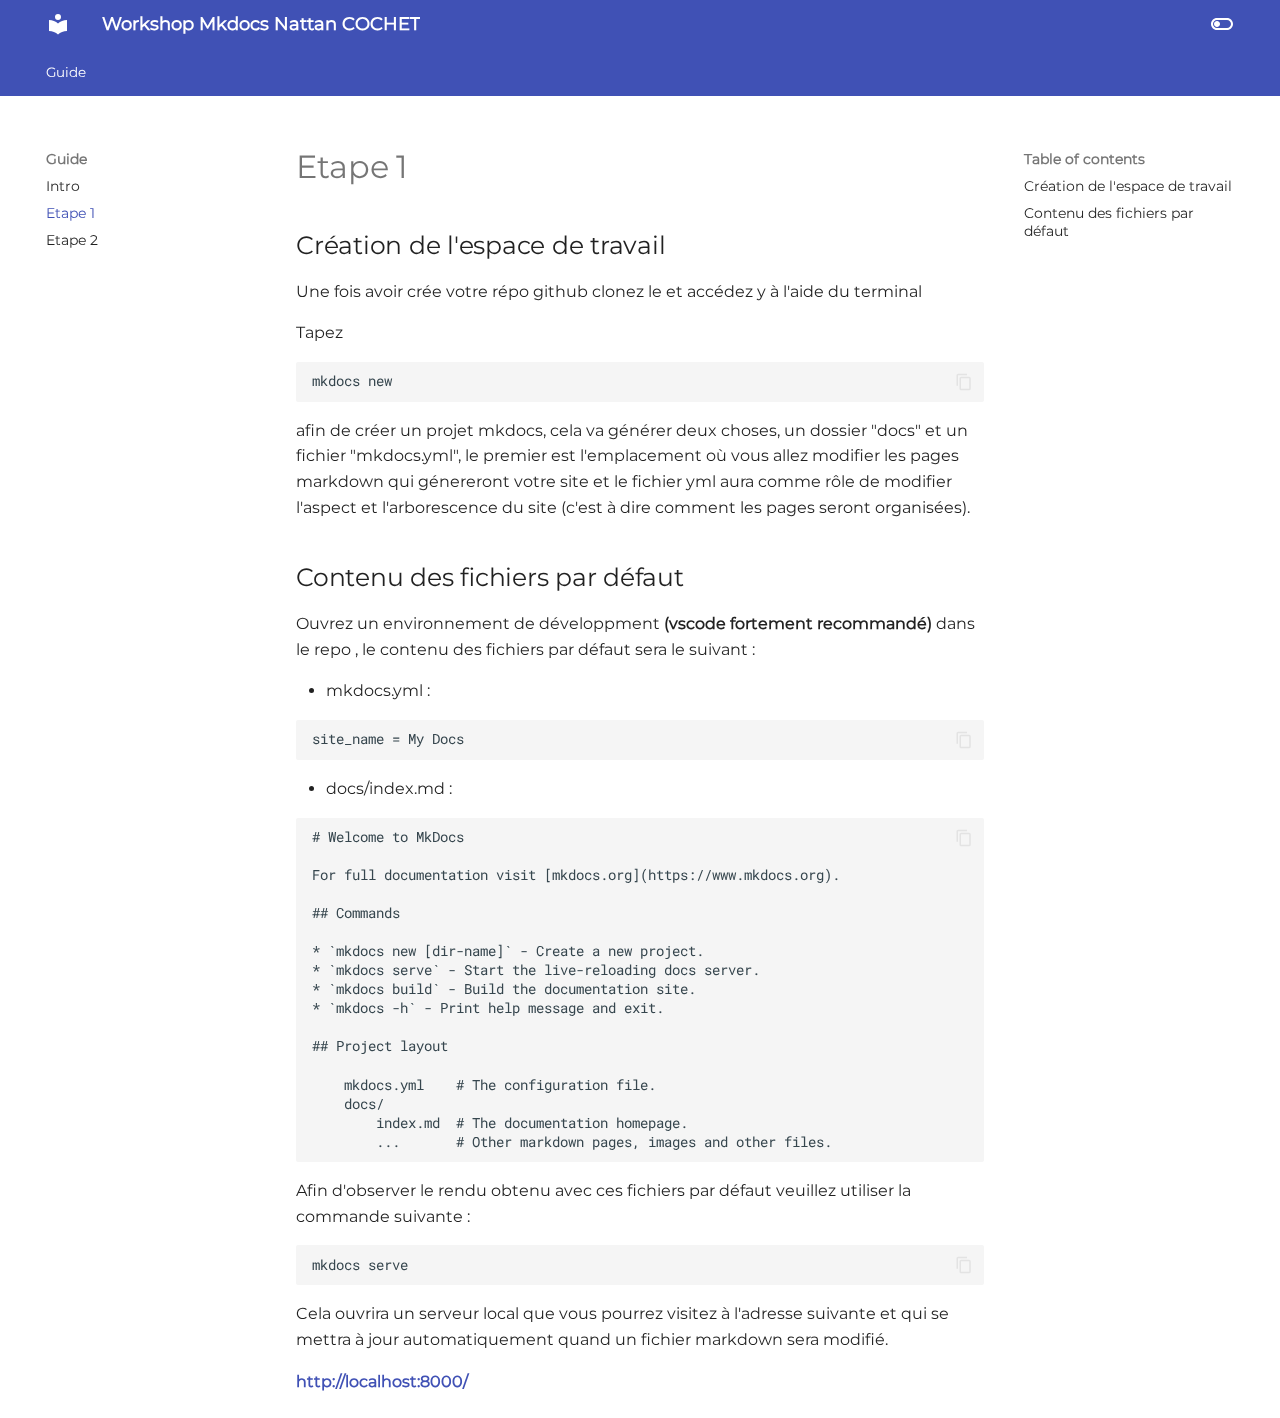
<file: etape1/index.html>
<!doctype html>
<html lang="en" class="no-js">
  <head>
    
      <meta charset="utf-8">
      <meta name="viewport" content="width=device-width,initial-scale=1">
      
      
      
      
        <link rel="prev" href="../intro/">
      
      
        <link rel="next" href="../etape2/">
      
      
      <link rel="icon" href="../assets/images/favicon.png">
      <meta name="generator" content="mkdocs-1.5.3, mkdocs-material-9.5.5">
    
    
      
        <title>Etape 1 - Workshop Mkdocs Nattan COCHET</title>
      
    
    
      <link rel="stylesheet" href="../assets/stylesheets/main.50c56a3b.min.css">
      
        
        <link rel="stylesheet" href="../assets/stylesheets/palette.06af60db.min.css">
      
      


    
    
      
    
    
      
        
        
        <link rel="preconnect" href="https://fonts.gstatic.com" crossorigin>
        <link rel="stylesheet" href="https://fonts.googleapis.com/css?family=Roboto:300,300i,400,400i,700,700i%7CRoboto+Mono:400,400i,700,700i&display=fallback">
        <style>:root{--md-text-font:"Roboto";--md-code-font:"Roboto Mono"}</style>
      
    
    
      <link rel="stylesheet" href="../stylesheet/style.css">
    
    <script>__md_scope=new URL("..",location),__md_hash=e=>[...e].reduce((e,_)=>(e<<5)-e+_.charCodeAt(0),0),__md_get=(e,_=localStorage,t=__md_scope)=>JSON.parse(_.getItem(t.pathname+"."+e)),__md_set=(e,_,t=localStorage,a=__md_scope)=>{try{t.setItem(a.pathname+"."+e,JSON.stringify(_))}catch(e){}}</script>
    
      

    
    
      
        <meta  property="og:type"  content="website" >
      
        <meta  property="og:title"  content="Etape 1 - Workshop Mkdocs Nattan COCHET" >
      
        <meta  property="og:description"  content="None" >
      
        <meta  property="og:image"  content="./assets/images/social/etape1.png" >
      
        <meta  property="og:image:type"  content="image/png" >
      
        <meta  property="og:image:width"  content="1200" >
      
        <meta  property="og:image:height"  content="630" >
      
        <meta  property="og:url"  content="None" >
      
        <meta  name="twitter:card"  content="summary_large_image" >
      
        <meta  name="twitter:title"  content="Etape 1 - Workshop Mkdocs Nattan COCHET" >
      
        <meta  name="twitter:description"  content="None" >
      
        <meta  name="twitter:image"  content="./assets/images/social/etape1.png" >
      
    
    
  </head>
  
  
    
    
      
    
    
    
    
    <body dir="ltr" data-md-color-scheme="default" data-md-color-primary="indigo" data-md-color-accent="red">
  
    
    <input class="md-toggle" data-md-toggle="drawer" type="checkbox" id="__drawer" autocomplete="off">
    <input class="md-toggle" data-md-toggle="search" type="checkbox" id="__search" autocomplete="off">
    <label class="md-overlay" for="__drawer"></label>
    <div data-md-component="skip">
      
        
        <a href="#etape-1" class="md-skip">
          Skip to content
        </a>
      
    </div>
    <div data-md-component="announce">
      
    </div>
    
    
      

<header class="md-header" data-md-component="header">
  <nav class="md-header__inner md-grid" aria-label="Header">
    <a href=".." title="Workshop Mkdocs Nattan COCHET" class="md-header__button md-logo" aria-label="Workshop Mkdocs Nattan COCHET" data-md-component="logo">
      
  
  <svg xmlns="http://www.w3.org/2000/svg" viewBox="0 0 24 24"><path d="M12 8a3 3 0 0 0 3-3 3 3 0 0 0-3-3 3 3 0 0 0-3 3 3 3 0 0 0 3 3m0 3.54C9.64 9.35 6.5 8 3 8v11c3.5 0 6.64 1.35 9 3.54 2.36-2.19 5.5-3.54 9-3.54V8c-3.5 0-6.64 1.35-9 3.54Z"/></svg>

    </a>
    <label class="md-header__button md-icon" for="__drawer">
      
      <svg xmlns="http://www.w3.org/2000/svg" viewBox="0 0 24 24"><path d="M3 6h18v2H3V6m0 5h18v2H3v-2m0 5h18v2H3v-2Z"/></svg>
    </label>
    <div class="md-header__title" data-md-component="header-title">
      <div class="md-header__ellipsis">
        <div class="md-header__topic">
          <span class="md-ellipsis">
            Workshop Mkdocs Nattan COCHET
          </span>
        </div>
        <div class="md-header__topic" data-md-component="header-topic">
          <span class="md-ellipsis">
            
              Etape 1
            
          </span>
        </div>
      </div>
    </div>
    
      
        <form class="md-header__option" data-md-component="palette">
  
    
    
    
    <input class="md-option" data-md-color-media="" data-md-color-scheme="default" data-md-color-primary="indigo" data-md-color-accent="red"  aria-label="Switch to dark mode"  type="radio" name="__palette" id="__palette_0">
    
      <label class="md-header__button md-icon" title="Switch to dark mode" for="__palette_1" hidden>
        <svg xmlns="http://www.w3.org/2000/svg" viewBox="0 0 24 24"><path d="M17 6H7c-3.31 0-6 2.69-6 6s2.69 6 6 6h10c3.31 0 6-2.69 6-6s-2.69-6-6-6zm0 10H7c-2.21 0-4-1.79-4-4s1.79-4 4-4h10c2.21 0 4 1.79 4 4s-1.79 4-4 4zM7 9c-1.66 0-3 1.34-3 3s1.34 3 3 3 3-1.34 3-3-1.34-3-3-3z"/></svg>
      </label>
    
  
    
    
    
    <input class="md-option" data-md-color-media="" data-md-color-scheme="slate" data-md-color-primary="indigo" data-md-color-accent="blue"  aria-label="Switch to light mode"  type="radio" name="__palette" id="__palette_1">
    
      <label class="md-header__button md-icon" title="Switch to light mode" for="__palette_0" hidden>
        <svg xmlns="http://www.w3.org/2000/svg" viewBox="0 0 24 24"><path d="M17 7H7a5 5 0 0 0-5 5 5 5 0 0 0 5 5h10a5 5 0 0 0 5-5 5 5 0 0 0-5-5m0 8a3 3 0 0 1-3-3 3 3 0 0 1 3-3 3 3 0 0 1 3 3 3 3 0 0 1-3 3Z"/></svg>
      </label>
    
  
</form>
      
    
    
      <script>var media,input,key,value,palette=__md_get("__palette");if(palette&&palette.color){"(prefers-color-scheme)"===palette.color.media&&(media=matchMedia("(prefers-color-scheme: light)"),input=document.querySelector(media.matches?"[data-md-color-media='(prefers-color-scheme: light)']":"[data-md-color-media='(prefers-color-scheme: dark)']"),palette.color.media=input.getAttribute("data-md-color-media"),palette.color.scheme=input.getAttribute("data-md-color-scheme"),palette.color.primary=input.getAttribute("data-md-color-primary"),palette.color.accent=input.getAttribute("data-md-color-accent"));for([key,value]of Object.entries(palette.color))document.body.setAttribute("data-md-color-"+key,value)}</script>
    
    
    
    
  </nav>
  
</header>
    
    <div class="md-container" data-md-component="container">
      
      
        
          
            
<nav class="md-tabs" aria-label="Tabs" data-md-component="tabs">
  <div class="md-grid">
    <ul class="md-tabs__list">
      
        
  
  
    
  
  
    
    
      <li class="md-tabs__item md-tabs__item--active">
        <a href="../intro/" class="md-tabs__link">
          
  
    
  
  Guide

        </a>
      </li>
    
  

      
    </ul>
  </div>
</nav>
          
        
      
      <main class="md-main" data-md-component="main">
        <div class="md-main__inner md-grid">
          
            
              
              <div class="md-sidebar md-sidebar--primary" data-md-component="sidebar" data-md-type="navigation" >
                <div class="md-sidebar__scrollwrap">
                  <div class="md-sidebar__inner">
                    


  


<nav class="md-nav md-nav--primary md-nav--lifted" aria-label="Navigation" data-md-level="0">
  <label class="md-nav__title" for="__drawer">
    <a href=".." title="Workshop Mkdocs Nattan COCHET" class="md-nav__button md-logo" aria-label="Workshop Mkdocs Nattan COCHET" data-md-component="logo">
      
  
  <svg xmlns="http://www.w3.org/2000/svg" viewBox="0 0 24 24"><path d="M12 8a3 3 0 0 0 3-3 3 3 0 0 0-3-3 3 3 0 0 0-3 3 3 3 0 0 0 3 3m0 3.54C9.64 9.35 6.5 8 3 8v11c3.5 0 6.64 1.35 9 3.54 2.36-2.19 5.5-3.54 9-3.54V8c-3.5 0-6.64 1.35-9 3.54Z"/></svg>

    </a>
    Workshop Mkdocs Nattan COCHET
  </label>
  
  <ul class="md-nav__list" data-md-scrollfix>
    
      
      
  
  
    
  
  
  
    
    
      
        
      
        
      
        
      
    
    
    
    
      
      
    
    <li class="md-nav__item md-nav__item--active md-nav__item--section md-nav__item--nested">
      
        
        
        
        <input class="md-nav__toggle md-toggle " type="checkbox" id="__nav_1" checked>
        
          
          <label class="md-nav__link" for="__nav_1" id="__nav_1_label" tabindex="">
            
  
  <span class="md-ellipsis">
    Guide
  </span>
  

            <span class="md-nav__icon md-icon"></span>
          </label>
        
        <nav class="md-nav" data-md-level="1" aria-labelledby="__nav_1_label" aria-expanded="true">
          <label class="md-nav__title" for="__nav_1">
            <span class="md-nav__icon md-icon"></span>
            Guide
          </label>
          <ul class="md-nav__list" data-md-scrollfix>
            
              
                
  
  
  
  
    <li class="md-nav__item">
      <a href="../intro/" class="md-nav__link">
        
  
  <span class="md-ellipsis">
    Intro
  </span>
  

      </a>
    </li>
  

              
            
              
                
  
  
    
  
  
  
    <li class="md-nav__item md-nav__item--active">
      
      <input class="md-nav__toggle md-toggle" type="checkbox" id="__toc">
      
      
        
      
      
        <label class="md-nav__link md-nav__link--active" for="__toc">
          
  
  <span class="md-ellipsis">
    Etape 1
  </span>
  

          <span class="md-nav__icon md-icon"></span>
        </label>
      
      <a href="./" class="md-nav__link md-nav__link--active">
        
  
  <span class="md-ellipsis">
    Etape 1
  </span>
  

      </a>
      
        

<nav class="md-nav md-nav--secondary" aria-label="Table of contents">
  
  
  
    
  
  
    <label class="md-nav__title" for="__toc">
      <span class="md-nav__icon md-icon"></span>
      Table of contents
    </label>
    <ul class="md-nav__list" data-md-component="toc" data-md-scrollfix>
      
        <li class="md-nav__item">
  <a href="#creation-de-lespace-de-travail" class="md-nav__link">
    <span class="md-ellipsis">
      Création de l'espace de travail
    </span>
  </a>
  
</li>
      
        <li class="md-nav__item">
  <a href="#contenu-des-fichiers-par-defaut" class="md-nav__link">
    <span class="md-ellipsis">
      Contenu des fichiers par défaut
    </span>
  </a>
  
</li>
      
    </ul>
  
</nav>
      
    </li>
  

              
            
              
                
  
  
  
  
    <li class="md-nav__item">
      <a href="../etape2/" class="md-nav__link">
        
  
  <span class="md-ellipsis">
    Etape 2
  </span>
  

      </a>
    </li>
  

              
            
          </ul>
        </nav>
      
    </li>
  

    
  </ul>
</nav>
                  </div>
                </div>
              </div>
            
            
              
              <div class="md-sidebar md-sidebar--secondary" data-md-component="sidebar" data-md-type="toc" >
                <div class="md-sidebar__scrollwrap">
                  <div class="md-sidebar__inner">
                    

<nav class="md-nav md-nav--secondary" aria-label="Table of contents">
  
  
  
    
  
  
    <label class="md-nav__title" for="__toc">
      <span class="md-nav__icon md-icon"></span>
      Table of contents
    </label>
    <ul class="md-nav__list" data-md-component="toc" data-md-scrollfix>
      
        <li class="md-nav__item">
  <a href="#creation-de-lespace-de-travail" class="md-nav__link">
    <span class="md-ellipsis">
      Création de l'espace de travail
    </span>
  </a>
  
</li>
      
        <li class="md-nav__item">
  <a href="#contenu-des-fichiers-par-defaut" class="md-nav__link">
    <span class="md-ellipsis">
      Contenu des fichiers par défaut
    </span>
  </a>
  
</li>
      
    </ul>
  
</nav>
                  </div>
                </div>
              </div>
            
          
          
            <div class="md-content" data-md-component="content">
              <article class="md-content__inner md-typeset">
                
                  


<h1 id="etape-1">Etape 1</h1>
<h2 id="creation-de-lespace-de-travail">Création de l'espace de travail</h2>
<p>Une fois avoir crée votre répo github clonez le et accédez y à l'aide du terminal</p>
<p>Tapez</p>
<pre><code class="language-sh">mkdocs new
</code></pre>
<p>afin de créer un projet mkdocs, cela va générer deux choses, un dossier "docs" et un fichier "mkdocs.yml", le premier est l'emplacement où vous allez modifier les pages markdown qui génereront votre site et le fichier yml aura comme rôle de modifier l'aspect et l'arborescence du site (c'est à dire comment les pages seront organisées).</p>
<h2 id="contenu-des-fichiers-par-defaut">Contenu des fichiers par défaut</h2>
<p>Ouvrez un environnement de développment <strong>(vscode fortement recommandé)</strong> dans le repo , le contenu des fichiers par défaut sera le suivant :</p>
<ul>
<li>mkdocs.yml :</li>
</ul>
<pre><code class="language-yml">site_name = My Docs
</code></pre>
<ul>
<li>docs/index.md :</li>
</ul>
<pre><code class="language-markdown"># Welcome to MkDocs

For full documentation visit [mkdocs.org](https://www.mkdocs.org).

## Commands

* `mkdocs new [dir-name]` - Create a new project.
* `mkdocs serve` - Start the live-reloading docs server.
* `mkdocs build` - Build the documentation site.
* `mkdocs -h` - Print help message and exit.

## Project layout

    mkdocs.yml    # The configuration file.
    docs/
        index.md  # The documentation homepage.
        ...       # Other markdown pages, images and other files.
</code></pre>
<p>Afin d'observer le rendu obtenu avec ces fichiers par défaut veuillez utiliser la commande suivante :</p>
<pre><code class="language-sh">mkdocs serve
</code></pre>
<p>Cela ouvrira un serveur local que vous pourrez visitez à l'adresse suivante et qui se mettra à jour automatiquement quand un fichier markdown sera modifié.</p>
<p><a href="http://localhost:8000/">http://localhost:8000/</a></p>







  
  






                
              </article>
            </div>
          
          
  <script>var tabs=__md_get("__tabs");if(Array.isArray(tabs))e:for(var set of document.querySelectorAll(".tabbed-set")){var tab,labels=set.querySelector(".tabbed-labels");for(tab of tabs)for(var label of labels.getElementsByTagName("label"))if(label.innerText.trim()===tab){var input=document.getElementById(label.htmlFor);input.checked=!0;continue e}}</script>

<script>var target=document.getElementById(location.hash.slice(1));target&&target.name&&(target.checked=target.name.startsWith("__tabbed_"))</script>
        </div>
        
          <button type="button" class="md-top md-icon" data-md-component="top" hidden>
  
  <svg xmlns="http://www.w3.org/2000/svg" viewBox="0 0 24 24"><path d="M13 20h-2V8l-5.5 5.5-1.42-1.42L12 4.16l7.92 7.92-1.42 1.42L13 8v12Z"/></svg>
  Back to top
</button>
        
      </main>
      
        <footer class="md-footer">
  
  <div class="md-footer-meta md-typeset">
    <div class="md-footer-meta__inner md-grid">
      <div class="md-copyright">
  
  
    Made with
    <a href="https://squidfunk.github.io/mkdocs-material/" target="_blank" rel="noopener">
      Material for MkDocs
    </a>
  
</div>
      
    </div>
  </div>
</footer>
      
    </div>
    <div class="md-dialog" data-md-component="dialog">
      <div class="md-dialog__inner md-typeset"></div>
    </div>
    
    
    <script id="__config" type="application/json">{"base": "..", "features": ["navigation.tabs", "navigation.top", "navigation.indexes", "search.suggest", "search.highlight", "content.tabs.link", "content.code.annotation", "content.code.copy"], "search": "../assets/javascripts/workers/search.b8dbb3d2.min.js", "translations": {"clipboard.copied": "Copied to clipboard", "clipboard.copy": "Copy to clipboard", "search.result.more.one": "1 more on this page", "search.result.more.other": "# more on this page", "search.result.none": "No matching documents", "search.result.one": "1 matching document", "search.result.other": "# matching documents", "search.result.placeholder": "Type to start searching", "search.result.term.missing": "Missing", "select.version": "Select version"}}</script>
    
    
      <script src="../assets/javascripts/bundle.c18c5fb9.min.js"></script>
      
    
  </body>
</html>
</file>
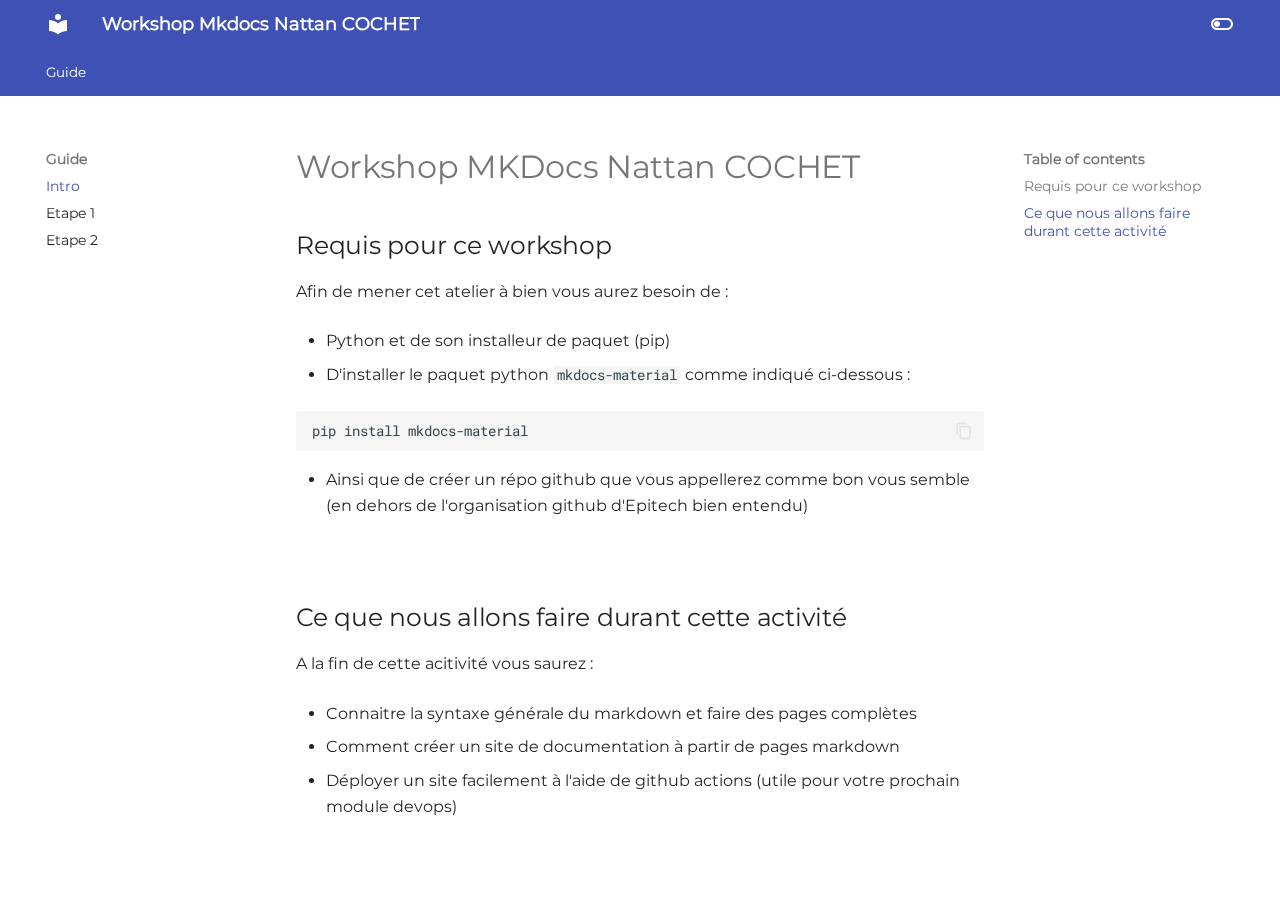
<file: intro/index.html>
<!doctype html>
<html lang="en" class="no-js">
  <head>
    
      <meta charset="utf-8">
      <meta name="viewport" content="width=device-width,initial-scale=1">
      
      
      
      
      
        <link rel="next" href="../etape1/">
      
      
      <link rel="icon" href="../assets/images/favicon.png">
      <meta name="generator" content="mkdocs-1.5.3, mkdocs-material-9.5.5">
    
    
      
        <title>Intro - Workshop Mkdocs Nattan COCHET</title>
      
    
    
      <link rel="stylesheet" href="../assets/stylesheets/main.50c56a3b.min.css">
      
        
        <link rel="stylesheet" href="../assets/stylesheets/palette.06af60db.min.css">
      
      


    
    
      
    
    
      
        
        
        <link rel="preconnect" href="https://fonts.gstatic.com" crossorigin>
        <link rel="stylesheet" href="https://fonts.googleapis.com/css?family=Roboto:300,300i,400,400i,700,700i%7CRoboto+Mono:400,400i,700,700i&display=fallback">
        <style>:root{--md-text-font:"Roboto";--md-code-font:"Roboto Mono"}</style>
      
    
    
      <link rel="stylesheet" href="../stylesheet/style.css">
    
    <script>__md_scope=new URL("..",location),__md_hash=e=>[...e].reduce((e,_)=>(e<<5)-e+_.charCodeAt(0),0),__md_get=(e,_=localStorage,t=__md_scope)=>JSON.parse(_.getItem(t.pathname+"."+e)),__md_set=(e,_,t=localStorage,a=__md_scope)=>{try{t.setItem(a.pathname+"."+e,JSON.stringify(_))}catch(e){}}</script>
    
      

    
    
      
        <meta  property="og:type"  content="website" >
      
        <meta  property="og:title"  content="Intro - Workshop Mkdocs Nattan COCHET" >
      
        <meta  property="og:description"  content="None" >
      
        <meta  property="og:image"  content="./assets/images/social/intro.png" >
      
        <meta  property="og:image:type"  content="image/png" >
      
        <meta  property="og:image:width"  content="1200" >
      
        <meta  property="og:image:height"  content="630" >
      
        <meta  property="og:url"  content="None" >
      
        <meta  name="twitter:card"  content="summary_large_image" >
      
        <meta  name="twitter:title"  content="Intro - Workshop Mkdocs Nattan COCHET" >
      
        <meta  name="twitter:description"  content="None" >
      
        <meta  name="twitter:image"  content="./assets/images/social/intro.png" >
      
    
    
  </head>
  
  
    
    
      
    
    
    
    
    <body dir="ltr" data-md-color-scheme="default" data-md-color-primary="indigo" data-md-color-accent="red">
  
    
    <input class="md-toggle" data-md-toggle="drawer" type="checkbox" id="__drawer" autocomplete="off">
    <input class="md-toggle" data-md-toggle="search" type="checkbox" id="__search" autocomplete="off">
    <label class="md-overlay" for="__drawer"></label>
    <div data-md-component="skip">
      
        
        <a href="#workshop-mkdocs-nattan-cochet" class="md-skip">
          Skip to content
        </a>
      
    </div>
    <div data-md-component="announce">
      
    </div>
    
    
      

<header class="md-header" data-md-component="header">
  <nav class="md-header__inner md-grid" aria-label="Header">
    <a href=".." title="Workshop Mkdocs Nattan COCHET" class="md-header__button md-logo" aria-label="Workshop Mkdocs Nattan COCHET" data-md-component="logo">
      
  
  <svg xmlns="http://www.w3.org/2000/svg" viewBox="0 0 24 24"><path d="M12 8a3 3 0 0 0 3-3 3 3 0 0 0-3-3 3 3 0 0 0-3 3 3 3 0 0 0 3 3m0 3.54C9.64 9.35 6.5 8 3 8v11c3.5 0 6.64 1.35 9 3.54 2.36-2.19 5.5-3.54 9-3.54V8c-3.5 0-6.64 1.35-9 3.54Z"/></svg>

    </a>
    <label class="md-header__button md-icon" for="__drawer">
      
      <svg xmlns="http://www.w3.org/2000/svg" viewBox="0 0 24 24"><path d="M3 6h18v2H3V6m0 5h18v2H3v-2m0 5h18v2H3v-2Z"/></svg>
    </label>
    <div class="md-header__title" data-md-component="header-title">
      <div class="md-header__ellipsis">
        <div class="md-header__topic">
          <span class="md-ellipsis">
            Workshop Mkdocs Nattan COCHET
          </span>
        </div>
        <div class="md-header__topic" data-md-component="header-topic">
          <span class="md-ellipsis">
            
              Intro
            
          </span>
        </div>
      </div>
    </div>
    
      
        <form class="md-header__option" data-md-component="palette">
  
    
    
    
    <input class="md-option" data-md-color-media="" data-md-color-scheme="default" data-md-color-primary="indigo" data-md-color-accent="red"  aria-label="Switch to dark mode"  type="radio" name="__palette" id="__palette_0">
    
      <label class="md-header__button md-icon" title="Switch to dark mode" for="__palette_1" hidden>
        <svg xmlns="http://www.w3.org/2000/svg" viewBox="0 0 24 24"><path d="M17 6H7c-3.31 0-6 2.69-6 6s2.69 6 6 6h10c3.31 0 6-2.69 6-6s-2.69-6-6-6zm0 10H7c-2.21 0-4-1.79-4-4s1.79-4 4-4h10c2.21 0 4 1.79 4 4s-1.79 4-4 4zM7 9c-1.66 0-3 1.34-3 3s1.34 3 3 3 3-1.34 3-3-1.34-3-3-3z"/></svg>
      </label>
    
  
    
    
    
    <input class="md-option" data-md-color-media="" data-md-color-scheme="slate" data-md-color-primary="indigo" data-md-color-accent="blue"  aria-label="Switch to light mode"  type="radio" name="__palette" id="__palette_1">
    
      <label class="md-header__button md-icon" title="Switch to light mode" for="__palette_0" hidden>
        <svg xmlns="http://www.w3.org/2000/svg" viewBox="0 0 24 24"><path d="M17 7H7a5 5 0 0 0-5 5 5 5 0 0 0 5 5h10a5 5 0 0 0 5-5 5 5 0 0 0-5-5m0 8a3 3 0 0 1-3-3 3 3 0 0 1 3-3 3 3 0 0 1 3 3 3 3 0 0 1-3 3Z"/></svg>
      </label>
    
  
</form>
      
    
    
      <script>var media,input,key,value,palette=__md_get("__palette");if(palette&&palette.color){"(prefers-color-scheme)"===palette.color.media&&(media=matchMedia("(prefers-color-scheme: light)"),input=document.querySelector(media.matches?"[data-md-color-media='(prefers-color-scheme: light)']":"[data-md-color-media='(prefers-color-scheme: dark)']"),palette.color.media=input.getAttribute("data-md-color-media"),palette.color.scheme=input.getAttribute("data-md-color-scheme"),palette.color.primary=input.getAttribute("data-md-color-primary"),palette.color.accent=input.getAttribute("data-md-color-accent"));for([key,value]of Object.entries(palette.color))document.body.setAttribute("data-md-color-"+key,value)}</script>
    
    
    
    
  </nav>
  
</header>
    
    <div class="md-container" data-md-component="container">
      
      
        
          
            
<nav class="md-tabs" aria-label="Tabs" data-md-component="tabs">
  <div class="md-grid">
    <ul class="md-tabs__list">
      
        
  
  
    
  
  
    
    
      <li class="md-tabs__item md-tabs__item--active">
        <a href="./" class="md-tabs__link">
          
  
    
  
  Guide

        </a>
      </li>
    
  

      
    </ul>
  </div>
</nav>
          
        
      
      <main class="md-main" data-md-component="main">
        <div class="md-main__inner md-grid">
          
            
              
              <div class="md-sidebar md-sidebar--primary" data-md-component="sidebar" data-md-type="navigation" >
                <div class="md-sidebar__scrollwrap">
                  <div class="md-sidebar__inner">
                    


  


<nav class="md-nav md-nav--primary md-nav--lifted" aria-label="Navigation" data-md-level="0">
  <label class="md-nav__title" for="__drawer">
    <a href=".." title="Workshop Mkdocs Nattan COCHET" class="md-nav__button md-logo" aria-label="Workshop Mkdocs Nattan COCHET" data-md-component="logo">
      
  
  <svg xmlns="http://www.w3.org/2000/svg" viewBox="0 0 24 24"><path d="M12 8a3 3 0 0 0 3-3 3 3 0 0 0-3-3 3 3 0 0 0-3 3 3 3 0 0 0 3 3m0 3.54C9.64 9.35 6.5 8 3 8v11c3.5 0 6.64 1.35 9 3.54 2.36-2.19 5.5-3.54 9-3.54V8c-3.5 0-6.64 1.35-9 3.54Z"/></svg>

    </a>
    Workshop Mkdocs Nattan COCHET
  </label>
  
  <ul class="md-nav__list" data-md-scrollfix>
    
      
      
  
  
    
  
  
  
    
    
      
        
      
        
      
        
      
    
    
    
    
      
      
    
    <li class="md-nav__item md-nav__item--active md-nav__item--section md-nav__item--nested">
      
        
        
        
        <input class="md-nav__toggle md-toggle " type="checkbox" id="__nav_1" checked>
        
          
          <label class="md-nav__link" for="__nav_1" id="__nav_1_label" tabindex="">
            
  
  <span class="md-ellipsis">
    Guide
  </span>
  

            <span class="md-nav__icon md-icon"></span>
          </label>
        
        <nav class="md-nav" data-md-level="1" aria-labelledby="__nav_1_label" aria-expanded="true">
          <label class="md-nav__title" for="__nav_1">
            <span class="md-nav__icon md-icon"></span>
            Guide
          </label>
          <ul class="md-nav__list" data-md-scrollfix>
            
              
                
  
  
    
  
  
  
    <li class="md-nav__item md-nav__item--active">
      
      <input class="md-nav__toggle md-toggle" type="checkbox" id="__toc">
      
      
        
      
      
        <label class="md-nav__link md-nav__link--active" for="__toc">
          
  
  <span class="md-ellipsis">
    Intro
  </span>
  

          <span class="md-nav__icon md-icon"></span>
        </label>
      
      <a href="./" class="md-nav__link md-nav__link--active">
        
  
  <span class="md-ellipsis">
    Intro
  </span>
  

      </a>
      
        

<nav class="md-nav md-nav--secondary" aria-label="Table of contents">
  
  
  
    
  
  
    <label class="md-nav__title" for="__toc">
      <span class="md-nav__icon md-icon"></span>
      Table of contents
    </label>
    <ul class="md-nav__list" data-md-component="toc" data-md-scrollfix>
      
        <li class="md-nav__item">
  <a href="#requis-pour-ce-workshop" class="md-nav__link">
    <span class="md-ellipsis">
      Requis pour ce workshop
    </span>
  </a>
  
</li>
      
        <li class="md-nav__item">
  <a href="#ce-que-nous-allons-faire-durant-cette-activite" class="md-nav__link">
    <span class="md-ellipsis">
      Ce que nous allons faire durant cette activité
    </span>
  </a>
  
</li>
      
    </ul>
  
</nav>
      
    </li>
  

              
            
              
                
  
  
  
  
    <li class="md-nav__item">
      <a href="../etape1/" class="md-nav__link">
        
  
  <span class="md-ellipsis">
    Etape 1
  </span>
  

      </a>
    </li>
  

              
            
              
                
  
  
  
  
    <li class="md-nav__item">
      <a href="../etape2/" class="md-nav__link">
        
  
  <span class="md-ellipsis">
    Etape 2
  </span>
  

      </a>
    </li>
  

              
            
          </ul>
        </nav>
      
    </li>
  

    
  </ul>
</nav>
                  </div>
                </div>
              </div>
            
            
              
              <div class="md-sidebar md-sidebar--secondary" data-md-component="sidebar" data-md-type="toc" >
                <div class="md-sidebar__scrollwrap">
                  <div class="md-sidebar__inner">
                    

<nav class="md-nav md-nav--secondary" aria-label="Table of contents">
  
  
  
    
  
  
    <label class="md-nav__title" for="__toc">
      <span class="md-nav__icon md-icon"></span>
      Table of contents
    </label>
    <ul class="md-nav__list" data-md-component="toc" data-md-scrollfix>
      
        <li class="md-nav__item">
  <a href="#requis-pour-ce-workshop" class="md-nav__link">
    <span class="md-ellipsis">
      Requis pour ce workshop
    </span>
  </a>
  
</li>
      
        <li class="md-nav__item">
  <a href="#ce-que-nous-allons-faire-durant-cette-activite" class="md-nav__link">
    <span class="md-ellipsis">
      Ce que nous allons faire durant cette activité
    </span>
  </a>
  
</li>
      
    </ul>
  
</nav>
                  </div>
                </div>
              </div>
            
          
          
            <div class="md-content" data-md-component="content">
              <article class="md-content__inner md-typeset">
                
                  


<h1 id="workshop-mkdocs-nattan-cochet">Workshop MKDocs Nattan COCHET</h1>
<h2 id="requis-pour-ce-workshop">Requis pour ce workshop</h2>
<p>Afin de mener cet atelier à bien vous aurez besoin de :</p>
<ul>
<li>
<p>Python et de son installeur de paquet (pip)</p>
</li>
<li>
<p>D'installer le paquet python <code>mkdocs-material</code> comme indiqué ci-dessous :</p>
</li>
</ul>
<pre><code class="language-sh">pip install mkdocs-material
</code></pre>
<ul>
<li>Ainsi que de créer un répo github que vous appellerez comme bon vous semble (en dehors de l'organisation github d'Epitech bien entendu)</li>
</ul>
<p><br></p>
<h2 id="ce-que-nous-allons-faire-durant-cette-activite">Ce que nous allons faire durant cette activité</h2>
<p>A la fin de cette acitivité vous saurez :</p>
<ul>
<li>
<p>Connaitre la syntaxe générale du markdown et faire des pages complètes</p>
</li>
<li>
<p>Comment créer un site de documentation à partir de pages markdown</p>
</li>
<li>
<p>Déployer un site facilement à l'aide de github actions (utile pour votre prochain module devops)</p>
</li>
</ul>







  
  






                
              </article>
            </div>
          
          
  <script>var tabs=__md_get("__tabs");if(Array.isArray(tabs))e:for(var set of document.querySelectorAll(".tabbed-set")){var tab,labels=set.querySelector(".tabbed-labels");for(tab of tabs)for(var label of labels.getElementsByTagName("label"))if(label.innerText.trim()===tab){var input=document.getElementById(label.htmlFor);input.checked=!0;continue e}}</script>

<script>var target=document.getElementById(location.hash.slice(1));target&&target.name&&(target.checked=target.name.startsWith("__tabbed_"))</script>
        </div>
        
          <button type="button" class="md-top md-icon" data-md-component="top" hidden>
  
  <svg xmlns="http://www.w3.org/2000/svg" viewBox="0 0 24 24"><path d="M13 20h-2V8l-5.5 5.5-1.42-1.42L12 4.16l7.92 7.92-1.42 1.42L13 8v12Z"/></svg>
  Back to top
</button>
        
      </main>
      
        <footer class="md-footer">
  
  <div class="md-footer-meta md-typeset">
    <div class="md-footer-meta__inner md-grid">
      <div class="md-copyright">
  
  
    Made with
    <a href="https://squidfunk.github.io/mkdocs-material/" target="_blank" rel="noopener">
      Material for MkDocs
    </a>
  
</div>
      
    </div>
  </div>
</footer>
      
    </div>
    <div class="md-dialog" data-md-component="dialog">
      <div class="md-dialog__inner md-typeset"></div>
    </div>
    
    
    <script id="__config" type="application/json">{"base": "..", "features": ["navigation.tabs", "navigation.top", "navigation.indexes", "search.suggest", "search.highlight", "content.tabs.link", "content.code.annotation", "content.code.copy"], "search": "../assets/javascripts/workers/search.b8dbb3d2.min.js", "translations": {"clipboard.copied": "Copied to clipboard", "clipboard.copy": "Copy to clipboard", "search.result.more.one": "1 more on this page", "search.result.more.other": "# more on this page", "search.result.none": "No matching documents", "search.result.one": "1 matching document", "search.result.other": "# matching documents", "search.result.placeholder": "Type to start searching", "search.result.term.missing": "Missing", "select.version": "Select version"}}</script>
    
    
      <script src="../assets/javascripts/bundle.c18c5fb9.min.js"></script>
      
    
  </body>
</html>
</file>
<file: stylesheet/style.css>
@font-face {
    font-family: 'Ubuntu';
    src: url('../font/Montserrat-VariableFont_wght.ttf') format('truetype');
    font-weight: 400;
    font-style: normal;
}

input {
    font-family: 'Ubuntu', sans-serif;
}

body {
    font-family: 'Ubuntu', sans-serif;
}

/* prevents the copyrighted footer to display */
.md-footer-meta {
    display: none;
}

/* Main title displayed at the upper left corner*/
.md-header__topic:first-child {
    color: white
}

/* top bar titles */
.md-tabs__item {
    color: white
}

/* bigger top links */
.md-tabs__link {
    font-size: 135%;
}

/* links with a similar aspect than those of the CHM */
.md-typeset a, .md-typeset a:before {
    transition: color 125ms;
    font-weight: bold;
    /*color: #26ff00;*/
    word-break: break-word;
}

/* better details admonitions */
.md-typeset .admonition>*, .md-typeset details>* {
    box-sizing: unset;
    font-size: 15px;
}

:root [data-md-color-scheme=default] {
	--md-primary-bg-color--light: black; /* search bar prompt color */
}

/* search bar aspect */
@media screen and (min-width: 60em) {
    .md-search__form {
        background-color: white;
        border-radius: .1rem;
        height: 1.8rem;
    }
}

/* prompt text color (didnt work as of 07/11/2023)*/
form[name="search"] {
    color: black;
}

/* prompt text color (didnt work as of 07/11/2023)*/
[data-md-toggle=search]:checked~.md-header .md-search__input+.md-search__icon {
    color: black;
}

/* search fill background */
.md-search__input {
    background: white;
}

/* search results text color */
.md-search-result__meta {
    color: black;
}

/* black lens icon */
[dir=ltr] .md-search__icon[for=__search] {
    color: black;
}

/* better looking notes */
.md-typeset .note>.admonition-title, .md-typeset .note>summary {
    background-color: #1e62d338;
}

.md-typeset .admonition.note, .md-typeset details.note {
    border-color: #0077ff;
    border-width: 0.1rem;
}

/* warning */
.md-typeset .admonition.warning, .md-typeset details.warning {
    border-color: #ff3c00;
    border-width: 0.1rem;
}
.md-typeset .warning >.admonition-title, .md-typeset .warning > summary {
    background-color: #7a113b38;
}

/* better tables */
.md-typeset table {
    border-collapse: collapse;
    width: 100%;
    margin-bottom: 20px;
}

/* better tables*/
th, td {
    padding: 12px 15px;
    border-bottom: 1px solid #000000;
    border-right: 1px solid #000000;
    border-left: 1px solid #000000;
    border-top: 1px solid #000000;
}

/* better column name cell */
th {
    background-color: #f2f2f2;
	font-weight: bold;
}

thead th:empty {
    border: thin solid red !important;
    display: none;
}

/* color when hovering over table cells (not column names) */
tr:hover, td:hover {
    background-color: #f7ebeb;
}

/* fixes an issue where the top border of a table cell would not show as black */
.md-typeset table:not([class]) td {
    border-top: 1px solid #000000;
	padding: .9375em 1.25em;
    vertical-align: top;
}
</file>
<file: assets/stylesheets/main.50c56a3b.min.css>
@charset "UTF-8";html{-webkit-text-size-adjust:none;-moz-text-size-adjust:none;text-size-adjust:none;box-sizing:border-box}*,:after,:before{box-sizing:inherit}@media (prefers-reduced-motion){*,:after,:before{transition:none!important}}body{margin:0}a,button,input,label{-webkit-tap-highlight-color:transparent}a{color:inherit;text-decoration:none}hr{border:0;box-sizing:initial;display:block;height:.05rem;overflow:visible;padding:0}small{font-size:80%}sub,sup{line-height:1em}img{border-style:none}table{border-collapse:initial;border-spacing:0}td,th{font-weight:400;vertical-align:top}button{background:#0000;border:0;font-family:inherit;font-size:inherit;margin:0;padding:0}input{border:0;outline:none}:root{--md-primary-fg-color:#4051b5;--md-primary-fg-color--light:#5d6cc0;--md-primary-fg-color--dark:#303fa1;--md-primary-bg-color:#fff;--md-primary-bg-color--light:#ffffffb3;--md-accent-fg-color:#526cfe;--md-accent-fg-color--transparent:#526cfe1a;--md-accent-bg-color:#fff;--md-accent-bg-color--light:#ffffffb3}[data-md-color-scheme=default]{color-scheme:light}[data-md-color-scheme=default] img[src$="#gh-dark-mode-only"],[data-md-color-scheme=default] img[src$="#only-dark"]{display:none}:root,[data-md-color-scheme=default]{--md-hue:225deg;--md-default-fg-color:#000000de;--md-default-fg-color--light:#0000008a;--md-default-fg-color--lighter:#00000052;--md-default-fg-color--lightest:#00000012;--md-default-bg-color:#fff;--md-default-bg-color--light:#ffffffb3;--md-default-bg-color--lighter:#ffffff4d;--md-default-bg-color--lightest:#ffffff1f;--md-code-fg-color:#36464e;--md-code-bg-color:#f5f5f5;--md-code-hl-color:#4287ff;--md-code-hl-color--light:#4287ff1a;--md-code-hl-number-color:#d52a2a;--md-code-hl-special-color:#db1457;--md-code-hl-function-color:#a846b9;--md-code-hl-constant-color:#6e59d9;--md-code-hl-keyword-color:#3f6ec6;--md-code-hl-string-color:#1c7d4d;--md-code-hl-name-color:var(--md-code-fg-color);--md-code-hl-operator-color:var(--md-default-fg-color--light);--md-code-hl-punctuation-color:var(--md-default-fg-color--light);--md-code-hl-comment-color:var(--md-default-fg-color--light);--md-code-hl-generic-color:var(--md-default-fg-color--light);--md-code-hl-variable-color:var(--md-default-fg-color--light);--md-typeset-color:var(--md-default-fg-color);--md-typeset-a-color:var(--md-primary-fg-color);--md-typeset-del-color:#f5503d26;--md-typeset-ins-color:#0bd57026;--md-typeset-kbd-color:#fafafa;--md-typeset-kbd-accent-color:#fff;--md-typeset-kbd-border-color:#b8b8b8;--md-typeset-mark-color:#ffff0080;--md-typeset-table-color:#0000001f;--md-typeset-table-color--light:rgba(0,0,0,.035);--md-admonition-fg-color:var(--md-default-fg-color);--md-admonition-bg-color:var(--md-default-bg-color);--md-warning-fg-color:#000000de;--md-warning-bg-color:#ff9;--md-footer-fg-color:#fff;--md-footer-fg-color--light:#ffffffb3;--md-footer-fg-color--lighter:#ffffff73;--md-footer-bg-color:#000000de;--md-footer-bg-color--dark:#00000052;--md-shadow-z1:0 0.2rem 0.5rem #0000000d,0 0 0.05rem #0000001a;--md-shadow-z2:0 0.2rem 0.5rem #0000001a,0 0 0.05rem #00000040;--md-shadow-z3:0 0.2rem 0.5rem #0003,0 0 0.05rem #00000059}.md-icon svg{fill:currentcolor;display:block;height:1.2rem;width:1.2rem}body{-webkit-font-smoothing:antialiased;-moz-osx-font-smoothing:grayscale;--md-text-font-family:var(--md-text-font,_),-apple-system,BlinkMacSystemFont,Helvetica,Arial,sans-serif;--md-code-font-family:var(--md-code-font,_),SFMono-Regular,Consolas,Menlo,monospace}aside,body,input{font-feature-settings:"kern","liga";color:var(--md-typeset-color);font-family:var(--md-text-font-family)}code,kbd,pre{font-feature-settings:"kern";font-family:var(--md-code-font-family)}:root{--md-typeset-table-sort-icon:url('data:image/svg+xml;charset=utf-8,<svg xmlns="http://www.w3.org/2000/svg" viewBox="0 0 24 24"><path d="m18 21-4-4h3V7h-3l4-4 4 4h-3v10h3M2 19v-2h10v2M2 13v-2h7v2M2 7V5h4v2H2Z"/></svg>');--md-typeset-table-sort-icon--asc:url('data:image/svg+xml;charset=utf-8,<svg xmlns="http://www.w3.org/2000/svg" viewBox="0 0 24 24"><path d="M19 17h3l-4 4-4-4h3V3h2M2 17h10v2H2M6 5v2H2V5m0 6h7v2H2v-2Z"/></svg>');--md-typeset-table-sort-icon--desc:url('data:image/svg+xml;charset=utf-8,<svg xmlns="http://www.w3.org/2000/svg" viewBox="0 0 24 24"><path d="M19 7h3l-4-4-4 4h3v14h2M2 17h10v2H2M6 5v2H2V5m0 6h7v2H2v-2Z"/></svg>')}.md-typeset{-webkit-print-color-adjust:exact;color-adjust:exact;font-size:.8rem;line-height:1.6}@media print{.md-typeset{font-size:.68rem}}.md-typeset blockquote,.md-typeset dl,.md-typeset figure,.md-typeset ol,.md-typeset pre,.md-typeset ul{margin-bottom:1em;margin-top:1em}.md-typeset h1{color:var(--md-default-fg-color--light);font-size:2em;line-height:1.3;margin:0 0 1.25em}.md-typeset h1,.md-typeset h2{font-weight:300;letter-spacing:-.01em}.md-typeset h2{font-size:1.5625em;line-height:1.4;margin:1.6em 0 .64em}.md-typeset h3{font-size:1.25em;font-weight:400;letter-spacing:-.01em;line-height:1.5;margin:1.6em 0 .8em}.md-typeset h2+h3{margin-top:.8em}.md-typeset h4{font-weight:700;letter-spacing:-.01em;margin:1em 0}.md-typeset h5,.md-typeset h6{color:var(--md-default-fg-color--light);font-size:.8em;font-weight:700;letter-spacing:-.01em;margin:1.25em 0}.md-typeset h5{text-transform:uppercase}.md-typeset hr{border-bottom:.05rem solid var(--md-default-fg-color--lightest);display:flow-root;margin:1.5em 0}.md-typeset a{color:var(--md-typeset-a-color);word-break:break-word}.md-typeset a,.md-typeset a:before{transition:color 125ms}.md-typeset a:focus,.md-typeset a:hover{color:var(--md-accent-fg-color)}.md-typeset a:focus code,.md-typeset a:hover code{background-color:var(--md-accent-fg-color--transparent)}.md-typeset a code{color:currentcolor;transition:background-color 125ms}.md-typeset a.focus-visible{outline-color:var(--md-accent-fg-color);outline-offset:.2rem}.md-typeset code,.md-typeset kbd,.md-typeset pre{color:var(--md-code-fg-color);direction:ltr;font-variant-ligatures:none}@media print{.md-typeset code,.md-typeset kbd,.md-typeset pre{white-space:pre-wrap}}.md-typeset code{background-color:var(--md-code-bg-color);border-radius:.1rem;-webkit-box-decoration-break:clone;box-decoration-break:clone;font-size:.85em;padding:0 .2941176471em;word-break:break-word}.md-typeset code:not(.focus-visible){-webkit-tap-highlight-color:transparent;outline:none}.md-typeset pre{display:flow-root;line-height:1.4;position:relative}.md-typeset pre>code{-webkit-box-decoration-break:slice;box-decoration-break:slice;box-shadow:none;display:block;margin:0;outline-color:var(--md-accent-fg-color);overflow:auto;padding:.7720588235em 1.1764705882em;scrollbar-color:var(--md-default-fg-color--lighter) #0000;scrollbar-width:thin;touch-action:auto;word-break:normal}.md-typeset pre>code:hover{scrollbar-color:var(--md-accent-fg-color) #0000}.md-typeset pre>code::-webkit-scrollbar{height:.2rem;width:.2rem}.md-typeset pre>code::-webkit-scrollbar-thumb{background-color:var(--md-default-fg-color--lighter)}.md-typeset pre>code::-webkit-scrollbar-thumb:hover{background-color:var(--md-accent-fg-color)}.md-typeset kbd{background-color:var(--md-typeset-kbd-color);border-radius:.1rem;box-shadow:0 .1rem 0 .05rem var(--md-typeset-kbd-border-color),0 .1rem 0 var(--md-typeset-kbd-border-color),0 -.1rem .2rem var(--md-typeset-kbd-accent-color) inset;color:var(--md-default-fg-color);display:inline-block;font-size:.75em;padding:0 .6666666667em;vertical-align:text-top;word-break:break-word}.md-typeset mark{background-color:var(--md-typeset-mark-color);-webkit-box-decoration-break:clone;box-decoration-break:clone;color:inherit;word-break:break-word}.md-typeset abbr{border-bottom:.05rem dotted var(--md-default-fg-color--light);cursor:help;text-decoration:none}.md-typeset small{opacity:.75}[dir=ltr] .md-typeset sub,[dir=ltr] .md-typeset sup{margin-left:.078125em}[dir=rtl] .md-typeset sub,[dir=rtl] .md-typeset sup{margin-right:.078125em}[dir=ltr] .md-typeset blockquote{padding-left:.6rem}[dir=rtl] .md-typeset blockquote{padding-right:.6rem}[dir=ltr] .md-typeset blockquote{border-left:.2rem solid var(--md-default-fg-color--lighter)}[dir=rtl] .md-typeset blockquote{border-right:.2rem solid var(--md-default-fg-color--lighter)}.md-typeset blockquote{color:var(--md-default-fg-color--light);margin-left:0;margin-right:0}.md-typeset ul{list-style-type:disc}[dir=ltr] .md-typeset ol,[dir=ltr] .md-typeset ul{margin-left:.625em}[dir=rtl] .md-typeset ol,[dir=rtl] .md-typeset ul{margin-right:.625em}.md-typeset ol,.md-typeset ul{padding:0}.md-typeset ol:not([hidden]),.md-typeset ul:not([hidden]){display:flow-root}.md-typeset ol ol,.md-typeset ul ol{list-style-type:lower-alpha}.md-typeset ol ol ol,.md-typeset ul ol ol{list-style-type:lower-roman}[dir=ltr] .md-typeset ol li,[dir=ltr] .md-typeset ul li{margin-left:1.25em}[dir=rtl] .md-typeset ol li,[dir=rtl] .md-typeset ul li{margin-right:1.25em}.md-typeset ol li,.md-typeset ul li{margin-bottom:.5em}.md-typeset ol li blockquote,.md-typeset ol li p,.md-typeset ul li blockquote,.md-typeset ul li p{margin:.5em 0}.md-typeset ol li:last-child,.md-typeset ul li:last-child{margin-bottom:0}[dir=ltr] .md-typeset ol li ol,[dir=ltr] .md-typeset ol li ul,[dir=ltr] .md-typeset ul li ol,[dir=ltr] .md-typeset ul li ul{margin-left:.625em}[dir=rtl] .md-typeset ol li ol,[dir=rtl] .md-typeset ol li ul,[dir=rtl] .md-typeset ul li ol,[dir=rtl] .md-typeset ul li ul{margin-right:.625em}.md-typeset ol li ol,.md-typeset ol li ul,.md-typeset ul li ol,.md-typeset ul li ul{margin-bottom:.5em;margin-top:.5em}[dir=ltr] .md-typeset dd{margin-left:1.875em}[dir=rtl] .md-typeset dd{margin-right:1.875em}.md-typeset dd{margin-bottom:1.5em;margin-top:1em}.md-typeset img,.md-typeset svg,.md-typeset video{height:auto;max-width:100%}.md-typeset img[align=left]{margin:1em 1em 1em 0}.md-typeset img[align=right]{margin:1em 0 1em 1em}.md-typeset img[align]:only-child{margin-top:0}.md-typeset figure{display:flow-root;margin:1em auto;max-width:100%;text-align:center;width:-webkit-fit-content;width:-moz-fit-content;width:fit-content}.md-typeset figure img{display:block}.md-typeset figcaption{font-style:italic;margin:1em auto;max-width:24rem}.md-typeset iframe{max-width:100%}.md-typeset table:not([class]){background-color:var(--md-default-bg-color);border:.05rem solid var(--md-typeset-table-color);border-radius:.1rem;display:inline-block;font-size:.64rem;max-width:100%;overflow:auto;touch-action:auto}@media print{.md-typeset table:not([class]){display:table}}.md-typeset table:not([class])+*{margin-top:1.5em}.md-typeset table:not([class]) td>:first-child,.md-typeset table:not([class]) th>:first-child{margin-top:0}.md-typeset table:not([class]) td>:last-child,.md-typeset table:not([class]) th>:last-child{margin-bottom:0}.md-typeset table:not([class]) td:not([align]),.md-typeset table:not([class]) th:not([align]){text-align:left}[dir=rtl] .md-typeset table:not([class]) td:not([align]),[dir=rtl] .md-typeset table:not([class]) th:not([align]){text-align:right}.md-typeset table:not([class]) th{font-weight:700;min-width:5rem;padding:.9375em 1.25em;vertical-align:top}.md-typeset table:not([class]) td{border-top:.05rem solid var(--md-typeset-table-color);padding:.9375em 1.25em;vertical-align:top}.md-typeset table:not([class]) tbody tr{transition:background-color 125ms}.md-typeset table:not([class]) tbody tr:hover{background-color:var(--md-typeset-table-color--light);box-shadow:0 .05rem 0 var(--md-default-bg-color) inset}.md-typeset table:not([class]) a{word-break:normal}.md-typeset table th[role=columnheader]{cursor:pointer}[dir=ltr] .md-typeset table th[role=columnheader]:after{margin-left:.5em}[dir=rtl] .md-typeset table th[role=columnheader]:after{margin-right:.5em}.md-typeset table th[role=columnheader]:after{content:"";display:inline-block;height:1.2em;-webkit-mask-image:var(--md-typeset-table-sort-icon);mask-image:var(--md-typeset-table-sort-icon);-webkit-mask-repeat:no-repeat;mask-repeat:no-repeat;-webkit-mask-size:contain;mask-size:contain;transition:background-color 125ms;vertical-align:text-bottom;width:1.2em}.md-typeset table th[role=columnheader]:hover:after{background-color:var(--md-default-fg-color--lighter)}.md-typeset table th[role=columnheader][aria-sort=ascending]:after{background-color:var(--md-default-fg-color--light);-webkit-mask-image:var(--md-typeset-table-sort-icon--asc);mask-image:var(--md-typeset-table-sort-icon--asc)}.md-typeset table th[role=columnheader][aria-sort=descending]:after{background-color:var(--md-default-fg-color--light);-webkit-mask-image:var(--md-typeset-table-sort-icon--desc);mask-image:var(--md-typeset-table-sort-icon--desc)}.md-typeset__scrollwrap{margin:1em -.8rem;overflow-x:auto;touch-action:auto}.md-typeset__table{display:inline-block;margin-bottom:.5em;padding:0 .8rem}@media print{.md-typeset__table{display:block}}html .md-typeset__table table{display:table;margin:0;overflow:hidden;width:100%}@media screen and (max-width:44.984375em){.md-content__inner>pre{margin:1em -.8rem}.md-content__inner>pre code{border-radius:0}}.md-typeset .md-author{border-radius:100%;display:block;flex-shrink:0;height:1.6rem;overflow:hidden;position:relative;transition:color 125ms,transform 125ms;width:1.6rem}.md-typeset .md-author img{display:block}.md-typeset .md-author--more{background:var(--md-default-fg-color--lightest);color:var(--md-default-fg-color--lighter);font-size:.6rem;font-weight:700;line-height:1.6rem;text-align:center}.md-typeset .md-author--long{height:2.4rem;width:2.4rem}.md-typeset a.md-author{transform:scale(1)}.md-typeset a.md-author img{filter:grayscale(100%) opacity(75%);transition:filter 125ms}.md-typeset a.md-author:focus,.md-typeset a.md-author:hover{transform:scale(1.1);z-index:1}.md-typeset a.md-author:focus img,.md-typeset a.md-author:hover img{filter:grayscale(0)}.md-banner{background-color:var(--md-footer-bg-color);color:var(--md-footer-fg-color);overflow:auto}@media print{.md-banner{display:none}}.md-banner--warning{background-color:var(--md-warning-bg-color);color:var(--md-warning-fg-color)}.md-banner__inner{font-size:.7rem;margin:.6rem auto;padding:0 .8rem}[dir=ltr] .md-banner__button{float:right}[dir=rtl] .md-banner__button{float:left}.md-banner__button{color:inherit;cursor:pointer;transition:opacity .25s}.no-js .md-banner__button{display:none}.md-banner__button:hover{opacity:.7}html{font-size:125%;height:100%;overflow-x:hidden}@media screen and (min-width:100em){html{font-size:137.5%}}@media screen and (min-width:125em){html{font-size:150%}}body{background-color:var(--md-default-bg-color);display:flex;flex-direction:column;font-size:.5rem;min-height:100%;position:relative;width:100%}@media print{body{display:block}}@media screen and (max-width:59.984375em){body[data-md-scrolllock]{position:fixed}}.md-grid{margin-left:auto;margin-right:auto;max-width:61rem}.md-container{display:flex;flex-direction:column;flex-grow:1}@media print{.md-container{display:block}}.md-main{flex-grow:1}.md-main__inner{display:flex;height:100%;margin-top:1.5rem}.md-ellipsis{overflow:hidden;text-overflow:ellipsis}.md-toggle{display:none}.md-option{height:0;opacity:0;position:absolute;width:0}.md-option:checked+label:not([hidden]){display:block}.md-option.focus-visible+label{outline-color:var(--md-accent-fg-color);outline-style:auto}.md-skip{background-color:var(--md-default-fg-color);border-radius:.1rem;color:var(--md-default-bg-color);font-size:.64rem;margin:.5rem;opacity:0;outline-color:var(--md-accent-fg-color);padding:.3rem .5rem;position:fixed;transform:translateY(.4rem);z-index:-1}.md-skip:focus{opacity:1;transform:translateY(0);transition:transform .25s cubic-bezier(.4,0,.2,1),opacity 175ms 75ms;z-index:10}@page{margin:25mm}:root{--md-clipboard-icon:url('data:image/svg+xml;charset=utf-8,<svg xmlns="http://www.w3.org/2000/svg" viewBox="0 0 24 24"><path d="M19 21H8V7h11m0-2H8a2 2 0 0 0-2 2v14a2 2 0 0 0 2 2h11a2 2 0 0 0 2-2V7a2 2 0 0 0-2-2m-3-4H4a2 2 0 0 0-2 2v14h2V3h12V1Z"/></svg>')}.md-clipboard{border-radius:.1rem;color:var(--md-default-fg-color--lightest);cursor:pointer;height:1.5em;outline-color:var(--md-accent-fg-color);outline-offset:.1rem;position:absolute;right:.5em;top:.5em;transition:color .25s;width:1.5em;z-index:1}@media print{.md-clipboard{display:none}}.md-clipboard:not(.focus-visible){-webkit-tap-highlight-color:transparent;outline:none}:hover>.md-clipboard{color:var(--md-default-fg-color--light)}.md-clipboard:focus,.md-clipboard:hover{color:var(--md-accent-fg-color)}.md-clipboard:after{background-color:currentcolor;content:"";display:block;height:1.125em;margin:0 auto;-webkit-mask-image:var(--md-clipboard-icon);mask-image:var(--md-clipboard-icon);-webkit-mask-position:center;mask-position:center;-webkit-mask-repeat:no-repeat;mask-repeat:no-repeat;-webkit-mask-size:contain;mask-size:contain;width:1.125em}.md-clipboard--inline{cursor:pointer}.md-clipboard--inline code{transition:color .25s,background-color .25s}.md-clipboard--inline:focus code,.md-clipboard--inline:hover code{background-color:var(--md-accent-fg-color--transparent);color:var(--md-accent-fg-color)}@keyframes consent{0%{opacity:0;transform:translateY(100%)}to{opacity:1;transform:translateY(0)}}@keyframes overlay{0%{opacity:0}to{opacity:1}}.md-consent__overlay{animation:overlay .25s both;-webkit-backdrop-filter:blur(.1rem);backdrop-filter:blur(.1rem);background-color:#0000008a;height:100%;opacity:1;position:fixed;top:0;width:100%;z-index:5}.md-consent__inner{animation:consent .5s cubic-bezier(.1,.7,.1,1) both;background-color:var(--md-default-bg-color);border:0;border-radius:.1rem;bottom:0;box-shadow:0 0 .2rem #0000001a,0 .2rem .4rem #0003;max-height:100%;overflow:auto;padding:0;position:fixed;width:100%;z-index:5}.md-consent__form{padding:.8rem}.md-consent__settings{display:none;margin:1em 0}input:checked+.md-consent__settings{display:block}.md-consent__controls{margin-bottom:.8rem}.md-typeset .md-consent__controls .md-button{display:inline}@media screen and (max-width:44.984375em){.md-typeset .md-consent__controls .md-button{display:block;margin-top:.4rem;text-align:center;width:100%}}.md-consent label{cursor:pointer}.md-content{flex-grow:1;min-width:0}.md-content__inner{margin:0 .8rem 1.2rem;padding-top:.6rem}@media screen and (min-width:76.25em){[dir=ltr] .md-sidebar--primary:not([hidden])~.md-content>.md-content__inner{margin-left:1.2rem}[dir=ltr] .md-sidebar--secondary:not([hidden])~.md-content>.md-content__inner,[dir=rtl] .md-sidebar--primary:not([hidden])~.md-content>.md-content__inner{margin-right:1.2rem}[dir=rtl] .md-sidebar--secondary:not([hidden])~.md-content>.md-content__inner{margin-left:1.2rem}}.md-content__inner:before{content:"";display:block;height:.4rem}.md-content__inner>:last-child{margin-bottom:0}[dir=ltr] .md-content__button{float:right}[dir=rtl] .md-content__button{float:left}[dir=ltr] .md-content__button{margin-left:.4rem}[dir=rtl] .md-content__button{margin-right:.4rem}.md-content__button{margin:.4rem 0;padding:0}@media print{.md-content__button{display:none}}.md-typeset .md-content__button{color:var(--md-default-fg-color--lighter)}.md-content__button svg{display:inline;vertical-align:top}[dir=rtl] .md-content__button svg{transform:scaleX(-1)}[dir=ltr] .md-dialog{right:.8rem}[dir=rtl] .md-dialog{left:.8rem}.md-dialog{background-color:var(--md-default-fg-color);border-radius:.1rem;bottom:.8rem;box-shadow:var(--md-shadow-z3);min-width:11.1rem;opacity:0;padding:.4rem .6rem;pointer-events:none;position:fixed;transform:translateY(100%);transition:transform 0ms .4s,opacity .4s;z-index:4}@media print{.md-dialog{display:none}}.md-dialog--active{opacity:1;pointer-events:auto;transform:translateY(0);transition:transform .4s cubic-bezier(.075,.85,.175,1),opacity .4s}.md-dialog__inner{color:var(--md-default-bg-color);font-size:.7rem}.md-feedback{margin:2em 0 1em;text-align:center}.md-feedback fieldset{border:none;margin:0;padding:0}.md-feedback__title{font-weight:700;margin:1em auto}.md-feedback__inner{position:relative}.md-feedback__list{display:flex;flex-wrap:wrap;place-content:baseline center;position:relative}.md-feedback__list:hover .md-icon:not(:disabled){color:var(--md-default-fg-color--lighter)}:disabled .md-feedback__list{min-height:1.8rem}.md-feedback__icon{color:var(--md-default-fg-color--light);cursor:pointer;flex-shrink:0;margin:0 .1rem;transition:color 125ms}.md-feedback__icon:not(:disabled).md-icon:hover{color:var(--md-accent-fg-color)}.md-feedback__icon:disabled{color:var(--md-default-fg-color--lightest);pointer-events:none}.md-feedback__note{opacity:0;position:relative;transform:translateY(.4rem);transition:transform .4s cubic-bezier(.1,.7,.1,1),opacity .15s}.md-feedback__note>*{margin:0 auto;max-width:16rem}:disabled .md-feedback__note{opacity:1;transform:translateY(0)}.md-footer{background-color:var(--md-footer-bg-color);color:var(--md-footer-fg-color)}@media print{.md-footer{display:none}}.md-footer__inner{justify-content:space-between;overflow:auto;padding:.2rem}.md-footer__inner:not([hidden]){display:flex}.md-footer__link{align-items:end;display:flex;flex-grow:0.01;margin-bottom:.4rem;margin-top:1rem;max-width:100%;outline-color:var(--md-accent-fg-color);overflow:hidden;transition:opacity .25s}.md-footer__link:focus,.md-footer__link:hover{opacity:.7}[dir=rtl] .md-footer__link svg{transform:scaleX(-1)}@media screen and (max-width:44.984375em){.md-footer__link--prev{flex-shrink:0}.md-footer__link--prev .md-footer__title{display:none}}[dir=ltr] .md-footer__link--next{margin-left:auto}[dir=rtl] .md-footer__link--next{margin-right:auto}.md-footer__link--next{text-align:right}[dir=rtl] .md-footer__link--next{text-align:left}.md-footer__title{flex-grow:1;font-size:.9rem;margin-bottom:.7rem;max-width:calc(100% - 2.4rem);padding:0 1rem;white-space:nowrap}.md-footer__button{margin:.2rem;padding:.4rem}.md-footer__direction{font-size:.64rem;opacity:.7}.md-footer-meta{background-color:var(--md-footer-bg-color--dark)}.md-footer-meta__inner{display:flex;flex-wrap:wrap;justify-content:space-between;padding:.2rem}html .md-footer-meta.md-typeset a{color:var(--md-footer-fg-color--light)}html .md-footer-meta.md-typeset a:focus,html .md-footer-meta.md-typeset a:hover{color:var(--md-footer-fg-color)}.md-copyright{color:var(--md-footer-fg-color--lighter);font-size:.64rem;margin:auto .6rem;padding:.4rem 0;width:100%}@media screen and (min-width:45em){.md-copyright{width:auto}}.md-copyright__highlight{color:var(--md-footer-fg-color--light)}.md-social{display:inline-flex;gap:.2rem;margin:0 .4rem;padding:.2rem 0 .6rem}@media screen and (min-width:45em){.md-social{padding:.6rem 0}}.md-social__link{display:inline-block;height:1.6rem;text-align:center;width:1.6rem}.md-social__link:before{line-height:1.9}.md-social__link svg{fill:currentcolor;max-height:.8rem;vertical-align:-25%}.md-typeset .md-button{border:.1rem solid;border-radius:.1rem;color:var(--md-primary-fg-color);cursor:pointer;display:inline-block;font-weight:700;padding:.625em 2em;transition:color 125ms,background-color 125ms,border-color 125ms}.md-typeset .md-button--primary{background-color:var(--md-primary-fg-color);border-color:var(--md-primary-fg-color);color:var(--md-primary-bg-color)}.md-typeset .md-button:focus,.md-typeset .md-button:hover{background-color:var(--md-accent-fg-color);border-color:var(--md-accent-fg-color);color:var(--md-accent-bg-color)}[dir=ltr] .md-typeset .md-input{border-top-left-radius:.1rem}[dir=ltr] .md-typeset .md-input,[dir=rtl] .md-typeset .md-input{border-top-right-radius:.1rem}[dir=rtl] .md-typeset .md-input{border-top-left-radius:.1rem}.md-typeset .md-input{border-bottom:.1rem solid var(--md-default-fg-color--lighter);box-shadow:var(--md-shadow-z1);font-size:.8rem;height:1.8rem;padding:0 .6rem;transition:border .25s,box-shadow .25s}.md-typeset .md-input:focus,.md-typeset .md-input:hover{border-bottom-color:var(--md-accent-fg-color);box-shadow:var(--md-shadow-z2)}.md-typeset .md-input--stretch{width:100%}.md-header{background-color:var(--md-primary-fg-color);box-shadow:0 0 .2rem #0000,0 .2rem .4rem #0000;color:var(--md-primary-bg-color);display:block;left:0;position:sticky;right:0;top:0;z-index:4}@media print{.md-header{display:none}}.md-header[hidden]{transform:translateY(-100%);transition:transform .25s cubic-bezier(.8,0,.6,1),box-shadow .25s}.md-header--shadow{box-shadow:0 0 .2rem #0000001a,0 .2rem .4rem #0003;transition:transform .25s cubic-bezier(.1,.7,.1,1),box-shadow .25s}.md-header__inner{align-items:center;display:flex;padding:0 .2rem}.md-header__button{color:currentcolor;cursor:pointer;margin:.2rem;outline-color:var(--md-accent-fg-color);padding:.4rem;position:relative;transition:opacity .25s;vertical-align:middle;z-index:1}.md-header__button:hover{opacity:.7}.md-header__button:not([hidden]){display:inline-block}.md-header__button:not(.focus-visible){-webkit-tap-highlight-color:transparent;outline:none}.md-header__button.md-logo{margin:.2rem;padding:.4rem}@media screen and (max-width:76.234375em){.md-header__button.md-logo{display:none}}.md-header__button.md-logo img,.md-header__button.md-logo svg{fill:currentcolor;display:block;height:1.2rem;width:auto}@media screen and (min-width:60em){.md-header__button[for=__search]{display:none}}.no-js .md-header__button[for=__search]{display:none}[dir=rtl] .md-header__button[for=__search] svg{transform:scaleX(-1)}@media screen and (min-width:76.25em){.md-header__button[for=__drawer]{display:none}}.md-header__topic{display:flex;max-width:100%;position:absolute;transition:transform .4s cubic-bezier(.1,.7,.1,1),opacity .15s;white-space:nowrap}.md-header__topic+.md-header__topic{opacity:0;pointer-events:none;transform:translateX(1.25rem);transition:transform .4s cubic-bezier(1,.7,.1,.1),opacity .15s;z-index:-1}[dir=rtl] .md-header__topic+.md-header__topic{transform:translateX(-1.25rem)}.md-header__topic:first-child{font-weight:700}[dir=ltr] .md-header__title{margin-left:1rem;margin-right:.4rem}[dir=rtl] .md-header__title{margin-left:.4rem;margin-right:1rem}.md-header__title{flex-grow:1;font-size:.9rem;height:2.4rem;line-height:2.4rem}.md-header__title--active .md-header__topic{opacity:0;pointer-events:none;transform:translateX(-1.25rem);transition:transform .4s cubic-bezier(1,.7,.1,.1),opacity .15s;z-index:-1}[dir=rtl] .md-header__title--active .md-header__topic{transform:translateX(1.25rem)}.md-header__title--active .md-header__topic+.md-header__topic{opacity:1;pointer-events:auto;transform:translateX(0);transition:transform .4s cubic-bezier(.1,.7,.1,1),opacity .15s;z-index:0}.md-header__title>.md-header__ellipsis{height:100%;position:relative;width:100%}.md-header__option{display:flex;flex-shrink:0;max-width:100%;transition:max-width 0ms .25s,opacity .25s .25s;white-space:nowrap}[data-md-toggle=search]:checked~.md-header .md-header__option{max-width:0;opacity:0;transition:max-width 0ms,opacity 0ms}.md-header__option>input{bottom:0}.md-header__source{display:none}@media screen and (min-width:60em){[dir=ltr] .md-header__source{margin-left:1rem}[dir=rtl] .md-header__source{margin-right:1rem}.md-header__source{display:block;max-width:11.7rem;width:11.7rem}}@media screen and (min-width:76.25em){[dir=ltr] .md-header__source{margin-left:1.4rem}[dir=rtl] .md-header__source{margin-right:1.4rem}}.md-meta{color:var(--md-default-fg-color--light);font-size:.7rem;line-height:1.3}.md-meta__list{display:inline-flex;flex-wrap:wrap;list-style:none;margin:0;padding:0}.md-meta__item:not(:last-child):after{content:"·";margin-left:.2rem;margin-right:.2rem}.md-meta__link{color:var(--md-typeset-a-color)}.md-meta__link:focus,.md-meta__link:hover{color:var(--md-accent-fg-color)}.md-draft{background-color:#ff1744;border-radius:.125em;color:#fff;display:inline-block;font-weight:700;padding-left:.5714285714em;padding-right:.5714285714em}:root{--md-nav-icon--prev:url('data:image/svg+xml;charset=utf-8,<svg xmlns="http://www.w3.org/2000/svg" viewBox="0 0 24 24"><path d="M20 11v2H8l5.5 5.5-1.42 1.42L4.16 12l7.92-7.92L13.5 5.5 8 11h12Z"/></svg>');--md-nav-icon--next:url('data:image/svg+xml;charset=utf-8,<svg xmlns="http://www.w3.org/2000/svg" viewBox="0 0 24 24"><path d="M8.59 16.58 13.17 12 8.59 7.41 10 6l6 6-6 6-1.41-1.42Z"/></svg>');--md-toc-icon:url('data:image/svg+xml;charset=utf-8,<svg xmlns="http://www.w3.org/2000/svg" viewBox="0 0 24 24"><path d="M3 9h14V7H3v2m0 4h14v-2H3v2m0 4h14v-2H3v2m16 0h2v-2h-2v2m0-10v2h2V7h-2m0 6h2v-2h-2v2Z"/></svg>')}.md-nav{font-size:.7rem;line-height:1.3}.md-nav__title{color:var(--md-default-fg-color--light);display:block;font-weight:700;overflow:hidden;padding:0 .6rem;text-overflow:ellipsis}.md-nav__title .md-nav__button{display:none}.md-nav__title .md-nav__button img{height:100%;width:auto}.md-nav__title .md-nav__button.md-logo img,.md-nav__title .md-nav__button.md-logo svg{fill:currentcolor;display:block;height:2.4rem;max-width:100%;object-fit:contain;width:auto}.md-nav__list{list-style:none;margin:0;padding:0}.md-nav__link{align-items:flex-start;display:flex;gap:.4rem;margin-top:.625em;scroll-snap-align:start;transition:color 125ms}.md-nav__link--passed{color:var(--md-default-fg-color--light)}.md-nav__item .md-nav__link--active,.md-nav__item .md-nav__link--active code{color:var(--md-typeset-a-color)}.md-nav__link .md-ellipsis{position:relative}[dir=ltr] .md-nav__link .md-icon:last-child{margin-left:auto}[dir=rtl] .md-nav__link .md-icon:last-child{margin-right:auto}.md-nav__link svg{fill:currentcolor;flex-shrink:0;height:1.3em}.md-nav__link[for]:focus,.md-nav__link[for]:hover,.md-nav__link[href]:focus,.md-nav__link[href]:hover{color:var(--md-accent-fg-color);cursor:pointer}.md-nav__link.focus-visible{outline-color:var(--md-accent-fg-color);outline-offset:.2rem}.md-nav--primary .md-nav__link[for=__toc]{display:none}.md-nav--primary .md-nav__link[for=__toc] .md-icon:after{background-color:currentcolor;display:block;height:100%;-webkit-mask-image:var(--md-toc-icon);mask-image:var(--md-toc-icon);width:100%}.md-nav--primary .md-nav__link[for=__toc]~.md-nav{display:none}.md-nav__container>.md-nav__link{margin-top:0}.md-nav__container>.md-nav__link:first-child{flex-grow:1;min-width:0}.md-nav__icon{flex-shrink:0}.md-nav__source{display:none}@media screen and (max-width:76.234375em){.md-nav--primary,.md-nav--primary .md-nav{background-color:var(--md-default-bg-color);display:flex;flex-direction:column;height:100%;left:0;position:absolute;right:0;top:0;z-index:1}.md-nav--primary .md-nav__item,.md-nav--primary .md-nav__title{font-size:.8rem;line-height:1.5}.md-nav--primary .md-nav__title{background-color:var(--md-default-fg-color--lightest);color:var(--md-default-fg-color--light);cursor:pointer;height:5.6rem;line-height:2.4rem;padding:3rem .8rem .2rem;position:relative;white-space:nowrap}[dir=ltr] .md-nav--primary .md-nav__title .md-nav__icon{left:.4rem}[dir=rtl] .md-nav--primary .md-nav__title .md-nav__icon{right:.4rem}.md-nav--primary .md-nav__title .md-nav__icon{display:block;height:1.2rem;margin:.2rem;position:absolute;top:.4rem;width:1.2rem}.md-nav--primary .md-nav__title .md-nav__icon:after{background-color:currentcolor;content:"";display:block;height:100%;-webkit-mask-image:var(--md-nav-icon--prev);mask-image:var(--md-nav-icon--prev);-webkit-mask-position:center;mask-position:center;-webkit-mask-repeat:no-repeat;mask-repeat:no-repeat;-webkit-mask-size:contain;mask-size:contain;width:100%}.md-nav--primary .md-nav__title~.md-nav__list{background-color:var(--md-default-bg-color);box-shadow:0 .05rem 0 var(--md-default-fg-color--lightest) inset;overflow-y:auto;scroll-snap-type:y mandatory;touch-action:pan-y}.md-nav--primary .md-nav__title~.md-nav__list>:first-child{border-top:0}.md-nav--primary .md-nav__title[for=__drawer]{background-color:var(--md-primary-fg-color);color:var(--md-primary-bg-color);font-weight:700}.md-nav--primary .md-nav__title .md-logo{display:block;left:.2rem;margin:.2rem;padding:.4rem;position:absolute;right:.2rem;top:.2rem}.md-nav--primary .md-nav__list{flex:1}.md-nav--primary .md-nav__item{border-top:.05rem solid var(--md-default-fg-color--lightest)}.md-nav--primary .md-nav__item--active>.md-nav__link{color:var(--md-typeset-a-color)}.md-nav--primary .md-nav__item--active>.md-nav__link:focus,.md-nav--primary .md-nav__item--active>.md-nav__link:hover{color:var(--md-accent-fg-color)}.md-nav--primary .md-nav__link{margin-top:0;padding:.6rem .8rem}.md-nav--primary .md-nav__link svg{margin-top:.1em}.md-nav--primary .md-nav__link>.md-nav__link{padding:0}[dir=ltr] .md-nav--primary .md-nav__link .md-nav__icon{margin-right:-.2rem}[dir=rtl] .md-nav--primary .md-nav__link .md-nav__icon{margin-left:-.2rem}.md-nav--primary .md-nav__link .md-nav__icon{font-size:1.2rem;height:1.2rem;width:1.2rem}.md-nav--primary .md-nav__link .md-nav__icon:after{background-color:currentcolor;content:"";display:block;height:100%;-webkit-mask-image:var(--md-nav-icon--next);mask-image:var(--md-nav-icon--next);-webkit-mask-position:center;mask-position:center;-webkit-mask-repeat:no-repeat;mask-repeat:no-repeat;-webkit-mask-size:contain;mask-size:contain;width:100%}[dir=rtl] .md-nav--primary .md-nav__icon:after{transform:scale(-1)}.md-nav--primary .md-nav--secondary .md-nav{background-color:initial;position:static}[dir=ltr] .md-nav--primary .md-nav--secondary .md-nav .md-nav__link{padding-left:1.4rem}[dir=rtl] .md-nav--primary .md-nav--secondary .md-nav .md-nav__link{padding-right:1.4rem}[dir=ltr] .md-nav--primary .md-nav--secondary .md-nav .md-nav .md-nav__link{padding-left:2rem}[dir=rtl] .md-nav--primary .md-nav--secondary .md-nav .md-nav .md-nav__link{padding-right:2rem}[dir=ltr] .md-nav--primary .md-nav--secondary .md-nav .md-nav .md-nav .md-nav__link{padding-left:2.6rem}[dir=rtl] .md-nav--primary .md-nav--secondary .md-nav .md-nav .md-nav .md-nav__link{padding-right:2.6rem}[dir=ltr] .md-nav--primary .md-nav--secondary .md-nav .md-nav .md-nav .md-nav .md-nav__link{padding-left:3.2rem}[dir=rtl] .md-nav--primary .md-nav--secondary .md-nav .md-nav .md-nav .md-nav .md-nav__link{padding-right:3.2rem}.md-nav--secondary{background-color:initial}.md-nav__toggle~.md-nav{display:flex;opacity:0;transform:translateX(100%);transition:transform .25s cubic-bezier(.8,0,.6,1),opacity 125ms 50ms}[dir=rtl] .md-nav__toggle~.md-nav{transform:translateX(-100%)}.md-nav__toggle:checked~.md-nav{opacity:1;transform:translateX(0);transition:transform .25s cubic-bezier(.4,0,.2,1),opacity 125ms 125ms}.md-nav__toggle:checked~.md-nav>.md-nav__list{-webkit-backface-visibility:hidden;backface-visibility:hidden}}@media screen and (max-width:59.984375em){.md-nav--primary .md-nav__link[for=__toc]{display:flex}.md-nav--primary .md-nav__link[for=__toc] .md-icon:after{content:""}.md-nav--primary .md-nav__link[for=__toc]+.md-nav__link{display:none}.md-nav--primary .md-nav__link[for=__toc]~.md-nav{display:flex}.md-nav__source{background-color:var(--md-primary-fg-color--dark);color:var(--md-primary-bg-color);display:block;padding:0 .2rem}}@media screen and (min-width:60em) and (max-width:76.234375em){.md-nav--integrated .md-nav__link[for=__toc]{display:flex}.md-nav--integrated .md-nav__link[for=__toc] .md-icon:after{content:""}.md-nav--integrated .md-nav__link[for=__toc]+.md-nav__link{display:none}.md-nav--integrated .md-nav__link[for=__toc]~.md-nav{display:flex}}@media screen and (min-width:60em){.md-nav{margin-bottom:-.4rem}.md-nav--secondary .md-nav__title{background:var(--md-default-bg-color);box-shadow:0 0 .4rem .4rem var(--md-default-bg-color);position:sticky;top:0;z-index:1}.md-nav--secondary .md-nav__title[for=__toc]{scroll-snap-align:start}.md-nav--secondary .md-nav__title .md-nav__icon{display:none}[dir=ltr] .md-nav--secondary .md-nav__list{padding-left:.6rem}[dir=rtl] .md-nav--secondary .md-nav__list{padding-right:.6rem}.md-nav--secondary .md-nav__list{padding-bottom:.4rem}[dir=ltr] .md-nav--secondary .md-nav__item>.md-nav__link{margin-right:.4rem}[dir=rtl] .md-nav--secondary .md-nav__item>.md-nav__link{margin-left:.4rem}}@media screen and (min-width:76.25em){.md-nav{margin-bottom:-.4rem;transition:max-height .25s cubic-bezier(.86,0,.07,1)}.md-nav--primary .md-nav__title{background:var(--md-default-bg-color);box-shadow:0 0 .4rem .4rem var(--md-default-bg-color);position:sticky;top:0;z-index:1}.md-nav--primary .md-nav__title[for=__drawer]{scroll-snap-align:start}.md-nav--primary .md-nav__title .md-nav__icon{display:none}[dir=ltr] .md-nav--primary .md-nav__list{padding-left:.6rem}[dir=rtl] .md-nav--primary .md-nav__list{padding-right:.6rem}.md-nav--primary .md-nav__list{padding-bottom:.4rem}[dir=ltr] .md-nav--primary .md-nav__item>.md-nav__link{margin-right:.4rem}[dir=rtl] .md-nav--primary .md-nav__item>.md-nav__link{margin-left:.4rem}.md-nav__toggle~.md-nav{display:grid;grid-template-rows:0fr;opacity:0;transition:grid-template-rows .25s cubic-bezier(.86,0,.07,1),opacity .25s,visibility 0ms .25s;visibility:collapse}.md-nav__toggle~.md-nav>.md-nav__list{overflow:hidden}.md-nav__toggle.md-toggle--indeterminate~.md-nav,.md-nav__toggle:checked~.md-nav{grid-template-rows:1fr;opacity:1;transition:grid-template-rows .25s cubic-bezier(.86,0,.07,1),opacity .15s .1s,visibility 0ms;visibility:visible}.md-nav__toggle.md-toggle--indeterminate~.md-nav{transition:none}.md-nav__item--nested>.md-nav>.md-nav__title{display:none}.md-nav__item--section{display:block;margin:1.25em 0}.md-nav__item--section:last-child{margin-bottom:0}.md-nav__item--section>.md-nav__link{font-weight:700}.md-nav__item--section>.md-nav__link[for]{color:var(--md-default-fg-color--light)}.md-nav__item--section>.md-nav__link:not(.md-nav__container){pointer-events:none}.md-nav__item--section>.md-nav__link .md-icon,.md-nav__item--section>.md-nav__link>[for]{display:none}[dir=ltr] .md-nav__item--section>.md-nav{margin-left:-.6rem}[dir=rtl] .md-nav__item--section>.md-nav{margin-right:-.6rem}.md-nav__item--section>.md-nav{display:block;opacity:1;visibility:visible}.md-nav__item--section>.md-nav>.md-nav__list>.md-nav__item{padding:0}.md-nav__icon{border-radius:100%;height:.9rem;transition:background-color .25s;width:.9rem}.md-nav__icon:hover{background-color:var(--md-accent-fg-color--transparent)}.md-nav__icon:after{background-color:currentcolor;border-radius:100%;content:"";display:inline-block;height:100%;-webkit-mask-image:var(--md-nav-icon--next);mask-image:var(--md-nav-icon--next);-webkit-mask-position:center;mask-position:center;-webkit-mask-repeat:no-repeat;mask-repeat:no-repeat;-webkit-mask-size:contain;mask-size:contain;transition:transform .25s;vertical-align:-.1rem;width:100%}[dir=rtl] .md-nav__icon:after{transform:rotate(180deg)}.md-nav__item--nested .md-nav__toggle:checked~.md-nav__link .md-nav__icon:after,.md-nav__item--nested .md-toggle--indeterminate~.md-nav__link .md-nav__icon:after{transform:rotate(90deg)}.md-nav--lifted>.md-nav__list>.md-nav__item,.md-nav--lifted>.md-nav__title{display:none}.md-nav--lifted>.md-nav__list>.md-nav__item--active{display:block}.md-nav--lifted>.md-nav__list>.md-nav__item--active>.md-nav__link{background:var(--md-default-bg-color);box-shadow:0 0 .4rem .4rem var(--md-default-bg-color);margin-top:0;position:sticky;top:0;z-index:1}.md-nav--lifted>.md-nav__list>.md-nav__item--active>.md-nav__link:not(.md-nav__container){pointer-events:none}.md-nav--lifted>.md-nav__list>.md-nav__item--active.md-nav__item--section{margin:0}[dir=ltr] .md-nav--lifted>.md-nav__list>.md-nav__item>.md-nav{margin-left:-.6rem}[dir=rtl] .md-nav--lifted>.md-nav__list>.md-nav__item>.md-nav{margin-right:-.6rem}.md-nav--lifted>.md-nav__list>.md-nav__item>[for]{color:var(--md-default-fg-color--light)}.md-nav--lifted .md-nav[data-md-level="1"]{grid-template-rows:1fr;opacity:1;visibility:visible}.md-nav--integrated>.md-nav__list>.md-nav__item--active:not(.md-nav__item--nested){padding:0 .6rem}.md-nav--integrated>.md-nav__list>.md-nav__item--active:not(.md-nav__item--nested)>.md-nav__link{padding:0}[dir=ltr] .md-nav--integrated>.md-nav__list>.md-nav__item--active .md-nav--secondary{border-left:.05rem solid var(--md-primary-fg-color)}[dir=rtl] .md-nav--integrated>.md-nav__list>.md-nav__item--active .md-nav--secondary{border-right:.05rem solid var(--md-primary-fg-color)}.md-nav--integrated>.md-nav__list>.md-nav__item--active .md-nav--secondary{display:block;margin-bottom:1.25em;opacity:1;visibility:visible}.md-nav--integrated>.md-nav__list>.md-nav__item--active .md-nav--secondary>.md-nav__list{overflow:visible;padding-bottom:0}.md-nav--integrated>.md-nav__list>.md-nav__item--active .md-nav--secondary>.md-nav__title{display:none}}.md-pagination{font-size:.8rem;font-weight:700;gap:.4rem}.md-pagination,.md-pagination>*{align-items:center;display:flex;justify-content:center}.md-pagination>*{border-radius:.2rem;height:1.8rem;min-width:1.8rem;text-align:center}.md-pagination__current{background-color:var(--md-default-fg-color--lightest);color:var(--md-default-fg-color--light)}.md-pagination__link{transition:color 125ms,background-color 125ms}.md-pagination__link:focus,.md-pagination__link:hover{background-color:var(--md-accent-fg-color--transparent);color:var(--md-accent-fg-color)}.md-pagination__link:focus svg,.md-pagination__link:hover svg{color:var(--md-accent-fg-color)}.md-pagination__link.focus-visible{outline-color:var(--md-accent-fg-color);outline-offset:.2rem}.md-pagination__link svg{fill:currentcolor;color:var(--md-default-fg-color--lighter);display:block;max-height:100%;width:1.2rem}.md-post__back{border-bottom:.05rem solid var(--md-default-fg-color--lightest);margin-bottom:1.2rem;padding-bottom:1.2rem}@media screen and (max-width:76.234375em){.md-post__back{display:none}}[dir=rtl] .md-post__back svg{transform:scaleX(-1)}.md-post__authors{display:flex;flex-direction:column;gap:.6rem;margin:0 .6rem 1.2rem}.md-post .md-post__meta a{transition:color 125ms}.md-post .md-post__meta a:focus,.md-post .md-post__meta a:hover{color:var(--md-accent-fg-color)}.md-post__title{color:var(--md-default-fg-color--light);font-weight:700}.md-post--excerpt{margin-bottom:3.2rem}.md-post--excerpt .md-post__header{align-items:center;display:flex;gap:.6rem;min-height:1.6rem}.md-post--excerpt .md-post__authors{align-items:center;display:inline-flex;flex-direction:row;gap:.2rem;margin:0;min-height:2.4rem}[dir=ltr] .md-post--excerpt .md-post__meta .md-meta__list{margin-right:.4rem}[dir=rtl] .md-post--excerpt .md-post__meta .md-meta__list{margin-left:.4rem}.md-post--excerpt .md-post__content>:first-child{--md-scroll-margin:6rem;margin-top:0}.md-post>.md-nav--secondary{margin:1em 0}.md-profile{align-items:center;display:flex;font-size:.7rem;gap:.6rem;line-height:1.4;width:100%}.md-profile__description{flex-grow:1}.md-content--post{display:flex}@media screen and (max-width:76.234375em){.md-content--post{flex-flow:column-reverse}}.md-content--post>.md-content__inner{min-width:0}@media screen and (min-width:76.25em){[dir=ltr] .md-content--post>.md-content__inner{margin-left:1.2rem}[dir=rtl] .md-content--post>.md-content__inner{margin-right:1.2rem}}@media screen and (max-width:76.234375em){.md-sidebar.md-sidebar--post{padding:0;position:static;width:100%}.md-sidebar.md-sidebar--post .md-sidebar__scrollwrap{overflow:visible}.md-sidebar.md-sidebar--post .md-sidebar__inner{padding:0}.md-sidebar.md-sidebar--post .md-post__meta{margin-left:.6rem;margin-right:.6rem}.md-sidebar.md-sidebar--post .md-nav__item{border:none;display:inline}.md-sidebar.md-sidebar--post .md-nav__list{display:inline-flex;flex-wrap:wrap;gap:.6rem;padding-bottom:.6rem;padding-top:.6rem}.md-sidebar.md-sidebar--post .md-nav__link{padding:0}.md-sidebar.md-sidebar--post .md-nav{height:auto;margin-bottom:0;position:static}}:root{--md-progress-value:0;--md-progress-delay:400ms}.md-progress{background:var(--md-primary-bg-color);height:.075rem;opacity:min(clamp(0,var(--md-progress-value),1),clamp(0,100 - var(--md-progress-value),1));position:fixed;top:0;transform:scaleX(calc(var(--md-progress-value)*1%));transform-origin:left;transition:transform .5s cubic-bezier(.19,1,.22,1),opacity .25s var(--md-progress-delay);width:100%;z-index:4}:root{--md-search-result-icon:url('data:image/svg+xml;charset=utf-8,<svg xmlns="http://www.w3.org/2000/svg" viewBox="0 0 24 24"><path d="M14 2H6a2 2 0 0 0-2 2v16a2 2 0 0 0 2 2h7c-.41-.25-.8-.56-1.14-.9-.33-.33-.61-.7-.86-1.1H6V4h7v5h5v1.18c.71.16 1.39.43 2 .82V8l-6-6m6.31 16.9c1.33-2.11.69-4.9-1.4-6.22-2.11-1.33-4.91-.68-6.22 1.4-1.34 2.11-.69 4.89 1.4 6.22 1.46.93 3.32.93 4.79.02L22 23.39 23.39 22l-3.08-3.1m-3.81.1a2.5 2.5 0 0 1-2.5-2.5 2.5 2.5 0 0 1 2.5-2.5 2.5 2.5 0 0 1 2.5 2.5 2.5 2.5 0 0 1-2.5 2.5Z"/></svg>')}.md-search{position:relative}@media screen and (min-width:60em){.md-search{padding:.2rem 0}}.no-js .md-search{display:none}.md-search__overlay{opacity:0;z-index:1}@media screen and (max-width:59.984375em){[dir=ltr] .md-search__overlay{left:-2.2rem}[dir=rtl] .md-search__overlay{right:-2.2rem}.md-search__overlay{background-color:var(--md-default-bg-color);border-radius:1rem;height:2rem;overflow:hidden;pointer-events:none;position:absolute;top:-1rem;transform-origin:center;transition:transform .3s .1s,opacity .2s .2s;width:2rem}[data-md-toggle=search]:checked~.md-header .md-search__overlay{opacity:1;transition:transform .4s,opacity .1s}}@media screen and (min-width:60em){[dir=ltr] .md-search__overlay{left:0}[dir=rtl] .md-search__overlay{right:0}.md-search__overlay{background-color:#0000008a;cursor:pointer;height:0;position:fixed;top:0;transition:width 0ms .25s,height 0ms .25s,opacity .25s;width:0}[data-md-toggle=search]:checked~.md-header .md-search__overlay{height:200vh;opacity:1;transition:width 0ms,height 0ms,opacity .25s;width:100%}}@media screen and (max-width:29.984375em){[data-md-toggle=search]:checked~.md-header .md-search__overlay{transform:scale(45)}}@media screen and (min-width:30em) and (max-width:44.984375em){[data-md-toggle=search]:checked~.md-header .md-search__overlay{transform:scale(60)}}@media screen and (min-width:45em) and (max-width:59.984375em){[data-md-toggle=search]:checked~.md-header .md-search__overlay{transform:scale(75)}}.md-search__inner{-webkit-backface-visibility:hidden;backface-visibility:hidden}@media screen and (max-width:59.984375em){[dir=ltr] .md-search__inner{left:0}[dir=rtl] .md-search__inner{right:0}.md-search__inner{height:0;opacity:0;overflow:hidden;position:fixed;top:0;transform:translateX(5%);transition:width 0ms .3s,height 0ms .3s,transform .15s cubic-bezier(.4,0,.2,1) .15s,opacity .15s .15s;width:0;z-index:2}[dir=rtl] .md-search__inner{transform:translateX(-5%)}[data-md-toggle=search]:checked~.md-header .md-search__inner{height:100%;opacity:1;transform:translateX(0);transition:width 0ms 0ms,height 0ms 0ms,transform .15s cubic-bezier(.1,.7,.1,1) .15s,opacity .15s .15s;width:100%}}@media screen and (min-width:60em){[dir=ltr] .md-search__inner{float:right}[dir=rtl] .md-search__inner{float:left}.md-search__inner{padding:.1rem 0;position:relative;transition:width .25s cubic-bezier(.1,.7,.1,1);width:11.7rem}}@media screen and (min-width:60em) and (max-width:76.234375em){[data-md-toggle=search]:checked~.md-header .md-search__inner{width:23.4rem}}@media screen and (min-width:76.25em){[data-md-toggle=search]:checked~.md-header .md-search__inner{width:34.4rem}}.md-search__form{background-color:var(--md-default-bg-color);box-shadow:0 0 .6rem #0000;height:2.4rem;position:relative;transition:color .25s,background-color .25s;z-index:2}@media screen and (min-width:60em){.md-search__form{background-color:#00000042;border-radius:.1rem;height:1.8rem}.md-search__form:hover{background-color:#ffffff1f}}[data-md-toggle=search]:checked~.md-header .md-search__form{background-color:var(--md-default-bg-color);border-radius:.1rem .1rem 0 0;box-shadow:0 0 .6rem #00000012;color:var(--md-default-fg-color)}[dir=ltr] .md-search__input{padding-left:3.6rem;padding-right:2.2rem}[dir=rtl] .md-search__input{padding-left:2.2rem;padding-right:3.6rem}.md-search__input{background:#0000;font-size:.9rem;height:100%;position:relative;text-overflow:ellipsis;width:100%;z-index:2}.md-search__input::placeholder{transition:color .25s}.md-search__input::placeholder,.md-search__input~.md-search__icon{color:var(--md-default-fg-color--light)}.md-search__input::-ms-clear{display:none}@media screen and (max-width:59.984375em){.md-search__input{font-size:.9rem;height:2.4rem;width:100%}}@media screen and (min-width:60em){[dir=ltr] .md-search__input{padding-left:2.2rem}[dir=rtl] .md-search__input{padding-right:2.2rem}.md-search__input{color:inherit;font-size:.8rem}.md-search__input::placeholder{color:var(--md-primary-bg-color--light)}.md-search__input+.md-search__icon{color:var(--md-primary-bg-color)}[data-md-toggle=search]:checked~.md-header .md-search__input{text-overflow:clip}[data-md-toggle=search]:checked~.md-header .md-search__input+.md-search__icon{color:var(--md-default-fg-color--light)}[data-md-toggle=search]:checked~.md-header .md-search__input::placeholder{color:#0000}}.md-search__icon{cursor:pointer;display:inline-block;height:1.2rem;transition:color .25s,opacity .25s;width:1.2rem}.md-search__icon:hover{opacity:.7}[dir=ltr] .md-search__icon[for=__search]{left:.5rem}[dir=rtl] .md-search__icon[for=__search]{right:.5rem}.md-search__icon[for=__search]{position:absolute;top:.3rem;z-index:2}[dir=rtl] .md-search__icon[for=__search] svg{transform:scaleX(-1)}@media screen and (max-width:59.984375em){[dir=ltr] .md-search__icon[for=__search]{left:.8rem}[dir=rtl] .md-search__icon[for=__search]{right:.8rem}.md-search__icon[for=__search]{top:.6rem}.md-search__icon[for=__search] svg:first-child{display:none}}@media screen and (min-width:60em){.md-search__icon[for=__search]{pointer-events:none}.md-search__icon[for=__search] svg:last-child{display:none}}[dir=ltr] .md-search__options{right:.5rem}[dir=rtl] .md-search__options{left:.5rem}.md-search__options{pointer-events:none;position:absolute;top:.3rem;z-index:2}@media screen and (max-width:59.984375em){[dir=ltr] .md-search__options{right:.8rem}[dir=rtl] .md-search__options{left:.8rem}.md-search__options{top:.6rem}}[dir=ltr] .md-search__options>.md-icon{margin-left:.2rem}[dir=rtl] .md-search__options>.md-icon{margin-right:.2rem}.md-search__options>.md-icon{color:var(--md-default-fg-color--light);opacity:0;transform:scale(.75);transition:transform .15s cubic-bezier(.1,.7,.1,1),opacity .15s}.md-search__options>.md-icon:not(.focus-visible){-webkit-tap-highlight-color:transparent;outline:none}[data-md-toggle=search]:checked~.md-header .md-search__input:valid~.md-search__options>.md-icon{opacity:1;pointer-events:auto;transform:scale(1)}[data-md-toggle=search]:checked~.md-header .md-search__input:valid~.md-search__options>.md-icon:hover{opacity:.7}[dir=ltr] .md-search__suggest{padding-left:3.6rem;padding-right:2.2rem}[dir=rtl] .md-search__suggest{padding-left:2.2rem;padding-right:3.6rem}.md-search__suggest{align-items:center;color:var(--md-default-fg-color--lighter);display:flex;font-size:.9rem;height:100%;opacity:0;position:absolute;top:0;transition:opacity 50ms;white-space:nowrap;width:100%}@media screen and (min-width:60em){[dir=ltr] .md-search__suggest{padding-left:2.2rem}[dir=rtl] .md-search__suggest{padding-right:2.2rem}.md-search__suggest{font-size:.8rem}}[data-md-toggle=search]:checked~.md-header .md-search__suggest{opacity:1;transition:opacity .3s .1s}[dir=ltr] .md-search__output{border-bottom-left-radius:.1rem}[dir=ltr] .md-search__output,[dir=rtl] .md-search__output{border-bottom-right-radius:.1rem}[dir=rtl] .md-search__output{border-bottom-left-radius:.1rem}.md-search__output{overflow:hidden;position:absolute;width:100%;z-index:1}@media screen and (max-width:59.984375em){.md-search__output{bottom:0;top:2.4rem}}@media screen and (min-width:60em){.md-search__output{opacity:0;top:1.9rem;transition:opacity .4s}[data-md-toggle=search]:checked~.md-header .md-search__output{box-shadow:var(--md-shadow-z3);opacity:1}}.md-search__scrollwrap{-webkit-backface-visibility:hidden;backface-visibility:hidden;background-color:var(--md-default-bg-color);height:100%;overflow-y:auto;touch-action:pan-y}@media (-webkit-max-device-pixel-ratio:1),(max-resolution:1dppx){.md-search__scrollwrap{transform:translateZ(0)}}@media screen and (min-width:60em) and (max-width:76.234375em){.md-search__scrollwrap{width:23.4rem}}@media screen and (min-width:76.25em){.md-search__scrollwrap{width:34.4rem}}@media screen and (min-width:60em){.md-search__scrollwrap{max-height:0;scrollbar-color:var(--md-default-fg-color--lighter) #0000;scrollbar-width:thin}[data-md-toggle=search]:checked~.md-header .md-search__scrollwrap{max-height:75vh}.md-search__scrollwrap:hover{scrollbar-color:var(--md-accent-fg-color) #0000}.md-search__scrollwrap::-webkit-scrollbar{height:.2rem;width:.2rem}.md-search__scrollwrap::-webkit-scrollbar-thumb{background-color:var(--md-default-fg-color--lighter)}.md-search__scrollwrap::-webkit-scrollbar-thumb:hover{background-color:var(--md-accent-fg-color)}}.md-search-result{color:var(--md-default-fg-color);word-break:break-word}.md-search-result__meta{background-color:var(--md-default-fg-color--lightest);color:var(--md-default-fg-color--light);font-size:.64rem;line-height:1.8rem;padding:0 .8rem;scroll-snap-align:start}@media screen and (min-width:60em){[dir=ltr] .md-search-result__meta{padding-left:2.2rem}[dir=rtl] .md-search-result__meta{padding-right:2.2rem}}.md-search-result__list{list-style:none;margin:0;padding:0;-webkit-user-select:none;user-select:none}.md-search-result__item{box-shadow:0 -.05rem var(--md-default-fg-color--lightest)}.md-search-result__item:first-child{box-shadow:none}.md-search-result__link{display:block;outline:none;scroll-snap-align:start;transition:background-color .25s}.md-search-result__link:focus,.md-search-result__link:hover{background-color:var(--md-accent-fg-color--transparent)}.md-search-result__link:last-child p:last-child{margin-bottom:.6rem}.md-search-result__more>summary{cursor:pointer;display:block;outline:none;position:sticky;scroll-snap-align:start;top:0;z-index:1}.md-search-result__more>summary::marker{display:none}.md-search-result__more>summary::-webkit-details-marker{display:none}.md-search-result__more>summary>div{color:var(--md-typeset-a-color);font-size:.64rem;padding:.75em .8rem;transition:color .25s,background-color .25s}@media screen and (min-width:60em){[dir=ltr] .md-search-result__more>summary>div{padding-left:2.2rem}[dir=rtl] .md-search-result__more>summary>div{padding-right:2.2rem}}.md-search-result__more>summary:focus>div,.md-search-result__more>summary:hover>div{background-color:var(--md-accent-fg-color--transparent);color:var(--md-accent-fg-color)}.md-search-result__more[open]>summary{background-color:var(--md-default-bg-color)}.md-search-result__article{overflow:hidden;padding:0 .8rem;position:relative}@media screen and (min-width:60em){[dir=ltr] .md-search-result__article{padding-left:2.2rem}[dir=rtl] .md-search-result__article{padding-right:2.2rem}}[dir=ltr] .md-search-result__icon{left:0}[dir=rtl] .md-search-result__icon{right:0}.md-search-result__icon{color:var(--md-default-fg-color--light);height:1.2rem;margin:.5rem;position:absolute;width:1.2rem}@media screen and (max-width:59.984375em){.md-search-result__icon{display:none}}.md-search-result__icon:after{background-color:currentcolor;content:"";display:inline-block;height:100%;-webkit-mask-image:var(--md-search-result-icon);mask-image:var(--md-search-result-icon);-webkit-mask-position:center;mask-position:center;-webkit-mask-repeat:no-repeat;mask-repeat:no-repeat;-webkit-mask-size:contain;mask-size:contain;width:100%}[dir=rtl] .md-search-result__icon:after{transform:scaleX(-1)}.md-search-result .md-typeset{color:var(--md-default-fg-color--light);font-size:.64rem;line-height:1.6}.md-search-result .md-typeset h1{color:var(--md-default-fg-color);font-size:.8rem;font-weight:400;line-height:1.4;margin:.55rem 0}.md-search-result .md-typeset h1 mark{text-decoration:none}.md-search-result .md-typeset h2{color:var(--md-default-fg-color);font-size:.64rem;font-weight:700;line-height:1.6;margin:.5em 0}.md-search-result .md-typeset h2 mark{text-decoration:none}.md-search-result__terms{color:var(--md-default-fg-color);display:block;font-size:.64rem;font-style:italic;margin:.5em 0}.md-search-result mark{background-color:initial;color:var(--md-accent-fg-color);text-decoration:underline}.md-select{position:relative;z-index:1}.md-select__inner{background-color:var(--md-default-bg-color);border-radius:.1rem;box-shadow:var(--md-shadow-z2);color:var(--md-default-fg-color);left:50%;margin-top:.2rem;max-height:0;opacity:0;position:absolute;top:calc(100% - .2rem);transform:translate3d(-50%,.3rem,0);transition:transform .25s 375ms,opacity .25s .25s,max-height 0ms .5s}.md-select:focus-within .md-select__inner,.md-select:hover .md-select__inner{max-height:10rem;opacity:1;transform:translate3d(-50%,0,0);transition:transform .25s cubic-bezier(.1,.7,.1,1),opacity .25s,max-height 0ms}.md-select__inner:after{border-bottom:.2rem solid #0000;border-bottom-color:var(--md-default-bg-color);border-left:.2rem solid #0000;border-right:.2rem solid #0000;border-top:0;content:"";height:0;left:50%;margin-left:-.2rem;margin-top:-.2rem;position:absolute;top:0;width:0}.md-select__list{border-radius:.1rem;font-size:.8rem;list-style-type:none;margin:0;max-height:inherit;overflow:auto;padding:0}.md-select__item{line-height:1.8rem}[dir=ltr] .md-select__link{padding-left:.6rem;padding-right:1.2rem}[dir=rtl] .md-select__link{padding-left:1.2rem;padding-right:.6rem}.md-select__link{cursor:pointer;display:block;outline:none;scroll-snap-align:start;transition:background-color .25s,color .25s;width:100%}.md-select__link:focus,.md-select__link:hover{color:var(--md-accent-fg-color)}.md-select__link:focus{background-color:var(--md-default-fg-color--lightest)}.md-sidebar{align-self:flex-start;flex-shrink:0;padding:1.2rem 0;position:sticky;top:2.4rem;width:12.1rem}@media print{.md-sidebar{display:none}}@media screen and (max-width:76.234375em){[dir=ltr] .md-sidebar--primary{left:-12.1rem}[dir=rtl] .md-sidebar--primary{right:-12.1rem}.md-sidebar--primary{background-color:var(--md-default-bg-color);display:block;height:100%;position:fixed;top:0;transform:translateX(0);transition:transform .25s cubic-bezier(.4,0,.2,1),box-shadow .25s;width:12.1rem;z-index:5}[data-md-toggle=drawer]:checked~.md-container .md-sidebar--primary{box-shadow:var(--md-shadow-z3);transform:translateX(12.1rem)}[dir=rtl] [data-md-toggle=drawer]:checked~.md-container .md-sidebar--primary{transform:translateX(-12.1rem)}.md-sidebar--primary .md-sidebar__scrollwrap{bottom:0;left:0;margin:0;overflow:hidden;position:absolute;right:0;scroll-snap-type:none;top:0}}@media screen and (min-width:76.25em){.md-sidebar{height:0}.no-js .md-sidebar{height:auto}.md-header--lifted~.md-container .md-sidebar{top:4.8rem}}.md-sidebar--secondary{display:none;order:2}@media screen and (min-width:60em){.md-sidebar--secondary{height:0}.no-js .md-sidebar--secondary{height:auto}.md-sidebar--secondary:not([hidden]){display:block}.md-sidebar--secondary .md-sidebar__scrollwrap{touch-action:pan-y}}.md-sidebar__scrollwrap{scrollbar-gutter:stable;-webkit-backface-visibility:hidden;backface-visibility:hidden;margin:0 .2rem;overflow-y:auto;scrollbar-color:var(--md-default-fg-color--lighter) #0000;scrollbar-width:thin}.md-sidebar__scrollwrap::-webkit-scrollbar{height:.2rem;width:.2rem}.md-sidebar__scrollwrap:focus-within,.md-sidebar__scrollwrap:hover{scrollbar-color:var(--md-accent-fg-color) #0000}.md-sidebar__scrollwrap:focus-within::-webkit-scrollbar-thumb,.md-sidebar__scrollwrap:hover::-webkit-scrollbar-thumb{background-color:var(--md-default-fg-color--lighter)}.md-sidebar__scrollwrap:focus-within::-webkit-scrollbar-thumb:hover,.md-sidebar__scrollwrap:hover::-webkit-scrollbar-thumb:hover{background-color:var(--md-accent-fg-color)}@supports selector(::-webkit-scrollbar){.md-sidebar__scrollwrap{scrollbar-gutter:auto}[dir=ltr] .md-sidebar__inner{padding-right:calc(100% - 11.5rem)}[dir=rtl] .md-sidebar__inner{padding-left:calc(100% - 11.5rem)}}@media screen and (max-width:76.234375em){.md-overlay{background-color:#0000008a;height:0;opacity:0;position:fixed;top:0;transition:width 0ms .25s,height 0ms .25s,opacity .25s;width:0;z-index:5}[data-md-toggle=drawer]:checked~.md-overlay{height:100%;opacity:1;transition:width 0ms,height 0ms,opacity .25s;width:100%}}@keyframes facts{0%{height:0}to{height:.65rem}}@keyframes fact{0%{opacity:0;transform:translateY(100%)}50%{opacity:0}to{opacity:1;transform:translateY(0)}}:root{--md-source-forks-icon:url('data:image/svg+xml;charset=utf-8,<svg xmlns="http://www.w3.org/2000/svg" viewBox="0 0 16 16"><path d="M5 5.372v.878c0 .414.336.75.75.75h4.5a.75.75 0 0 0 .75-.75v-.878a2.25 2.25 0 1 1 1.5 0v.878a2.25 2.25 0 0 1-2.25 2.25h-1.5v2.128a2.251 2.251 0 1 1-1.5 0V8.5h-1.5A2.25 2.25 0 0 1 3.5 6.25v-.878a2.25 2.25 0 1 1 1.5 0ZM5 3.25a.75.75 0 1 0-1.5 0 .75.75 0 0 0 1.5 0Zm6.75.75a.75.75 0 1 0 0-1.5.75.75 0 0 0 0 1.5Zm-3 8.75a.75.75 0 1 0-1.5 0 .75.75 0 0 0 1.5 0Z"/></svg>');--md-source-repositories-icon:url('data:image/svg+xml;charset=utf-8,<svg xmlns="http://www.w3.org/2000/svg" viewBox="0 0 16 16"><path d="M2 2.5A2.5 2.5 0 0 1 4.5 0h8.75a.75.75 0 0 1 .75.75v12.5a.75.75 0 0 1-.75.75h-2.5a.75.75 0 0 1 0-1.5h1.75v-2h-8a1 1 0 0 0-.714 1.7.75.75 0 1 1-1.072 1.05A2.495 2.495 0 0 1 2 11.5Zm10.5-1h-8a1 1 0 0 0-1 1v6.708A2.486 2.486 0 0 1 4.5 9h8ZM5 12.25a.25.25 0 0 1 .25-.25h3.5a.25.25 0 0 1 .25.25v3.25a.25.25 0 0 1-.4.2l-1.45-1.087a.249.249 0 0 0-.3 0L5.4 15.7a.25.25 0 0 1-.4-.2Z"/></svg>');--md-source-stars-icon:url('data:image/svg+xml;charset=utf-8,<svg xmlns="http://www.w3.org/2000/svg" viewBox="0 0 16 16"><path d="M8 .25a.75.75 0 0 1 .673.418l1.882 3.815 4.21.612a.75.75 0 0 1 .416 1.279l-3.046 2.97.719 4.192a.751.751 0 0 1-1.088.791L8 12.347l-3.766 1.98a.75.75 0 0 1-1.088-.79l.72-4.194L.818 6.374a.75.75 0 0 1 .416-1.28l4.21-.611L7.327.668A.75.75 0 0 1 8 .25Zm0 2.445L6.615 5.5a.75.75 0 0 1-.564.41l-3.097.45 2.24 2.184a.75.75 0 0 1 .216.664l-.528 3.084 2.769-1.456a.75.75 0 0 1 .698 0l2.77 1.456-.53-3.084a.75.75 0 0 1 .216-.664l2.24-2.183-3.096-.45a.75.75 0 0 1-.564-.41L8 2.694Z"/></svg>');--md-source-version-icon:url('data:image/svg+xml;charset=utf-8,<svg xmlns="http://www.w3.org/2000/svg" viewBox="0 0 16 16"><path d="M1 7.775V2.75C1 1.784 1.784 1 2.75 1h5.025c.464 0 .91.184 1.238.513l6.25 6.25a1.75 1.75 0 0 1 0 2.474l-5.026 5.026a1.75 1.75 0 0 1-2.474 0l-6.25-6.25A1.752 1.752 0 0 1 1 7.775Zm1.5 0c0 .066.026.13.073.177l6.25 6.25a.25.25 0 0 0 .354 0l5.025-5.025a.25.25 0 0 0 0-.354l-6.25-6.25a.25.25 0 0 0-.177-.073H2.75a.25.25 0 0 0-.25.25ZM6 5a1 1 0 1 1 0 2 1 1 0 0 1 0-2Z"/></svg>')}.md-source{-webkit-backface-visibility:hidden;backface-visibility:hidden;display:block;font-size:.65rem;line-height:1.2;outline-color:var(--md-accent-fg-color);transition:opacity .25s;white-space:nowrap}.md-source:hover{opacity:.7}.md-source__icon{display:inline-block;height:2.4rem;vertical-align:middle;width:2rem}[dir=ltr] .md-source__icon svg{margin-left:.6rem}[dir=rtl] .md-source__icon svg{margin-right:.6rem}.md-source__icon svg{margin-top:.6rem}[dir=ltr] .md-source__icon+.md-source__repository{padding-left:2rem}[dir=rtl] .md-source__icon+.md-source__repository{padding-right:2rem}[dir=ltr] .md-source__icon+.md-source__repository{margin-left:-2rem}[dir=rtl] .md-source__icon+.md-source__repository{margin-right:-2rem}[dir=ltr] .md-source__repository{margin-left:.6rem}[dir=rtl] .md-source__repository{margin-right:.6rem}.md-source__repository{display:inline-block;max-width:calc(100% - 1.2rem);overflow:hidden;text-overflow:ellipsis;vertical-align:middle}.md-source__facts{display:flex;font-size:.55rem;gap:.4rem;list-style-type:none;margin:.1rem 0 0;opacity:.75;overflow:hidden;padding:0;width:100%}.md-source__repository--active .md-source__facts{animation:facts .25s ease-in}.md-source__fact{overflow:hidden;text-overflow:ellipsis}.md-source__repository--active .md-source__fact{animation:fact .4s ease-out}[dir=ltr] .md-source__fact:before{margin-right:.1rem}[dir=rtl] .md-source__fact:before{margin-left:.1rem}.md-source__fact:before{background-color:currentcolor;content:"";display:inline-block;height:.6rem;-webkit-mask-position:center;mask-position:center;-webkit-mask-repeat:no-repeat;mask-repeat:no-repeat;-webkit-mask-size:contain;mask-size:contain;vertical-align:text-top;width:.6rem}.md-source__fact:nth-child(1n+2){flex-shrink:0}.md-source__fact--version:before{-webkit-mask-image:var(--md-source-version-icon);mask-image:var(--md-source-version-icon)}.md-source__fact--stars:before{-webkit-mask-image:var(--md-source-stars-icon);mask-image:var(--md-source-stars-icon)}.md-source__fact--forks:before{-webkit-mask-image:var(--md-source-forks-icon);mask-image:var(--md-source-forks-icon)}.md-source__fact--repositories:before{-webkit-mask-image:var(--md-source-repositories-icon);mask-image:var(--md-source-repositories-icon)}.md-source-file{margin:1em 0}[dir=ltr] .md-source-file__fact{margin-right:.6rem}[dir=rtl] .md-source-file__fact{margin-left:.6rem}.md-source-file__fact{align-items:center;color:var(--md-default-fg-color--light);display:inline-flex;font-size:.68rem;gap:.3rem}.md-source-file__fact .md-icon{flex-shrink:0;margin-bottom:.05rem}[dir=ltr] .md-source-file__fact .md-author{float:left}[dir=rtl] .md-source-file__fact .md-author{float:right}.md-source-file__fact .md-author{margin-right:.2rem}.md-source-file__fact svg{width:.9rem}:root{--md-status:url('data:image/svg+xml;charset=utf-8,<svg xmlns="http://www.w3.org/2000/svg" viewBox="0 0 24 24"><path d="M11 9h2V7h-2m1 13c-4.41 0-8-3.59-8-8s3.59-8 8-8 8 3.59 8 8-3.59 8-8 8m0-18A10 10 0 0 0 2 12a10 10 0 0 0 10 10 10 10 0 0 0 10-10A10 10 0 0 0 12 2m-1 15h2v-6h-2v6Z"/></svg>');--md-status--new:url('data:image/svg+xml;charset=utf-8,<svg xmlns="http://www.w3.org/2000/svg" viewBox="0 0 24 24"><path d="m23 12-2.44-2.78.34-3.68-3.61-.82-1.89-3.18L12 3 8.6 1.54 6.71 4.72l-3.61.81.34 3.68L1 12l2.44 2.78-.34 3.69 3.61.82 1.89 3.18L12 21l3.4 1.46 1.89-3.18 3.61-.82-.34-3.68L23 12m-10 5h-2v-2h2v2m0-4h-2V7h2v6Z"/></svg>');--md-status--deprecated:url('data:image/svg+xml;charset=utf-8,<svg xmlns="http://www.w3.org/2000/svg" viewBox="0 0 24 24"><path d="M9 3v1H4v2h1v13a2 2 0 0 0 2 2h10a2 2 0 0 0 2-2V6h1V4h-5V3H9m0 5h2v9H9V8m4 0h2v9h-2V8Z"/></svg>');--md-status--encrypted:url('data:image/svg+xml;charset=utf-8,<svg xmlns="http://www.w3.org/2000/svg" viewBox="0 0 24 24"><path d="M12 1 3 5v6c0 5.55 3.84 10.74 9 12 5.16-1.26 9-6.45 9-12V5l-9-4m0 6c1.4 0 2.8 1.1 2.8 2.5V11c.6 0 1.2.6 1.2 1.3v3.5c0 .6-.6 1.2-1.3 1.2H9.2c-.6 0-1.2-.6-1.2-1.3v-3.5c0-.6.6-1.2 1.2-1.2V9.5C9.2 8.1 10.6 7 12 7m0 1.2c-.8 0-1.5.5-1.5 1.3V11h3V9.5c0-.8-.7-1.3-1.5-1.3Z"/></svg>')}.md-status:after{background-color:var(--md-default-fg-color--light);content:"";display:inline-block;height:1.125em;-webkit-mask-image:var(--md-status);mask-image:var(--md-status);-webkit-mask-position:center;mask-position:center;-webkit-mask-repeat:no-repeat;mask-repeat:no-repeat;-webkit-mask-size:contain;mask-size:contain;vertical-align:text-bottom;width:1.125em}.md-status:hover:after{background-color:currentcolor}.md-status--new:after{-webkit-mask-image:var(--md-status--new);mask-image:var(--md-status--new)}.md-status--deprecated:after{-webkit-mask-image:var(--md-status--deprecated);mask-image:var(--md-status--deprecated)}.md-status--encrypted:after{-webkit-mask-image:var(--md-status--encrypted);mask-image:var(--md-status--encrypted)}.md-tabs{background-color:var(--md-primary-fg-color);color:var(--md-primary-bg-color);display:block;line-height:1.3;overflow:auto;width:100%;z-index:3}@media print{.md-tabs{display:none}}@media screen and (max-width:76.234375em){.md-tabs{display:none}}.md-tabs[hidden]{pointer-events:none}[dir=ltr] .md-tabs__list{margin-left:.2rem}[dir=rtl] .md-tabs__list{margin-right:.2rem}.md-tabs__list{contain:content;display:flex;list-style:none;margin:0;overflow:auto;padding:0;scrollbar-width:none;white-space:nowrap}.md-tabs__list::-webkit-scrollbar{display:none}.md-tabs__item{height:2.4rem;padding-left:.6rem;padding-right:.6rem}.md-tabs__item--active .md-tabs__link{color:inherit;opacity:1}.md-tabs__link{-webkit-backface-visibility:hidden;backface-visibility:hidden;display:flex;font-size:.7rem;margin-top:.8rem;opacity:.7;outline-color:var(--md-accent-fg-color);outline-offset:.2rem;transition:transform .4s cubic-bezier(.1,.7,.1,1),opacity .25s}.md-tabs__link:focus,.md-tabs__link:hover{color:inherit;opacity:1}[dir=ltr] .md-tabs__link svg{margin-right:.4rem}[dir=rtl] .md-tabs__link svg{margin-left:.4rem}.md-tabs__link svg{fill:currentcolor;height:1.3em}.md-tabs__item:nth-child(2) .md-tabs__link{transition-delay:20ms}.md-tabs__item:nth-child(3) .md-tabs__link{transition-delay:40ms}.md-tabs__item:nth-child(4) .md-tabs__link{transition-delay:60ms}.md-tabs__item:nth-child(5) .md-tabs__link{transition-delay:80ms}.md-tabs__item:nth-child(6) .md-tabs__link{transition-delay:.1s}.md-tabs__item:nth-child(7) .md-tabs__link{transition-delay:.12s}.md-tabs__item:nth-child(8) .md-tabs__link{transition-delay:.14s}.md-tabs__item:nth-child(9) .md-tabs__link{transition-delay:.16s}.md-tabs__item:nth-child(10) .md-tabs__link{transition-delay:.18s}.md-tabs__item:nth-child(11) .md-tabs__link{transition-delay:.2s}.md-tabs__item:nth-child(12) .md-tabs__link{transition-delay:.22s}.md-tabs__item:nth-child(13) .md-tabs__link{transition-delay:.24s}.md-tabs__item:nth-child(14) .md-tabs__link{transition-delay:.26s}.md-tabs__item:nth-child(15) .md-tabs__link{transition-delay:.28s}.md-tabs__item:nth-child(16) .md-tabs__link{transition-delay:.3s}.md-tabs[hidden] .md-tabs__link{opacity:0;transform:translateY(50%);transition:transform 0ms .1s,opacity .1s}:root{--md-tag-icon:url('data:image/svg+xml;charset=utf-8,<svg xmlns="http://www.w3.org/2000/svg" viewBox="0 0 24 24"><path d="m5.41 21 .71-4h-4l.35-2h4l1.06-6h-4l.35-2h4l.71-4h2l-.71 4h6l.71-4h2l-.71 4h4l-.35 2h-4l-1.06 6h4l-.35 2h-4l-.71 4h-2l.71-4h-6l-.71 4h-2M9.53 9l-1.06 6h6l1.06-6h-6Z"/></svg>')}.md-typeset .md-tags:not([hidden]){display:inline-flex;flex-wrap:wrap;gap:.5em;margin-bottom:.75em;margin-top:-.125em}.md-typeset .md-tag{align-items:center;background:var(--md-default-fg-color--lightest);border-radius:2.4rem;display:inline-flex;font-size:.64rem;font-size:min(.8em,.64rem);font-weight:700;gap:.5em;letter-spacing:normal;line-height:1.6;padding:.3125em .78125em}.md-typeset .md-tag[href]{-webkit-tap-highlight-color:transparent;color:inherit;outline:none;transition:color 125ms,background-color 125ms}.md-typeset .md-tag[href]:focus,.md-typeset .md-tag[href]:hover{background-color:var(--md-accent-fg-color);color:var(--md-accent-bg-color)}[id]>.md-typeset .md-tag{vertical-align:text-top}.md-typeset .md-tag-icon:before{background-color:var(--md-default-fg-color--lighter);content:"";display:inline-block;height:1.2em;-webkit-mask-image:var(--md-tag-icon);mask-image:var(--md-tag-icon);-webkit-mask-position:center;mask-position:center;-webkit-mask-repeat:no-repeat;mask-repeat:no-repeat;-webkit-mask-size:contain;mask-size:contain;transition:background-color 125ms;vertical-align:text-bottom;width:1.2em}.md-typeset .md-tag-icon[href]:focus:before,.md-typeset .md-tag-icon[href]:hover:before{background-color:var(--md-accent-bg-color)}@keyframes pulse{0%{transform:scale(.95)}75%{transform:scale(1)}to{transform:scale(.95)}}:root{--md-annotation-bg-icon:url('data:image/svg+xml;charset=utf-8,<svg xmlns="http://www.w3.org/2000/svg" viewBox="0 0 24 24"><path d="M12 2A10 10 0 0 0 2 12a10 10 0 0 0 10 10 10 10 0 0 0 10-10A10 10 0 0 0 12 2Z"/></svg>');--md-annotation-icon:url('data:image/svg+xml;charset=utf-8,<svg xmlns="http://www.w3.org/2000/svg" viewBox="0 0 24 24"><path d="M17 13h-4v4h-2v-4H7v-2h4V7h2v4h4m-5-9A10 10 0 0 0 2 12a10 10 0 0 0 10 10 10 10 0 0 0 10-10A10 10 0 0 0 12 2Z"/></svg>');--md-tooltip-width:20rem}.md-tooltip{-webkit-backface-visibility:hidden;backface-visibility:hidden;background-color:var(--md-default-bg-color);border-radius:.1rem;box-shadow:var(--md-shadow-z2);color:var(--md-default-fg-color);font-family:var(--md-text-font-family);left:clamp(var(--md-tooltip-0,0rem) + .8rem,var(--md-tooltip-x),100vw + var(--md-tooltip-0,0rem) + .8rem - var(--md-tooltip-width) - 2 * .8rem);max-width:calc(100vw - 1.6rem);opacity:0;position:absolute;top:var(--md-tooltip-y);transform:translateY(-.4rem);transition:transform 0ms .25s,opacity .25s,z-index .25s;width:var(--md-tooltip-width);z-index:0}.md-tooltip--active{opacity:1;transform:translateY(0);transition:transform .25s cubic-bezier(.1,.7,.1,1),opacity .25s,z-index 0ms;z-index:2}.md-tooltip--inline{font-weight:700;-webkit-user-select:none;user-select:none;width:auto}.md-tooltip--inline:not(.md-tooltip--active){transform:translateY(.2rem) scale(.9)}.md-tooltip--inline .md-tooltip__inner{font-size:.5rem;padding:.2rem .4rem}[hidden]+.md-tooltip--inline{display:none}.focus-visible>.md-tooltip,.md-tooltip:target{outline:var(--md-accent-fg-color) auto}.md-tooltip__inner{font-size:.64rem;padding:.8rem}.md-tooltip__inner.md-typeset>:first-child{margin-top:0}.md-tooltip__inner.md-typeset>:last-child{margin-bottom:0}.md-annotation{font-weight:400;outline:none;vertical-align:text-bottom;white-space:normal}[dir=rtl] .md-annotation{direction:rtl}code .md-annotation{font-family:var(--md-code-font-family);font-size:inherit}.md-annotation:not([hidden]){display:inline-block;line-height:1.25}.md-annotation__index{border-radius:.01px;cursor:pointer;display:inline-block;margin-left:.4ch;margin-right:.4ch;outline:none;overflow:hidden;position:relative;-webkit-user-select:none;user-select:none;vertical-align:text-top;z-index:0}.md-annotation .md-annotation__index{transition:z-index .25s}@media screen{.md-annotation__index{width:2.2ch}[data-md-visible]>.md-annotation__index{animation:pulse 2s infinite}.md-annotation__index:before{background:var(--md-default-bg-color);-webkit-mask-image:var(--md-annotation-bg-icon);mask-image:var(--md-annotation-bg-icon)}.md-annotation__index:after,.md-annotation__index:before{content:"";height:2.2ch;-webkit-mask-position:center;mask-position:center;-webkit-mask-repeat:no-repeat;mask-repeat:no-repeat;-webkit-mask-size:contain;mask-size:contain;position:absolute;top:-.1ch;width:2.2ch;z-index:-1}.md-annotation__index:after{background-color:var(--md-default-fg-color--lighter);-webkit-mask-image:var(--md-annotation-icon);mask-image:var(--md-annotation-icon);transform:scale(1.0001);transition:background-color .25s,transform .25s}.md-tooltip--active+.md-annotation__index:after{transform:rotate(45deg)}.md-tooltip--active+.md-annotation__index:after,:hover>.md-annotation__index:after{background-color:var(--md-accent-fg-color)}}.md-tooltip--active+.md-annotation__index{animation-play-state:paused;transition-duration:0ms;z-index:2}.md-annotation__index [data-md-annotation-id]{display:inline-block}@media print{.md-annotation__index [data-md-annotation-id]{background:var(--md-default-fg-color--lighter);border-radius:2ch;color:var(--md-default-bg-color);font-weight:700;padding:0 .6ch;white-space:nowrap}.md-annotation__index [data-md-annotation-id]:after{content:attr(data-md-annotation-id)}}.md-typeset .md-annotation-list{counter-reset:xxx;list-style:none}.md-typeset .md-annotation-list li{position:relative}[dir=ltr] .md-typeset .md-annotation-list li:before{left:-2.125em}[dir=rtl] .md-typeset .md-annotation-list li:before{right:-2.125em}.md-typeset .md-annotation-list li:before{background:var(--md-default-fg-color--lighter);border-radius:2ch;color:var(--md-default-bg-color);content:counter(xxx);counter-increment:xxx;font-size:.8875em;font-weight:700;height:2ch;line-height:1.25;min-width:2ch;padding:0 .6ch;position:absolute;text-align:center;top:.25em}[dir=ltr] .md-top{margin-left:50%}[dir=rtl] .md-top{margin-right:50%}.md-top{background-color:var(--md-default-bg-color);border-radius:1.6rem;box-shadow:var(--md-shadow-z2);color:var(--md-default-fg-color--light);cursor:pointer;display:block;font-size:.7rem;outline:none;padding:.4rem .8rem;position:fixed;top:3.2rem;transform:translate(-50%);transition:color 125ms,background-color 125ms,transform 125ms cubic-bezier(.4,0,.2,1),opacity 125ms;z-index:2}@media print{.md-top{display:none}}[dir=rtl] .md-top{transform:translate(50%)}.md-top[hidden]{opacity:0;pointer-events:none;transform:translate(-50%,.2rem);transition-duration:0ms}[dir=rtl] .md-top[hidden]{transform:translate(50%,.2rem)}.md-top:focus,.md-top:hover{background-color:var(--md-accent-fg-color);color:var(--md-accent-bg-color)}.md-top svg{display:inline-block;vertical-align:-.5em}@keyframes hoverfix{0%{pointer-events:none}}:root{--md-version-icon:url('data:image/svg+xml;charset=utf-8,<svg xmlns="http://www.w3.org/2000/svg" viewBox="0 0 320 512"><!--! Font Awesome Free 6.5.1 by @fontawesome - https://fontawesome.com License - https://fontawesome.com/license/free (Icons: CC BY 4.0, Fonts: SIL OFL 1.1, Code: MIT License) Copyright 2023 Fonticons, Inc.--><path d="M137.4 374.6c12.5 12.5 32.8 12.5 45.3 0l128-128c9.2-9.2 11.9-22.9 6.9-34.9S301 191.9 288 191.9L32 192c-12.9 0-24.6 7.8-29.6 19.8s-2.2 25.7 6.9 34.9l128 128z"/></svg>')}.md-version{flex-shrink:0;font-size:.8rem;height:2.4rem}[dir=ltr] .md-version__current{margin-left:1.4rem;margin-right:.4rem}[dir=rtl] .md-version__current{margin-left:.4rem;margin-right:1.4rem}.md-version__current{color:inherit;cursor:pointer;outline:none;position:relative;top:.05rem}[dir=ltr] .md-version__current:after{margin-left:.4rem}[dir=rtl] .md-version__current:after{margin-right:.4rem}.md-version__current:after{background-color:currentcolor;content:"";display:inline-block;height:.6rem;-webkit-mask-image:var(--md-version-icon);mask-image:var(--md-version-icon);-webkit-mask-position:center;mask-position:center;-webkit-mask-repeat:no-repeat;mask-repeat:no-repeat;-webkit-mask-size:contain;mask-size:contain;width:.4rem}.md-version__list{background-color:var(--md-default-bg-color);border-radius:.1rem;box-shadow:var(--md-shadow-z2);color:var(--md-default-fg-color);list-style-type:none;margin:.2rem .8rem;max-height:0;opacity:0;overflow:auto;padding:0;position:absolute;scroll-snap-type:y mandatory;top:.15rem;transition:max-height 0ms .5s,opacity .25s .25s;z-index:3}.md-version:focus-within .md-version__list,.md-version:hover .md-version__list{max-height:10rem;opacity:1;transition:max-height 0ms,opacity .25s}@media (hover:none),(pointer:coarse){.md-version:hover .md-version__list{animation:hoverfix .25s forwards}.md-version:focus-within .md-version__list{animation:none}}.md-version__item{line-height:1.8rem}[dir=ltr] .md-version__link{padding-left:.6rem;padding-right:1.2rem}[dir=rtl] .md-version__link{padding-left:1.2rem;padding-right:.6rem}.md-version__link{cursor:pointer;display:block;outline:none;scroll-snap-align:start;transition:color .25s,background-color .25s;white-space:nowrap;width:100%}.md-version__link:focus,.md-version__link:hover{color:var(--md-accent-fg-color)}.md-version__link:focus{background-color:var(--md-default-fg-color--lightest)}:root{--md-admonition-icon--note:url('data:image/svg+xml;charset=utf-8,<svg xmlns="http://www.w3.org/2000/svg" viewBox="0 0 24 24"><path d="M12 2C6.47 2 2 6.47 2 12s4.47 10 10 10 10-4.47 10-10S17.53 2 12 2m3.1 5.07c.14 0 .28.05.4.16l1.27 1.27c.23.22.23.57 0 .78l-1 1-2.05-2.05 1-1c.1-.11.24-.16.38-.16m-1.97 1.74 2.06 2.06-6.06 6.06H7.07v-2.06l6.06-6.06Z"/></svg>');--md-admonition-icon--abstract:url('data:image/svg+xml;charset=utf-8,<svg xmlns="http://www.w3.org/2000/svg" viewBox="0 0 24 24"><path d="M17 9H7V7h10m0 6H7v-2h10m-3 6H7v-2h7M12 3a1 1 0 0 1 1 1 1 1 0 0 1-1 1 1 1 0 0 1-1-1 1 1 0 0 1 1-1m7 0h-4.18C14.4 1.84 13.3 1 12 1c-1.3 0-2.4.84-2.82 2H5a2 2 0 0 0-2 2v14a2 2 0 0 0 2 2h14a2 2 0 0 0 2-2V5a2 2 0 0 0-2-2Z"/></svg>');--md-admonition-icon--info:url('data:image/svg+xml;charset=utf-8,<svg xmlns="http://www.w3.org/2000/svg" viewBox="0 0 24 24"><path d="M13 9h-2V7h2m0 10h-2v-6h2m-1-9A10 10 0 0 0 2 12a10 10 0 0 0 10 10 10 10 0 0 0 10-10A10 10 0 0 0 12 2Z"/></svg>');--md-admonition-icon--tip:url('data:image/svg+xml;charset=utf-8,<svg xmlns="http://www.w3.org/2000/svg" viewBox="0 0 24 24"><path d="M17.66 11.2c-.23-.3-.51-.56-.77-.82-.67-.6-1.43-1.03-2.07-1.66C13.33 7.26 13 4.85 13.95 3c-.95.23-1.78.75-2.49 1.32-2.59 2.08-3.61 5.75-2.39 8.9.04.1.08.2.08.33 0 .22-.15.42-.35.5-.23.1-.47.04-.66-.12a.58.58 0 0 1-.14-.17c-1.13-1.43-1.31-3.48-.55-5.12C5.78 10 4.87 12.3 5 14.47c.06.5.12 1 .29 1.5.14.6.41 1.2.71 1.73 1.08 1.73 2.95 2.97 4.96 3.22 2.14.27 4.43-.12 6.07-1.6 1.83-1.66 2.47-4.32 1.53-6.6l-.13-.26c-.21-.46-.77-1.26-.77-1.26m-3.16 6.3c-.28.24-.74.5-1.1.6-1.12.4-2.24-.16-2.9-.82 1.19-.28 1.9-1.16 2.11-2.05.17-.8-.15-1.46-.28-2.23-.12-.74-.1-1.37.17-2.06.19.38.39.76.63 1.06.77 1 1.98 1.44 2.24 2.8.04.14.06.28.06.43.03.82-.33 1.72-.93 2.27Z"/></svg>');--md-admonition-icon--success:url('data:image/svg+xml;charset=utf-8,<svg xmlns="http://www.w3.org/2000/svg" viewBox="0 0 24 24"><path d="M21 7 9 19l-5.5-5.5 1.41-1.41L9 16.17 19.59 5.59 21 7Z"/></svg>');--md-admonition-icon--question:url('data:image/svg+xml;charset=utf-8,<svg xmlns="http://www.w3.org/2000/svg" viewBox="0 0 24 24"><path d="m15.07 11.25-.9.92C13.45 12.89 13 13.5 13 15h-2v-.5c0-1.11.45-2.11 1.17-2.83l1.24-1.26c.37-.36.59-.86.59-1.41a2 2 0 0 0-2-2 2 2 0 0 0-2 2H8a4 4 0 0 1 4-4 4 4 0 0 1 4 4 3.2 3.2 0 0 1-.93 2.25M13 19h-2v-2h2M12 2A10 10 0 0 0 2 12a10 10 0 0 0 10 10 10 10 0 0 0 10-10c0-5.53-4.5-10-10-10Z"/></svg>');--md-admonition-icon--warning:url('data:image/svg+xml;charset=utf-8,<svg xmlns="http://www.w3.org/2000/svg" viewBox="0 0 24 24"><path d="M13 14h-2V9h2m0 9h-2v-2h2M1 21h22L12 2 1 21Z"/></svg>');--md-admonition-icon--failure:url('data:image/svg+xml;charset=utf-8,<svg xmlns="http://www.w3.org/2000/svg" viewBox="0 0 24 24"><path d="M19 6.41 17.59 5 12 10.59 6.41 5 5 6.41 10.59 12 5 17.59 6.41 19 12 13.41 17.59 19 19 17.59 13.41 12 19 6.41Z"/></svg>');--md-admonition-icon--danger:url('data:image/svg+xml;charset=utf-8,<svg xmlns="http://www.w3.org/2000/svg" viewBox="0 0 24 24"><path d="m11.5 20 4.86-9.73H13V4l-5 9.73h3.5V20M12 2c2.75 0 5.1 1 7.05 2.95C21 6.9 22 9.25 22 12s-1 5.1-2.95 7.05C17.1 21 14.75 22 12 22s-5.1-1-7.05-2.95C3 17.1 2 14.75 2 12s1-5.1 2.95-7.05C6.9 3 9.25 2 12 2Z"/></svg>');--md-admonition-icon--bug:url('data:image/svg+xml;charset=utf-8,<svg xmlns="http://www.w3.org/2000/svg" viewBox="0 0 24 24"><path d="M11 13h2v1h-2v-1m10-8v6c0 5.5-3.8 10.7-9 12-5.2-1.3-9-6.5-9-12V5l9-4 9 4m-4 5h-2.2c-.2-.6-.6-1.1-1.1-1.5l1.2-1.2-.7-.7L12.8 8H12c-.2 0-.5 0-.7.1L9.9 6.6l-.8.8 1.2 1.2c-.5.3-.9.8-1.1 1.4H7v1h2v1H7v1h2v1H7v1h2.2c.4 1.2 1.5 2 2.8 2s2.4-.8 2.8-2H17v-1h-2v-1h2v-1h-2v-1h2v-1m-6 2h2v-1h-2v1Z"/></svg>');--md-admonition-icon--example:url('data:image/svg+xml;charset=utf-8,<svg xmlns="http://www.w3.org/2000/svg" viewBox="0 0 24 24"><path d="M7 2v2h1v14a4 4 0 0 0 4 4 4 4 0 0 0 4-4V4h1V2H7m4 14c-.6 0-1-.4-1-1s.4-1 1-1 1 .4 1 1-.4 1-1 1m2-4c-.6 0-1-.4-1-1s.4-1 1-1 1 .4 1 1-.4 1-1 1m1-5h-4V4h4v3Z"/></svg>');--md-admonition-icon--quote:url('data:image/svg+xml;charset=utf-8,<svg xmlns="http://www.w3.org/2000/svg" viewBox="0 0 24 24"><path d="M14 17h3l2-4V7h-6v6h3M6 17h3l2-4V7H5v6h3l-2 4Z"/></svg>')}.md-typeset .admonition,.md-typeset details{background-color:var(--md-admonition-bg-color);border:.075rem solid #448aff;border-radius:.2rem;box-shadow:var(--md-shadow-z1);color:var(--md-admonition-fg-color);display:flow-root;font-size:.64rem;margin:1.5625em 0;padding:0 .6rem;page-break-inside:avoid;transition:box-shadow 125ms}@media print{.md-typeset .admonition,.md-typeset details{box-shadow:none}}.md-typeset .admonition:focus-within,.md-typeset details:focus-within{box-shadow:0 0 0 .2rem #448aff1a}.md-typeset .admonition>*,.md-typeset details>*{box-sizing:border-box}.md-typeset .admonition .admonition,.md-typeset .admonition details,.md-typeset details .admonition,.md-typeset details details{margin-bottom:1em;margin-top:1em}.md-typeset .admonition .md-typeset__scrollwrap,.md-typeset details .md-typeset__scrollwrap{margin:1em -.6rem}.md-typeset .admonition .md-typeset__table,.md-typeset details .md-typeset__table{padding:0 .6rem}.md-typeset .admonition>.tabbed-set:only-child,.md-typeset details>.tabbed-set:only-child{margin-top:0}html .md-typeset .admonition>:last-child,html .md-typeset details>:last-child{margin-bottom:.6rem}[dir=ltr] .md-typeset .admonition-title,[dir=ltr] .md-typeset summary{padding-left:2rem;padding-right:.6rem}[dir=rtl] .md-typeset .admonition-title,[dir=rtl] .md-typeset summary{padding-left:.6rem;padding-right:2rem}[dir=ltr] .md-typeset .admonition-title,[dir=ltr] .md-typeset summary{border-left-width:.2rem}[dir=rtl] .md-typeset .admonition-title,[dir=rtl] .md-typeset summary{border-right-width:.2rem}[dir=ltr] .md-typeset .admonition-title,[dir=ltr] .md-typeset summary{border-top-left-radius:.1rem}[dir=ltr] .md-typeset .admonition-title,[dir=ltr] .md-typeset summary,[dir=rtl] .md-typeset .admonition-title,[dir=rtl] .md-typeset summary{border-top-right-radius:.1rem}[dir=rtl] .md-typeset .admonition-title,[dir=rtl] .md-typeset summary{border-top-left-radius:.1rem}.md-typeset .admonition-title,.md-typeset summary{background-color:#448aff1a;border:none;font-weight:700;margin:0 -.6rem;padding-bottom:.4rem;padding-top:.4rem;position:relative}html .md-typeset .admonition-title:last-child,html .md-typeset summary:last-child{margin-bottom:0}[dir=ltr] .md-typeset .admonition-title:before,[dir=ltr] .md-typeset summary:before{left:.6rem}[dir=rtl] .md-typeset .admonition-title:before,[dir=rtl] .md-typeset summary:before{right:.6rem}.md-typeset .admonition-title:before,.md-typeset summary:before{background-color:#448aff;content:"";height:1rem;-webkit-mask-image:var(--md-admonition-icon--note);mask-image:var(--md-admonition-icon--note);-webkit-mask-position:center;mask-position:center;-webkit-mask-repeat:no-repeat;mask-repeat:no-repeat;-webkit-mask-size:contain;mask-size:contain;position:absolute;top:.625em;width:1rem}.md-typeset .admonition-title code,.md-typeset summary code{box-shadow:0 0 0 .05rem var(--md-default-fg-color--lightest)}.md-typeset .admonition.note,.md-typeset details.note{border-color:#448aff}.md-typeset .admonition.note:focus-within,.md-typeset details.note:focus-within{box-shadow:0 0 0 .2rem #448aff1a}.md-typeset .note>.admonition-title,.md-typeset .note>summary{background-color:#448aff1a}.md-typeset .note>.admonition-title:before,.md-typeset .note>summary:before{background-color:#448aff;-webkit-mask-image:var(--md-admonition-icon--note);mask-image:var(--md-admonition-icon--note)}.md-typeset .note>.admonition-title:after,.md-typeset .note>summary:after{color:#448aff}.md-typeset .admonition.abstract,.md-typeset details.abstract{border-color:#00b0ff}.md-typeset .admonition.abstract:focus-within,.md-typeset details.abstract:focus-within{box-shadow:0 0 0 .2rem #00b0ff1a}.md-typeset .abstract>.admonition-title,.md-typeset .abstract>summary{background-color:#00b0ff1a}.md-typeset .abstract>.admonition-title:before,.md-typeset .abstract>summary:before{background-color:#00b0ff;-webkit-mask-image:var(--md-admonition-icon--abstract);mask-image:var(--md-admonition-icon--abstract)}.md-typeset .abstract>.admonition-title:after,.md-typeset .abstract>summary:after{color:#00b0ff}.md-typeset .admonition.info,.md-typeset details.info{border-color:#00b8d4}.md-typeset .admonition.info:focus-within,.md-typeset details.info:focus-within{box-shadow:0 0 0 .2rem #00b8d41a}.md-typeset .info>.admonition-title,.md-typeset .info>summary{background-color:#00b8d41a}.md-typeset .info>.admonition-title:before,.md-typeset .info>summary:before{background-color:#00b8d4;-webkit-mask-image:var(--md-admonition-icon--info);mask-image:var(--md-admonition-icon--info)}.md-typeset .info>.admonition-title:after,.md-typeset .info>summary:after{color:#00b8d4}.md-typeset .admonition.tip,.md-typeset details.tip{border-color:#00bfa5}.md-typeset .admonition.tip:focus-within,.md-typeset details.tip:focus-within{box-shadow:0 0 0 .2rem #00bfa51a}.md-typeset .tip>.admonition-title,.md-typeset .tip>summary{background-color:#00bfa51a}.md-typeset .tip>.admonition-title:before,.md-typeset .tip>summary:before{background-color:#00bfa5;-webkit-mask-image:var(--md-admonition-icon--tip);mask-image:var(--md-admonition-icon--tip)}.md-typeset .tip>.admonition-title:after,.md-typeset .tip>summary:after{color:#00bfa5}.md-typeset .admonition.success,.md-typeset details.success{border-color:#00c853}.md-typeset .admonition.success:focus-within,.md-typeset details.success:focus-within{box-shadow:0 0 0 .2rem #00c8531a}.md-typeset .success>.admonition-title,.md-typeset .success>summary{background-color:#00c8531a}.md-typeset .success>.admonition-title:before,.md-typeset .success>summary:before{background-color:#00c853;-webkit-mask-image:var(--md-admonition-icon--success);mask-image:var(--md-admonition-icon--success)}.md-typeset .success>.admonition-title:after,.md-typeset .success>summary:after{color:#00c853}.md-typeset .admonition.question,.md-typeset details.question{border-color:#64dd17}.md-typeset .admonition.question:focus-within,.md-typeset details.question:focus-within{box-shadow:0 0 0 .2rem #64dd171a}.md-typeset .question>.admonition-title,.md-typeset .question>summary{background-color:#64dd171a}.md-typeset .question>.admonition-title:before,.md-typeset .question>summary:before{background-color:#64dd17;-webkit-mask-image:var(--md-admonition-icon--question);mask-image:var(--md-admonition-icon--question)}.md-typeset .question>.admonition-title:after,.md-typeset .question>summary:after{color:#64dd17}.md-typeset .admonition.warning,.md-typeset details.warning{border-color:#ff9100}.md-typeset .admonition.warning:focus-within,.md-typeset details.warning:focus-within{box-shadow:0 0 0 .2rem #ff91001a}.md-typeset .warning>.admonition-title,.md-typeset .warning>summary{background-color:#ff91001a}.md-typeset .warning>.admonition-title:before,.md-typeset .warning>summary:before{background-color:#ff9100;-webkit-mask-image:var(--md-admonition-icon--warning);mask-image:var(--md-admonition-icon--warning)}.md-typeset .warning>.admonition-title:after,.md-typeset .warning>summary:after{color:#ff9100}.md-typeset .admonition.failure,.md-typeset details.failure{border-color:#ff5252}.md-typeset .admonition.failure:focus-within,.md-typeset details.failure:focus-within{box-shadow:0 0 0 .2rem #ff52521a}.md-typeset .failure>.admonition-title,.md-typeset .failure>summary{background-color:#ff52521a}.md-typeset .failure>.admonition-title:before,.md-typeset .failure>summary:before{background-color:#ff5252;-webkit-mask-image:var(--md-admonition-icon--failure);mask-image:var(--md-admonition-icon--failure)}.md-typeset .failure>.admonition-title:after,.md-typeset .failure>summary:after{color:#ff5252}.md-typeset .admonition.danger,.md-typeset details.danger{border-color:#ff1744}.md-typeset .admonition.danger:focus-within,.md-typeset details.danger:focus-within{box-shadow:0 0 0 .2rem #ff17441a}.md-typeset .danger>.admonition-title,.md-typeset .danger>summary{background-color:#ff17441a}.md-typeset .danger>.admonition-title:before,.md-typeset .danger>summary:before{background-color:#ff1744;-webkit-mask-image:var(--md-admonition-icon--danger);mask-image:var(--md-admonition-icon--danger)}.md-typeset .danger>.admonition-title:after,.md-typeset .danger>summary:after{color:#ff1744}.md-typeset .admonition.bug,.md-typeset details.bug{border-color:#f50057}.md-typeset .admonition.bug:focus-within,.md-typeset details.bug:focus-within{box-shadow:0 0 0 .2rem #f500571a}.md-typeset .bug>.admonition-title,.md-typeset .bug>summary{background-color:#f500571a}.md-typeset .bug>.admonition-title:before,.md-typeset .bug>summary:before{background-color:#f50057;-webkit-mask-image:var(--md-admonition-icon--bug);mask-image:var(--md-admonition-icon--bug)}.md-typeset .bug>.admonition-title:after,.md-typeset .bug>summary:after{color:#f50057}.md-typeset .admonition.example,.md-typeset details.example{border-color:#7c4dff}.md-typeset .admonition.example:focus-within,.md-typeset details.example:focus-within{box-shadow:0 0 0 .2rem #7c4dff1a}.md-typeset .example>.admonition-title,.md-typeset .example>summary{background-color:#7c4dff1a}.md-typeset .example>.admonition-title:before,.md-typeset .example>summary:before{background-color:#7c4dff;-webkit-mask-image:var(--md-admonition-icon--example);mask-image:var(--md-admonition-icon--example)}.md-typeset .example>.admonition-title:after,.md-typeset .example>summary:after{color:#7c4dff}.md-typeset .admonition.quote,.md-typeset details.quote{border-color:#9e9e9e}.md-typeset .admonition.quote:focus-within,.md-typeset details.quote:focus-within{box-shadow:0 0 0 .2rem #9e9e9e1a}.md-typeset .quote>.admonition-title,.md-typeset .quote>summary{background-color:#9e9e9e1a}.md-typeset .quote>.admonition-title:before,.md-typeset .quote>summary:before{background-color:#9e9e9e;-webkit-mask-image:var(--md-admonition-icon--quote);mask-image:var(--md-admonition-icon--quote)}.md-typeset .quote>.admonition-title:after,.md-typeset .quote>summary:after{color:#9e9e9e}:root{--md-footnotes-icon:url('data:image/svg+xml;charset=utf-8,<svg xmlns="http://www.w3.org/2000/svg" viewBox="0 0 24 24"><path d="M19 7v4H5.83l3.58-3.59L8 6l-6 6 6 6 1.41-1.42L5.83 13H21V7h-2Z"/></svg>')}.md-typeset .footnote{color:var(--md-default-fg-color--light);font-size:.64rem}[dir=ltr] .md-typeset .footnote>ol{margin-left:0}[dir=rtl] .md-typeset .footnote>ol{margin-right:0}.md-typeset .footnote>ol>li{transition:color 125ms}.md-typeset .footnote>ol>li:target{color:var(--md-default-fg-color)}.md-typeset .footnote>ol>li:focus-within .footnote-backref{opacity:1;transform:translateX(0);transition:none}.md-typeset .footnote>ol>li:hover .footnote-backref,.md-typeset .footnote>ol>li:target .footnote-backref{opacity:1;transform:translateX(0)}.md-typeset .footnote>ol>li>:first-child{margin-top:0}.md-typeset .footnote-ref{font-size:.75em;font-weight:700}html .md-typeset .footnote-ref{outline-offset:.1rem}.md-typeset [id^="fnref:"]:target>.footnote-ref{outline:auto}.md-typeset .footnote-backref{color:var(--md-typeset-a-color);display:inline-block;font-size:0;opacity:0;transform:translateX(.25rem);transition:color .25s,transform .25s .25s,opacity 125ms .25s;vertical-align:text-bottom}@media print{.md-typeset .footnote-backref{color:var(--md-typeset-a-color);opacity:1;transform:translateX(0)}}[dir=rtl] .md-typeset .footnote-backref{transform:translateX(-.25rem)}.md-typeset .footnote-backref:hover{color:var(--md-accent-fg-color)}.md-typeset .footnote-backref:before{background-color:currentcolor;content:"";display:inline-block;height:.8rem;-webkit-mask-image:var(--md-footnotes-icon);mask-image:var(--md-footnotes-icon);-webkit-mask-position:center;mask-position:center;-webkit-mask-repeat:no-repeat;mask-repeat:no-repeat;-webkit-mask-size:contain;mask-size:contain;width:.8rem}[dir=rtl] .md-typeset .footnote-backref:before svg{transform:scaleX(-1)}[dir=ltr] .md-typeset .headerlink{margin-left:.5rem}[dir=rtl] .md-typeset .headerlink{margin-right:.5rem}.md-typeset .headerlink{color:var(--md-default-fg-color--lighter);display:inline-block;opacity:0;transition:color .25s,opacity 125ms}@media print{.md-typeset .headerlink{display:none}}.md-typeset .headerlink:focus,.md-typeset :hover>.headerlink,.md-typeset :target>.headerlink{opacity:1;transition:color .25s,opacity 125ms}.md-typeset .headerlink:focus,.md-typeset .headerlink:hover,.md-typeset :target>.headerlink{color:var(--md-accent-fg-color)}.md-typeset :target{--md-scroll-margin:3.6rem;--md-scroll-offset:0rem;scroll-margin-top:calc(var(--md-scroll-margin) - var(--md-scroll-offset))}@media screen and (min-width:76.25em){.md-header--lifted~.md-container .md-typeset :target{--md-scroll-margin:6rem}}.md-typeset h1:target,.md-typeset h2:target,.md-typeset h3:target{--md-scroll-offset:0.2rem}.md-typeset h4:target{--md-scroll-offset:0.15rem}.md-typeset div.arithmatex{overflow:auto}@media screen and (max-width:44.984375em){.md-typeset div.arithmatex{margin:0 -.8rem}.md-typeset div.arithmatex>*{width:-webkit-min-content;width:min-content}}.md-typeset div.arithmatex>*{margin-left:auto!important;margin-right:auto!important;padding:0 .8rem;touch-action:auto}.md-typeset div.arithmatex>* mjx-container{margin:0!important}.md-typeset div.arithmatex mjx-assistive-mml{height:0}.md-typeset del.critic{background-color:var(--md-typeset-del-color)}.md-typeset del.critic,.md-typeset ins.critic{-webkit-box-decoration-break:clone;box-decoration-break:clone}.md-typeset ins.critic{background-color:var(--md-typeset-ins-color)}.md-typeset .critic.comment{-webkit-box-decoration-break:clone;box-decoration-break:clone;color:var(--md-code-hl-comment-color)}.md-typeset .critic.comment:before{content:"/* "}.md-typeset .critic.comment:after{content:" */"}.md-typeset .critic.block{box-shadow:none;display:block;margin:1em 0;overflow:auto;padding-left:.8rem;padding-right:.8rem}.md-typeset .critic.block>:first-child{margin-top:.5em}.md-typeset .critic.block>:last-child{margin-bottom:.5em}:root{--md-details-icon:url('data:image/svg+xml;charset=utf-8,<svg xmlns="http://www.w3.org/2000/svg" viewBox="0 0 24 24"><path d="M8.59 16.58 13.17 12 8.59 7.41 10 6l6 6-6 6-1.41-1.42Z"/></svg>')}.md-typeset details{display:flow-root;overflow:visible;padding-top:0}.md-typeset details[open]>summary:after{transform:rotate(90deg)}.md-typeset details:not([open]){box-shadow:none;padding-bottom:0}.md-typeset details:not([open])>summary{border-radius:.1rem}[dir=ltr] .md-typeset summary{padding-right:1.8rem}[dir=rtl] .md-typeset summary{padding-left:1.8rem}[dir=ltr] .md-typeset summary{border-top-left-radius:.1rem}[dir=ltr] .md-typeset summary,[dir=rtl] .md-typeset summary{border-top-right-radius:.1rem}[dir=rtl] .md-typeset summary{border-top-left-radius:.1rem}.md-typeset summary{cursor:pointer;display:block;min-height:1rem;overflow:hidden}.md-typeset summary.focus-visible{outline-color:var(--md-accent-fg-color);outline-offset:.2rem}.md-typeset summary:not(.focus-visible){-webkit-tap-highlight-color:transparent;outline:none}[dir=ltr] .md-typeset summary:after{right:.4rem}[dir=rtl] .md-typeset summary:after{left:.4rem}.md-typeset summary:after{background-color:currentcolor;content:"";height:1rem;-webkit-mask-image:var(--md-details-icon);mask-image:var(--md-details-icon);-webkit-mask-position:center;mask-position:center;-webkit-mask-repeat:no-repeat;mask-repeat:no-repeat;-webkit-mask-size:contain;mask-size:contain;position:absolute;top:.625em;transform:rotate(0deg);transition:transform .25s;width:1rem}[dir=rtl] .md-typeset summary:after{transform:rotate(180deg)}.md-typeset summary::marker{display:none}.md-typeset summary::-webkit-details-marker{display:none}.md-typeset .emojione,.md-typeset .gemoji,.md-typeset .twemoji{--md-icon-size:1.125em;display:inline-flex;height:var(--md-icon-size);vertical-align:text-top}.md-typeset .emojione svg,.md-typeset .gemoji svg,.md-typeset .twemoji svg{fill:currentcolor;max-height:100%;width:var(--md-icon-size)}.md-typeset .lg,.md-typeset .xl,.md-typeset .xxl,.md-typeset .xxxl{vertical-align:text-bottom}.md-typeset .middle{vertical-align:middle}.md-typeset .lg{--md-icon-size:1.5em}.md-typeset .xl{--md-icon-size:2.25em}.md-typeset .xxl{--md-icon-size:3em}.md-typeset .xxxl{--md-icon-size:4em}.highlight .o,.highlight .ow{color:var(--md-code-hl-operator-color)}.highlight .p{color:var(--md-code-hl-punctuation-color)}.highlight .cpf,.highlight .l,.highlight .s,.highlight .s1,.highlight .s2,.highlight .sb,.highlight .sc,.highlight .si,.highlight .ss{color:var(--md-code-hl-string-color)}.highlight .cp,.highlight .se,.highlight .sh,.highlight .sr,.highlight .sx{color:var(--md-code-hl-special-color)}.highlight .il,.highlight .m,.highlight .mb,.highlight .mf,.highlight .mh,.highlight .mi,.highlight .mo{color:var(--md-code-hl-number-color)}.highlight .k,.highlight .kd,.highlight .kn,.highlight .kp,.highlight .kr,.highlight .kt{color:var(--md-code-hl-keyword-color)}.highlight .kc,.highlight .n{color:var(--md-code-hl-name-color)}.highlight .bp,.highlight .nb,.highlight .no{color:var(--md-code-hl-constant-color)}.highlight .nc,.highlight .ne,.highlight .nf,.highlight .nn{color:var(--md-code-hl-function-color)}.highlight .nd,.highlight .ni,.highlight .nl,.highlight .nt{color:var(--md-code-hl-keyword-color)}.highlight .c,.highlight .c1,.highlight .ch,.highlight .cm,.highlight .cs,.highlight .sd{color:var(--md-code-hl-comment-color)}.highlight .na,.highlight .nv,.highlight .vc,.highlight .vg,.highlight .vi{color:var(--md-code-hl-variable-color)}.highlight .ge,.highlight .gh,.highlight .go,.highlight .gp,.highlight .gr,.highlight .gs,.highlight .gt,.highlight .gu{color:var(--md-code-hl-generic-color)}.highlight .gd,.highlight .gi{border-radius:.1rem;margin:0 -.125em;padding:0 .125em}.highlight .gd{background-color:var(--md-typeset-del-color)}.highlight .gi{background-color:var(--md-typeset-ins-color)}.highlight .hll{background-color:var(--md-code-hl-color--light);box-shadow:2px 0 0 0 var(--md-code-hl-color) inset;display:block;margin:0 -1.1764705882em;padding:0 1.1764705882em}.highlight span.filename{background-color:var(--md-code-bg-color);border-bottom:.05rem solid var(--md-default-fg-color--lightest);border-top-left-radius:.1rem;border-top-right-radius:.1rem;display:flow-root;font-size:.85em;font-weight:700;margin-top:1em;padding:.6617647059em 1.1764705882em;position:relative}.highlight span.filename+pre{margin-top:0}.highlight span.filename+pre>code{border-top-left-radius:0;border-top-right-radius:0}.highlight [data-linenos]:before{background-color:var(--md-code-bg-color);box-shadow:-.05rem 0 var(--md-default-fg-color--lightest) inset;color:var(--md-default-fg-color--light);content:attr(data-linenos);float:left;left:-1.1764705882em;margin-left:-1.1764705882em;margin-right:1.1764705882em;padding-left:1.1764705882em;position:sticky;-webkit-user-select:none;user-select:none;z-index:3}.highlight code a[id]{position:absolute;visibility:hidden}.highlight code[data-md-copying] .hll{display:contents}.highlight code[data-md-copying] .md-annotation{display:none}.highlighttable{display:flow-root}.highlighttable tbody,.highlighttable td{display:block;padding:0}.highlighttable tr{display:flex}.highlighttable pre{margin:0}.highlighttable th.filename{flex-grow:1;padding:0;text-align:left}.highlighttable th.filename span.filename{margin-top:0}.highlighttable .linenos{background-color:var(--md-code-bg-color);border-bottom-left-radius:.1rem;border-top-left-radius:.1rem;font-size:.85em;padding:.7720588235em 0 .7720588235em 1.1764705882em;-webkit-user-select:none;user-select:none}.highlighttable .linenodiv{box-shadow:-.05rem 0 var(--md-default-fg-color--lightest) inset;padding-right:.5882352941em}.highlighttable .linenodiv pre{color:var(--md-default-fg-color--light);text-align:right}.highlighttable .code{flex:1;min-width:0}.linenodiv a{color:inherit}.md-typeset .highlighttable{direction:ltr;margin:1em 0}.md-typeset .highlighttable>tbody>tr>.code>div>pre>code{border-bottom-left-radius:0;border-top-left-radius:0}.md-typeset .highlight+.result{border:.05rem solid var(--md-code-bg-color);border-bottom-left-radius:.1rem;border-bottom-right-radius:.1rem;border-top-width:.1rem;margin-top:-1.125em;overflow:visible;padding:0 1em}.md-typeset .highlight+.result:after{clear:both;content:"";display:block}@media screen and (max-width:44.984375em){.md-content__inner>.highlight{margin:1em -.8rem}.md-content__inner>.highlight>.filename,.md-content__inner>.highlight>.highlighttable>tbody>tr>.code>div>pre>code,.md-content__inner>.highlight>.highlighttable>tbody>tr>.filename span.filename,.md-content__inner>.highlight>.highlighttable>tbody>tr>.linenos,.md-content__inner>.highlight>pre>code{border-radius:0}.md-content__inner>.highlight+.result{border-left-width:0;border-radius:0;border-right-width:0;margin-left:-.8rem;margin-right:-.8rem}}.md-typeset .keys kbd:after,.md-typeset .keys kbd:before{-moz-osx-font-smoothing:initial;-webkit-font-smoothing:initial;color:inherit;margin:0;position:relative}.md-typeset .keys span{color:var(--md-default-fg-color--light);padding:0 .2em}.md-typeset .keys .key-alt:before,.md-typeset .keys .key-left-alt:before,.md-typeset .keys .key-right-alt:before{content:"⎇";padding-right:.4em}.md-typeset .keys .key-command:before,.md-typeset .keys .key-left-command:before,.md-typeset .keys .key-right-command:before{content:"⌘";padding-right:.4em}.md-typeset .keys .key-control:before,.md-typeset .keys .key-left-control:before,.md-typeset .keys .key-right-control:before{content:"⌃";padding-right:.4em}.md-typeset .keys .key-left-meta:before,.md-typeset .keys .key-meta:before,.md-typeset .keys .key-right-meta:before{content:"◆";padding-right:.4em}.md-typeset .keys .key-left-option:before,.md-typeset .keys .key-option:before,.md-typeset .keys .key-right-option:before{content:"⌥";padding-right:.4em}.md-typeset .keys .key-left-shift:before,.md-typeset .keys .key-right-shift:before,.md-typeset .keys .key-shift:before{content:"⇧";padding-right:.4em}.md-typeset .keys .key-left-super:before,.md-typeset .keys .key-right-super:before,.md-typeset .keys .key-super:before{content:"❖";padding-right:.4em}.md-typeset .keys .key-left-windows:before,.md-typeset .keys .key-right-windows:before,.md-typeset .keys .key-windows:before{content:"⊞";padding-right:.4em}.md-typeset .keys .key-arrow-down:before{content:"↓";padding-right:.4em}.md-typeset .keys .key-arrow-left:before{content:"←";padding-right:.4em}.md-typeset .keys .key-arrow-right:before{content:"→";padding-right:.4em}.md-typeset .keys .key-arrow-up:before{content:"↑";padding-right:.4em}.md-typeset .keys .key-backspace:before{content:"⌫";padding-right:.4em}.md-typeset .keys .key-backtab:before{content:"⇤";padding-right:.4em}.md-typeset .keys .key-caps-lock:before{content:"⇪";padding-right:.4em}.md-typeset .keys .key-clear:before{content:"⌧";padding-right:.4em}.md-typeset .keys .key-context-menu:before{content:"☰";padding-right:.4em}.md-typeset .keys .key-delete:before{content:"⌦";padding-right:.4em}.md-typeset .keys .key-eject:before{content:"⏏";padding-right:.4em}.md-typeset .keys .key-end:before{content:"⤓";padding-right:.4em}.md-typeset .keys .key-escape:before{content:"⎋";padding-right:.4em}.md-typeset .keys .key-home:before{content:"⤒";padding-right:.4em}.md-typeset .keys .key-insert:before{content:"⎀";padding-right:.4em}.md-typeset .keys .key-page-down:before{content:"⇟";padding-right:.4em}.md-typeset .keys .key-page-up:before{content:"⇞";padding-right:.4em}.md-typeset .keys .key-print-screen:before{content:"⎙";padding-right:.4em}.md-typeset .keys .key-tab:after{content:"⇥";padding-left:.4em}.md-typeset .keys .key-num-enter:after{content:"⌤";padding-left:.4em}.md-typeset .keys .key-enter:after{content:"⏎";padding-left:.4em}:root{--md-tabbed-icon--prev:url('data:image/svg+xml;charset=utf-8,<svg xmlns="http://www.w3.org/2000/svg" viewBox="0 0 24 24"><path d="M15.41 16.58 10.83 12l4.58-4.59L14 6l-6 6 6 6 1.41-1.42Z"/></svg>');--md-tabbed-icon--next:url('data:image/svg+xml;charset=utf-8,<svg xmlns="http://www.w3.org/2000/svg" viewBox="0 0 24 24"><path d="M8.59 16.58 13.17 12 8.59 7.41 10 6l6 6-6 6-1.41-1.42Z"/></svg>')}.md-typeset .tabbed-set{border-radius:.1rem;display:flex;flex-flow:column wrap;margin:1em 0;position:relative}.md-typeset .tabbed-set>input{height:0;opacity:0;position:absolute;width:0}.md-typeset .tabbed-set>input:target{--md-scroll-offset:0.625em}.md-typeset .tabbed-set>input.focus-visible~.tabbed-labels:before{background-color:var(--md-accent-fg-color)}.md-typeset .tabbed-labels{-ms-overflow-style:none;box-shadow:0 -.05rem var(--md-default-fg-color--lightest) inset;display:flex;max-width:100%;overflow:auto;scrollbar-width:none}@media print{.md-typeset .tabbed-labels{display:contents}}@media screen{.js .md-typeset .tabbed-labels{position:relative}.js .md-typeset .tabbed-labels:before{background:var(--md-default-fg-color);bottom:0;content:"";display:block;height:2px;left:0;position:absolute;transform:translateX(var(--md-indicator-x));transition:width 225ms,background-color .25s,transform .25s;transition-timing-function:cubic-bezier(.4,0,.2,1);width:var(--md-indicator-width)}}.md-typeset .tabbed-labels::-webkit-scrollbar{display:none}.md-typeset .tabbed-labels>label{border-bottom:.1rem solid #0000;border-radius:.1rem .1rem 0 0;color:var(--md-default-fg-color--light);cursor:pointer;flex-shrink:0;font-size:.64rem;font-weight:700;padding:.78125em 1.25em .625em;scroll-margin-inline-start:1rem;transition:background-color .25s,color .25s;white-space:nowrap;width:auto}@media print{.md-typeset .tabbed-labels>label:first-child{order:1}.md-typeset .tabbed-labels>label:nth-child(2){order:2}.md-typeset .tabbed-labels>label:nth-child(3){order:3}.md-typeset .tabbed-labels>label:nth-child(4){order:4}.md-typeset .tabbed-labels>label:nth-child(5){order:5}.md-typeset .tabbed-labels>label:nth-child(6){order:6}.md-typeset .tabbed-labels>label:nth-child(7){order:7}.md-typeset .tabbed-labels>label:nth-child(8){order:8}.md-typeset .tabbed-labels>label:nth-child(9){order:9}.md-typeset .tabbed-labels>label:nth-child(10){order:10}.md-typeset .tabbed-labels>label:nth-child(11){order:11}.md-typeset .tabbed-labels>label:nth-child(12){order:12}.md-typeset .tabbed-labels>label:nth-child(13){order:13}.md-typeset .tabbed-labels>label:nth-child(14){order:14}.md-typeset .tabbed-labels>label:nth-child(15){order:15}.md-typeset .tabbed-labels>label:nth-child(16){order:16}.md-typeset .tabbed-labels>label:nth-child(17){order:17}.md-typeset .tabbed-labels>label:nth-child(18){order:18}.md-typeset .tabbed-labels>label:nth-child(19){order:19}.md-typeset .tabbed-labels>label:nth-child(20){order:20}}.md-typeset .tabbed-labels>label:hover{color:var(--md-default-fg-color)}.md-typeset .tabbed-labels>label>[href]:first-child{color:inherit}.md-typeset .tabbed-labels--linked>label{padding:0}.md-typeset .tabbed-labels--linked>label>a{display:block;padding:.78125em 1.25em .625em}.md-typeset .tabbed-content{width:100%}@media print{.md-typeset .tabbed-content{display:contents}}.md-typeset .tabbed-block{display:none}@media print{.md-typeset .tabbed-block{display:block}.md-typeset .tabbed-block:first-child{order:1}.md-typeset .tabbed-block:nth-child(2){order:2}.md-typeset .tabbed-block:nth-child(3){order:3}.md-typeset .tabbed-block:nth-child(4){order:4}.md-typeset .tabbed-block:nth-child(5){order:5}.md-typeset .tabbed-block:nth-child(6){order:6}.md-typeset .tabbed-block:nth-child(7){order:7}.md-typeset .tabbed-block:nth-child(8){order:8}.md-typeset .tabbed-block:nth-child(9){order:9}.md-typeset .tabbed-block:nth-child(10){order:10}.md-typeset .tabbed-block:nth-child(11){order:11}.md-typeset .tabbed-block:nth-child(12){order:12}.md-typeset .tabbed-block:nth-child(13){order:13}.md-typeset .tabbed-block:nth-child(14){order:14}.md-typeset .tabbed-block:nth-child(15){order:15}.md-typeset .tabbed-block:nth-child(16){order:16}.md-typeset .tabbed-block:nth-child(17){order:17}.md-typeset .tabbed-block:nth-child(18){order:18}.md-typeset .tabbed-block:nth-child(19){order:19}.md-typeset .tabbed-block:nth-child(20){order:20}}.md-typeset .tabbed-block>.highlight:first-child>pre,.md-typeset .tabbed-block>pre:first-child{margin:0}.md-typeset .tabbed-block>.highlight:first-child>pre>code,.md-typeset .tabbed-block>pre:first-child>code{border-top-left-radius:0;border-top-right-radius:0}.md-typeset .tabbed-block>.highlight:first-child>.filename{border-top-left-radius:0;border-top-right-radius:0;margin:0}.md-typeset .tabbed-block>.highlight:first-child>.highlighttable{margin:0}.md-typeset .tabbed-block>.highlight:first-child>.highlighttable>tbody>tr>.filename span.filename,.md-typeset .tabbed-block>.highlight:first-child>.highlighttable>tbody>tr>.linenos{border-top-left-radius:0;border-top-right-radius:0;margin:0}.md-typeset .tabbed-block>.highlight:first-child>.highlighttable>tbody>tr>.code>div>pre>code{border-top-left-radius:0;border-top-right-radius:0}.md-typeset .tabbed-block>.highlight:first-child+.result{margin-top:-.125em}.md-typeset .tabbed-block>.tabbed-set{margin:0}.md-typeset .tabbed-button{align-self:center;border-radius:100%;color:var(--md-default-fg-color--light);cursor:pointer;display:block;height:.9rem;margin-top:.1rem;pointer-events:auto;transition:background-color .25s;width:.9rem}.md-typeset .tabbed-button:hover{background-color:var(--md-accent-fg-color--transparent);color:var(--md-accent-fg-color)}.md-typeset .tabbed-button:after{background-color:currentcolor;content:"";display:block;height:100%;-webkit-mask-image:var(--md-tabbed-icon--prev);mask-image:var(--md-tabbed-icon--prev);-webkit-mask-position:center;mask-position:center;-webkit-mask-repeat:no-repeat;mask-repeat:no-repeat;-webkit-mask-size:contain;mask-size:contain;transition:background-color .25s,transform .25s;width:100%}.md-typeset .tabbed-control{background:linear-gradient(to right,var(--md-default-bg-color) 60%,#0000);display:flex;height:1.9rem;justify-content:start;pointer-events:none;position:absolute;transition:opacity 125ms;width:1.2rem}[dir=rtl] .md-typeset .tabbed-control{transform:rotate(180deg)}.md-typeset .tabbed-control[hidden]{opacity:0}.md-typeset .tabbed-control--next{background:linear-gradient(to left,var(--md-default-bg-color) 60%,#0000);justify-content:end;right:0}.md-typeset .tabbed-control--next .tabbed-button:after{-webkit-mask-image:var(--md-tabbed-icon--next);mask-image:var(--md-tabbed-icon--next)}@media screen and (max-width:44.984375em){[dir=ltr] .md-content__inner>.tabbed-set .tabbed-labels{padding-left:.8rem}[dir=rtl] .md-content__inner>.tabbed-set .tabbed-labels{padding-right:.8rem}.md-content__inner>.tabbed-set .tabbed-labels{margin:0 -.8rem;max-width:100vw;scroll-padding-inline-start:.8rem}[dir=ltr] .md-content__inner>.tabbed-set .tabbed-labels:after{padding-right:.8rem}[dir=rtl] .md-content__inner>.tabbed-set .tabbed-labels:after{padding-left:.8rem}.md-content__inner>.tabbed-set .tabbed-labels:after{content:""}[dir=ltr] .md-content__inner>.tabbed-set .tabbed-labels~.tabbed-control--prev{padding-left:.8rem}[dir=rtl] .md-content__inner>.tabbed-set .tabbed-labels~.tabbed-control--prev{padding-right:.8rem}[dir=ltr] .md-content__inner>.tabbed-set .tabbed-labels~.tabbed-control--prev{margin-left:-.8rem}[dir=rtl] .md-content__inner>.tabbed-set .tabbed-labels~.tabbed-control--prev{margin-right:-.8rem}.md-content__inner>.tabbed-set .tabbed-labels~.tabbed-control--prev{width:2rem}[dir=ltr] .md-content__inner>.tabbed-set .tabbed-labels~.tabbed-control--next{padding-right:.8rem}[dir=rtl] .md-content__inner>.tabbed-set .tabbed-labels~.tabbed-control--next{padding-left:.8rem}[dir=ltr] .md-content__inner>.tabbed-set .tabbed-labels~.tabbed-control--next{margin-right:-.8rem}[dir=rtl] .md-content__inner>.tabbed-set .tabbed-labels~.tabbed-control--next{margin-left:-.8rem}.md-content__inner>.tabbed-set .tabbed-labels~.tabbed-control--next{width:2rem}}@media screen{.md-typeset .tabbed-set>input:first-child:checked~.tabbed-labels>:first-child,.md-typeset .tabbed-set>input:nth-child(10):checked~.tabbed-labels>:nth-child(10),.md-typeset .tabbed-set>input:nth-child(11):checked~.tabbed-labels>:nth-child(11),.md-typeset .tabbed-set>input:nth-child(12):checked~.tabbed-labels>:nth-child(12),.md-typeset .tabbed-set>input:nth-child(13):checked~.tabbed-labels>:nth-child(13),.md-typeset .tabbed-set>input:nth-child(14):checked~.tabbed-labels>:nth-child(14),.md-typeset .tabbed-set>input:nth-child(15):checked~.tabbed-labels>:nth-child(15),.md-typeset .tabbed-set>input:nth-child(16):checked~.tabbed-labels>:nth-child(16),.md-typeset .tabbed-set>input:nth-child(17):checked~.tabbed-labels>:nth-child(17),.md-typeset .tabbed-set>input:nth-child(18):checked~.tabbed-labels>:nth-child(18),.md-typeset .tabbed-set>input:nth-child(19):checked~.tabbed-labels>:nth-child(19),.md-typeset .tabbed-set>input:nth-child(2):checked~.tabbed-labels>:nth-child(2),.md-typeset .tabbed-set>input:nth-child(20):checked~.tabbed-labels>:nth-child(20),.md-typeset .tabbed-set>input:nth-child(3):checked~.tabbed-labels>:nth-child(3),.md-typeset .tabbed-set>input:nth-child(4):checked~.tabbed-labels>:nth-child(4),.md-typeset .tabbed-set>input:nth-child(5):checked~.tabbed-labels>:nth-child(5),.md-typeset .tabbed-set>input:nth-child(6):checked~.tabbed-labels>:nth-child(6),.md-typeset .tabbed-set>input:nth-child(7):checked~.tabbed-labels>:nth-child(7),.md-typeset .tabbed-set>input:nth-child(8):checked~.tabbed-labels>:nth-child(8),.md-typeset .tabbed-set>input:nth-child(9):checked~.tabbed-labels>:nth-child(9){color:var(--md-default-fg-color)}.md-typeset .no-js .tabbed-set>input:first-child:checked~.tabbed-labels>:first-child,.md-typeset .no-js .tabbed-set>input:nth-child(10):checked~.tabbed-labels>:nth-child(10),.md-typeset .no-js .tabbed-set>input:nth-child(11):checked~.tabbed-labels>:nth-child(11),.md-typeset .no-js .tabbed-set>input:nth-child(12):checked~.tabbed-labels>:nth-child(12),.md-typeset .no-js .tabbed-set>input:nth-child(13):checked~.tabbed-labels>:nth-child(13),.md-typeset .no-js .tabbed-set>input:nth-child(14):checked~.tabbed-labels>:nth-child(14),.md-typeset .no-js .tabbed-set>input:nth-child(15):checked~.tabbed-labels>:nth-child(15),.md-typeset .no-js .tabbed-set>input:nth-child(16):checked~.tabbed-labels>:nth-child(16),.md-typeset .no-js .tabbed-set>input:nth-child(17):checked~.tabbed-labels>:nth-child(17),.md-typeset .no-js .tabbed-set>input:nth-child(18):checked~.tabbed-labels>:nth-child(18),.md-typeset .no-js .tabbed-set>input:nth-child(19):checked~.tabbed-labels>:nth-child(19),.md-typeset .no-js .tabbed-set>input:nth-child(2):checked~.tabbed-labels>:nth-child(2),.md-typeset .no-js .tabbed-set>input:nth-child(20):checked~.tabbed-labels>:nth-child(20),.md-typeset .no-js .tabbed-set>input:nth-child(3):checked~.tabbed-labels>:nth-child(3),.md-typeset .no-js .tabbed-set>input:nth-child(4):checked~.tabbed-labels>:nth-child(4),.md-typeset .no-js .tabbed-set>input:nth-child(5):checked~.tabbed-labels>:nth-child(5),.md-typeset .no-js .tabbed-set>input:nth-child(6):checked~.tabbed-labels>:nth-child(6),.md-typeset .no-js .tabbed-set>input:nth-child(7):checked~.tabbed-labels>:nth-child(7),.md-typeset .no-js .tabbed-set>input:nth-child(8):checked~.tabbed-labels>:nth-child(8),.md-typeset .no-js .tabbed-set>input:nth-child(9):checked~.tabbed-labels>:nth-child(9),.no-js .md-typeset .tabbed-set>input:first-child:checked~.tabbed-labels>:first-child,.no-js .md-typeset .tabbed-set>input:nth-child(10):checked~.tabbed-labels>:nth-child(10),.no-js .md-typeset .tabbed-set>input:nth-child(11):checked~.tabbed-labels>:nth-child(11),.no-js .md-typeset .tabbed-set>input:nth-child(12):checked~.tabbed-labels>:nth-child(12),.no-js .md-typeset .tabbed-set>input:nth-child(13):checked~.tabbed-labels>:nth-child(13),.no-js .md-typeset .tabbed-set>input:nth-child(14):checked~.tabbed-labels>:nth-child(14),.no-js .md-typeset .tabbed-set>input:nth-child(15):checked~.tabbed-labels>:nth-child(15),.no-js .md-typeset .tabbed-set>input:nth-child(16):checked~.tabbed-labels>:nth-child(16),.no-js .md-typeset .tabbed-set>input:nth-child(17):checked~.tabbed-labels>:nth-child(17),.no-js .md-typeset .tabbed-set>input:nth-child(18):checked~.tabbed-labels>:nth-child(18),.no-js .md-typeset .tabbed-set>input:nth-child(19):checked~.tabbed-labels>:nth-child(19),.no-js .md-typeset .tabbed-set>input:nth-child(2):checked~.tabbed-labels>:nth-child(2),.no-js .md-typeset .tabbed-set>input:nth-child(20):checked~.tabbed-labels>:nth-child(20),.no-js .md-typeset .tabbed-set>input:nth-child(3):checked~.tabbed-labels>:nth-child(3),.no-js .md-typeset .tabbed-set>input:nth-child(4):checked~.tabbed-labels>:nth-child(4),.no-js .md-typeset .tabbed-set>input:nth-child(5):checked~.tabbed-labels>:nth-child(5),.no-js .md-typeset .tabbed-set>input:nth-child(6):checked~.tabbed-labels>:nth-child(6),.no-js .md-typeset .tabbed-set>input:nth-child(7):checked~.tabbed-labels>:nth-child(7),.no-js .md-typeset .tabbed-set>input:nth-child(8):checked~.tabbed-labels>:nth-child(8),.no-js .md-typeset .tabbed-set>input:nth-child(9):checked~.tabbed-labels>:nth-child(9){border-color:var(--md-default-fg-color)}}.md-typeset .tabbed-set>input:first-child.focus-visible~.tabbed-labels>:first-child,.md-typeset .tabbed-set>input:nth-child(10).focus-visible~.tabbed-labels>:nth-child(10),.md-typeset .tabbed-set>input:nth-child(11).focus-visible~.tabbed-labels>:nth-child(11),.md-typeset .tabbed-set>input:nth-child(12).focus-visible~.tabbed-labels>:nth-child(12),.md-typeset .tabbed-set>input:nth-child(13).focus-visible~.tabbed-labels>:nth-child(13),.md-typeset .tabbed-set>input:nth-child(14).focus-visible~.tabbed-labels>:nth-child(14),.md-typeset .tabbed-set>input:nth-child(15).focus-visible~.tabbed-labels>:nth-child(15),.md-typeset .tabbed-set>input:nth-child(16).focus-visible~.tabbed-labels>:nth-child(16),.md-typeset .tabbed-set>input:nth-child(17).focus-visible~.tabbed-labels>:nth-child(17),.md-typeset .tabbed-set>input:nth-child(18).focus-visible~.tabbed-labels>:nth-child(18),.md-typeset .tabbed-set>input:nth-child(19).focus-visible~.tabbed-labels>:nth-child(19),.md-typeset .tabbed-set>input:nth-child(2).focus-visible~.tabbed-labels>:nth-child(2),.md-typeset .tabbed-set>input:nth-child(20).focus-visible~.tabbed-labels>:nth-child(20),.md-typeset .tabbed-set>input:nth-child(3).focus-visible~.tabbed-labels>:nth-child(3),.md-typeset .tabbed-set>input:nth-child(4).focus-visible~.tabbed-labels>:nth-child(4),.md-typeset .tabbed-set>input:nth-child(5).focus-visible~.tabbed-labels>:nth-child(5),.md-typeset .tabbed-set>input:nth-child(6).focus-visible~.tabbed-labels>:nth-child(6),.md-typeset .tabbed-set>input:nth-child(7).focus-visible~.tabbed-labels>:nth-child(7),.md-typeset .tabbed-set>input:nth-child(8).focus-visible~.tabbed-labels>:nth-child(8),.md-typeset .tabbed-set>input:nth-child(9).focus-visible~.tabbed-labels>:nth-child(9){color:var(--md-accent-fg-color)}.md-typeset .tabbed-set>input:first-child:checked~.tabbed-content>:first-child,.md-typeset .tabbed-set>input:nth-child(10):checked~.tabbed-content>:nth-child(10),.md-typeset .tabbed-set>input:nth-child(11):checked~.tabbed-content>:nth-child(11),.md-typeset .tabbed-set>input:nth-child(12):checked~.tabbed-content>:nth-child(12),.md-typeset .tabbed-set>input:nth-child(13):checked~.tabbed-content>:nth-child(13),.md-typeset .tabbed-set>input:nth-child(14):checked~.tabbed-content>:nth-child(14),.md-typeset .tabbed-set>input:nth-child(15):checked~.tabbed-content>:nth-child(15),.md-typeset .tabbed-set>input:nth-child(16):checked~.tabbed-content>:nth-child(16),.md-typeset .tabbed-set>input:nth-child(17):checked~.tabbed-content>:nth-child(17),.md-typeset .tabbed-set>input:nth-child(18):checked~.tabbed-content>:nth-child(18),.md-typeset .tabbed-set>input:nth-child(19):checked~.tabbed-content>:nth-child(19),.md-typeset .tabbed-set>input:nth-child(2):checked~.tabbed-content>:nth-child(2),.md-typeset .tabbed-set>input:nth-child(20):checked~.tabbed-content>:nth-child(20),.md-typeset .tabbed-set>input:nth-child(3):checked~.tabbed-content>:nth-child(3),.md-typeset .tabbed-set>input:nth-child(4):checked~.tabbed-content>:nth-child(4),.md-typeset .tabbed-set>input:nth-child(5):checked~.tabbed-content>:nth-child(5),.md-typeset .tabbed-set>input:nth-child(6):checked~.tabbed-content>:nth-child(6),.md-typeset .tabbed-set>input:nth-child(7):checked~.tabbed-content>:nth-child(7),.md-typeset .tabbed-set>input:nth-child(8):checked~.tabbed-content>:nth-child(8),.md-typeset .tabbed-set>input:nth-child(9):checked~.tabbed-content>:nth-child(9){display:block}:root{--md-tasklist-icon:url('data:image/svg+xml;charset=utf-8,<svg xmlns="http://www.w3.org/2000/svg" viewBox="0 0 24 24"><path d="M1 12C1 5.925 5.925 1 12 1s11 4.925 11 11-4.925 11-11 11S1 18.075 1 12Zm16.28-2.72a.751.751 0 0 0-.018-1.042.751.751 0 0 0-1.042-.018l-5.97 5.97-2.47-2.47a.751.751 0 0 0-1.042.018.751.751 0 0 0-.018 1.042l3 3a.75.75 0 0 0 1.06 0Z"/></svg>');--md-tasklist-icon--checked:url('data:image/svg+xml;charset=utf-8,<svg xmlns="http://www.w3.org/2000/svg" viewBox="0 0 24 24"><path d="M1 12C1 5.925 5.925 1 12 1s11 4.925 11 11-4.925 11-11 11S1 18.075 1 12Zm16.28-2.72a.751.751 0 0 0-.018-1.042.751.751 0 0 0-1.042-.018l-5.97 5.97-2.47-2.47a.751.751 0 0 0-1.042.018.751.751 0 0 0-.018 1.042l3 3a.75.75 0 0 0 1.06 0Z"/></svg>')}.md-typeset .task-list-item{list-style-type:none;position:relative}[dir=ltr] .md-typeset .task-list-item [type=checkbox]{left:-2em}[dir=rtl] .md-typeset .task-list-item [type=checkbox]{right:-2em}.md-typeset .task-list-item [type=checkbox]{position:absolute;top:.45em}.md-typeset .task-list-control [type=checkbox]{opacity:0;z-index:-1}[dir=ltr] .md-typeset .task-list-indicator:before{left:-1.5em}[dir=rtl] .md-typeset .task-list-indicator:before{right:-1.5em}.md-typeset .task-list-indicator:before{background-color:var(--md-default-fg-color--lightest);content:"";height:1.25em;-webkit-mask-image:var(--md-tasklist-icon);mask-image:var(--md-tasklist-icon);-webkit-mask-position:center;mask-position:center;-webkit-mask-repeat:no-repeat;mask-repeat:no-repeat;-webkit-mask-size:contain;mask-size:contain;position:absolute;top:.15em;width:1.25em}.md-typeset [type=checkbox]:checked+.task-list-indicator:before{background-color:#00e676;-webkit-mask-image:var(--md-tasklist-icon--checked);mask-image:var(--md-tasklist-icon--checked)}:root>*{--md-mermaid-font-family:var(--md-text-font-family),sans-serif;--md-mermaid-edge-color:var(--md-code-fg-color);--md-mermaid-node-bg-color:var(--md-accent-fg-color--transparent);--md-mermaid-node-fg-color:var(--md-accent-fg-color);--md-mermaid-label-bg-color:var(--md-default-bg-color);--md-mermaid-label-fg-color:var(--md-code-fg-color);--md-mermaid-sequence-actor-bg-color:var(--md-mermaid-label-bg-color);--md-mermaid-sequence-actor-fg-color:var(--md-mermaid-label-fg-color);--md-mermaid-sequence-actor-border-color:var(--md-mermaid-node-fg-color);--md-mermaid-sequence-actor-line-color:var(--md-default-fg-color--lighter);--md-mermaid-sequence-actorman-bg-color:var(--md-mermaid-label-bg-color);--md-mermaid-sequence-actorman-line-color:var(--md-mermaid-node-fg-color);--md-mermaid-sequence-box-bg-color:var(--md-mermaid-node-bg-color);--md-mermaid-sequence-box-fg-color:var(--md-mermaid-edge-color);--md-mermaid-sequence-label-bg-color:var(--md-mermaid-node-bg-color);--md-mermaid-sequence-label-fg-color:var(--md-mermaid-node-fg-color);--md-mermaid-sequence-loop-bg-color:var(--md-mermaid-node-bg-color);--md-mermaid-sequence-loop-fg-color:var(--md-mermaid-edge-color);--md-mermaid-sequence-loop-border-color:var(--md-mermaid-node-fg-color);--md-mermaid-sequence-message-fg-color:var(--md-mermaid-edge-color);--md-mermaid-sequence-message-line-color:var(--md-mermaid-edge-color);--md-mermaid-sequence-note-bg-color:var(--md-mermaid-label-bg-color);--md-mermaid-sequence-note-fg-color:var(--md-mermaid-edge-color);--md-mermaid-sequence-note-border-color:var(--md-mermaid-label-fg-color);--md-mermaid-sequence-number-bg-color:var(--md-mermaid-node-fg-color);--md-mermaid-sequence-number-fg-color:var(--md-accent-bg-color)}.mermaid{line-height:normal;margin:1em 0}.md-typeset .grid{grid-gap:.4rem;display:grid;grid-template-columns:repeat(auto-fit,minmax(min(100%,16rem),1fr));margin:1em 0}.md-typeset .grid.cards>ol,.md-typeset .grid.cards>ul{display:contents}.md-typeset .grid.cards>ol>li,.md-typeset .grid.cards>ul>li,.md-typeset .grid>.card{border:.05rem solid var(--md-default-fg-color--lightest);border-radius:.1rem;display:block;margin:0;padding:.8rem;transition:border .25s,box-shadow .25s}.md-typeset .grid.cards>ol>li:focus-within,.md-typeset .grid.cards>ol>li:hover,.md-typeset .grid.cards>ul>li:focus-within,.md-typeset .grid.cards>ul>li:hover,.md-typeset .grid>.card:focus-within,.md-typeset .grid>.card:hover{border-color:#0000;box-shadow:var(--md-shadow-z2)}.md-typeset .grid.cards>ol>li>hr,.md-typeset .grid.cards>ul>li>hr,.md-typeset .grid>.card>hr{margin-bottom:1em;margin-top:1em}.md-typeset .grid.cards>ol>li>:first-child,.md-typeset .grid.cards>ul>li>:first-child,.md-typeset .grid>.card>:first-child{margin-top:0}.md-typeset .grid.cards>ol>li>:last-child,.md-typeset .grid.cards>ul>li>:last-child,.md-typeset .grid>.card>:last-child{margin-bottom:0}.md-typeset .grid>*,.md-typeset .grid>.admonition,.md-typeset .grid>.highlight>*,.md-typeset .grid>.highlighttable,.md-typeset .grid>.md-typeset details,.md-typeset .grid>details,.md-typeset .grid>pre{margin-bottom:0;margin-top:0}.md-typeset .grid>.highlight>pre:only-child,.md-typeset .grid>.highlight>pre>code,.md-typeset .grid>.highlighttable,.md-typeset .grid>.highlighttable>tbody,.md-typeset .grid>.highlighttable>tbody>tr,.md-typeset .grid>.highlighttable>tbody>tr>.code,.md-typeset .grid>.highlighttable>tbody>tr>.code>.highlight,.md-typeset .grid>.highlighttable>tbody>tr>.code>.highlight>pre,.md-typeset .grid>.highlighttable>tbody>tr>.code>.highlight>pre>code{height:100%}.md-typeset .grid>.tabbed-set{margin-bottom:0;margin-top:0}@media screen and (min-width:45em){[dir=ltr] .md-typeset .inline{float:left}[dir=rtl] .md-typeset .inline{float:right}[dir=ltr] .md-typeset .inline{margin-right:.8rem}[dir=rtl] .md-typeset .inline{margin-left:.8rem}.md-typeset .inline{margin-bottom:.8rem;margin-top:0;width:11.7rem}[dir=ltr] .md-typeset .inline.end{float:right}[dir=rtl] .md-typeset .inline.end{float:left}[dir=ltr] .md-typeset .inline.end{margin-left:.8rem;margin-right:0}[dir=rtl] .md-typeset .inline.end{margin-left:0;margin-right:.8rem}}
</file>
<file: assets/stylesheets/palette.06af60db.min.css>
@media screen{[data-md-color-scheme=slate]{--md-default-fg-color:hsla(var(--md-hue),15%,90%,0.82);--md-default-fg-color--light:hsla(var(--md-hue),15%,90%,0.56);--md-default-fg-color--lighter:hsla(var(--md-hue),15%,90%,0.32);--md-default-fg-color--lightest:hsla(var(--md-hue),15%,90%,0.12);--md-default-bg-color:hsla(var(--md-hue),15%,14%,1);--md-default-bg-color--light:hsla(var(--md-hue),15%,14%,0.54);--md-default-bg-color--lighter:hsla(var(--md-hue),15%,14%,0.26);--md-default-bg-color--lightest:hsla(var(--md-hue),15%,14%,0.07);--md-code-fg-color:hsla(var(--md-hue),18%,86%,0.82);--md-code-bg-color:hsla(var(--md-hue),15%,18%,1);--md-code-hl-color:#2977ff;--md-code-hl-color--light:#2977ff1a;--md-code-hl-number-color:#e6695b;--md-code-hl-special-color:#f06090;--md-code-hl-function-color:#c973d9;--md-code-hl-constant-color:#9383e2;--md-code-hl-keyword-color:#6791e0;--md-code-hl-string-color:#2fb170;--md-code-hl-name-color:var(--md-code-fg-color);--md-code-hl-operator-color:var(--md-default-fg-color--light);--md-code-hl-punctuation-color:var(--md-default-fg-color--light);--md-code-hl-comment-color:var(--md-default-fg-color--light);--md-code-hl-generic-color:var(--md-default-fg-color--light);--md-code-hl-variable-color:var(--md-default-fg-color--light);--md-typeset-color:var(--md-default-fg-color);--md-typeset-a-color:var(--md-primary-fg-color);--md-typeset-kbd-color:hsla(var(--md-hue),15%,90%,0.12);--md-typeset-kbd-accent-color:hsla(var(--md-hue),15%,90%,0.2);--md-typeset-kbd-border-color:hsla(var(--md-hue),15%,14%,1);--md-typeset-mark-color:#4287ff4d;--md-typeset-table-color:hsla(var(--md-hue),15%,95%,0.12);--md-typeset-table-color--light:hsla(var(--md-hue),15%,95%,0.035);--md-admonition-fg-color:var(--md-default-fg-color);--md-admonition-bg-color:var(--md-default-bg-color);--md-footer-bg-color:hsla(var(--md-hue),15%,10%,0.87);--md-footer-bg-color--dark:hsla(var(--md-hue),15%,8%,1);--md-shadow-z1:0 0.2rem 0.5rem #0000000d,0 0 0.05rem #0000001a;--md-shadow-z2:0 0.2rem 0.5rem #00000040,0 0 0.05rem #00000040;--md-shadow-z3:0 0.2rem 0.5rem #0006,0 0 0.05rem #00000059;color-scheme:dark}[data-md-color-scheme=slate] img[src$="#gh-light-mode-only"],[data-md-color-scheme=slate] img[src$="#only-light"]{display:none}[data-md-color-scheme=slate][data-md-color-primary=pink]{--md-typeset-a-color:#ed5487}[data-md-color-scheme=slate][data-md-color-primary=purple]{--md-typeset-a-color:#c46fd3}[data-md-color-scheme=slate][data-md-color-primary=deep-purple]{--md-typeset-a-color:#a47bea}[data-md-color-scheme=slate][data-md-color-primary=indigo]{--md-typeset-a-color:#5488e8}[data-md-color-scheme=slate][data-md-color-primary=teal]{--md-typeset-a-color:#00ccb8}[data-md-color-scheme=slate][data-md-color-primary=green]{--md-typeset-a-color:#71c174}[data-md-color-scheme=slate][data-md-color-primary=deep-orange]{--md-typeset-a-color:#ff764d}[data-md-color-scheme=slate][data-md-color-primary=brown]{--md-typeset-a-color:#c1775c}[data-md-color-scheme=slate][data-md-color-primary=black],[data-md-color-scheme=slate][data-md-color-primary=blue-grey],[data-md-color-scheme=slate][data-md-color-primary=grey],[data-md-color-scheme=slate][data-md-color-primary=white]{--md-typeset-a-color:#5e8bde}[data-md-color-switching] *,[data-md-color-switching] :after,[data-md-color-switching] :before{transition-duration:0ms!important}}[data-md-color-accent=red]{--md-accent-fg-color:#ff1947;--md-accent-fg-color--transparent:#ff19471a;--md-accent-bg-color:#fff;--md-accent-bg-color--light:#ffffffb3}[data-md-color-accent=pink]{--md-accent-fg-color:#f50056;--md-accent-fg-color--transparent:#f500561a;--md-accent-bg-color:#fff;--md-accent-bg-color--light:#ffffffb3}[data-md-color-accent=purple]{--md-accent-fg-color:#df41fb;--md-accent-fg-color--transparent:#df41fb1a;--md-accent-bg-color:#fff;--md-accent-bg-color--light:#ffffffb3}[data-md-color-accent=deep-purple]{--md-accent-fg-color:#7c4dff;--md-accent-fg-color--transparent:#7c4dff1a;--md-accent-bg-color:#fff;--md-accent-bg-color--light:#ffffffb3}[data-md-color-accent=indigo]{--md-accent-fg-color:#526cfe;--md-accent-fg-color--transparent:#526cfe1a;--md-accent-bg-color:#fff;--md-accent-bg-color--light:#ffffffb3}[data-md-color-accent=blue]{--md-accent-fg-color:#4287ff;--md-accent-fg-color--transparent:#4287ff1a;--md-accent-bg-color:#fff;--md-accent-bg-color--light:#ffffffb3}[data-md-color-accent=light-blue]{--md-accent-fg-color:#0091eb;--md-accent-fg-color--transparent:#0091eb1a;--md-accent-bg-color:#fff;--md-accent-bg-color--light:#ffffffb3}[data-md-color-accent=cyan]{--md-accent-fg-color:#00bad6;--md-accent-fg-color--transparent:#00bad61a;--md-accent-bg-color:#fff;--md-accent-bg-color--light:#ffffffb3}[data-md-color-accent=teal]{--md-accent-fg-color:#00bda4;--md-accent-fg-color--transparent:#00bda41a;--md-accent-bg-color:#fff;--md-accent-bg-color--light:#ffffffb3}[data-md-color-accent=green]{--md-accent-fg-color:#00c753;--md-accent-fg-color--transparent:#00c7531a;--md-accent-bg-color:#fff;--md-accent-bg-color--light:#ffffffb3}[data-md-color-accent=light-green]{--md-accent-fg-color:#63de17;--md-accent-fg-color--transparent:#63de171a;--md-accent-bg-color:#fff;--md-accent-bg-color--light:#ffffffb3}[data-md-color-accent=lime]{--md-accent-fg-color:#b0eb00;--md-accent-fg-color--transparent:#b0eb001a;--md-accent-bg-color:#000000de;--md-accent-bg-color--light:#0000008a}[data-md-color-accent=yellow]{--md-accent-fg-color:#ffd500;--md-accent-fg-color--transparent:#ffd5001a;--md-accent-bg-color:#000000de;--md-accent-bg-color--light:#0000008a}[data-md-color-accent=amber]{--md-accent-fg-color:#fa0;--md-accent-fg-color--transparent:#ffaa001a;--md-accent-bg-color:#000000de;--md-accent-bg-color--light:#0000008a}[data-md-color-accent=orange]{--md-accent-fg-color:#ff9100;--md-accent-fg-color--transparent:#ff91001a;--md-accent-bg-color:#000000de;--md-accent-bg-color--light:#0000008a}[data-md-color-accent=deep-orange]{--md-accent-fg-color:#ff6e42;--md-accent-fg-color--transparent:#ff6e421a;--md-accent-bg-color:#fff;--md-accent-bg-color--light:#ffffffb3}[data-md-color-primary=red]{--md-primary-fg-color:#ef5552;--md-primary-fg-color--light:#e57171;--md-primary-fg-color--dark:#e53734;--md-primary-bg-color:#fff;--md-primary-bg-color--light:#ffffffb3}[data-md-color-primary=pink]{--md-primary-fg-color:#e92063;--md-primary-fg-color--light:#ec417a;--md-primary-fg-color--dark:#c3185d;--md-primary-bg-color:#fff;--md-primary-bg-color--light:#ffffffb3}[data-md-color-primary=purple]{--md-primary-fg-color:#ab47bd;--md-primary-fg-color--light:#bb69c9;--md-primary-fg-color--dark:#8c24a8;--md-primary-bg-color:#fff;--md-primary-bg-color--light:#ffffffb3}[data-md-color-primary=deep-purple]{--md-primary-fg-color:#7e56c2;--md-primary-fg-color--light:#9574cd;--md-primary-fg-color--dark:#673ab6;--md-primary-bg-color:#fff;--md-primary-bg-color--light:#ffffffb3}[data-md-color-primary=indigo]{--md-primary-fg-color:#4051b5;--md-primary-fg-color--light:#5d6cc0;--md-primary-fg-color--dark:#303fa1;--md-primary-bg-color:#fff;--md-primary-bg-color--light:#ffffffb3}[data-md-color-primary=blue]{--md-primary-fg-color:#2094f3;--md-primary-fg-color--light:#42a5f5;--md-primary-fg-color--dark:#1975d2;--md-primary-bg-color:#fff;--md-primary-bg-color--light:#ffffffb3}[data-md-color-primary=light-blue]{--md-primary-fg-color:#02a6f2;--md-primary-fg-color--light:#28b5f6;--md-primary-fg-color--dark:#0287cf;--md-primary-bg-color:#fff;--md-primary-bg-color--light:#ffffffb3}[data-md-color-primary=cyan]{--md-primary-fg-color:#00bdd6;--md-primary-fg-color--light:#25c5da;--md-primary-fg-color--dark:#0097a8;--md-primary-bg-color:#fff;--md-primary-bg-color--light:#ffffffb3}[data-md-color-primary=teal]{--md-primary-fg-color:#009485;--md-primary-fg-color--light:#26a699;--md-primary-fg-color--dark:#007a6c;--md-primary-bg-color:#fff;--md-primary-bg-color--light:#ffffffb3}[data-md-color-primary=green]{--md-primary-fg-color:#4cae4f;--md-primary-fg-color--light:#68bb6c;--md-primary-fg-color--dark:#398e3d;--md-primary-bg-color:#fff;--md-primary-bg-color--light:#ffffffb3}[data-md-color-primary=light-green]{--md-primary-fg-color:#8bc34b;--md-primary-fg-color--light:#9ccc66;--md-primary-fg-color--dark:#689f38;--md-primary-bg-color:#fff;--md-primary-bg-color--light:#ffffffb3}[data-md-color-primary=lime]{--md-primary-fg-color:#cbdc38;--md-primary-fg-color--light:#d3e156;--md-primary-fg-color--dark:#b0b52c;--md-primary-bg-color:#000000de;--md-primary-bg-color--light:#0000008a}[data-md-color-primary=yellow]{--md-primary-fg-color:#ffec3d;--md-primary-fg-color--light:#ffee57;--md-primary-fg-color--dark:#fbc02d;--md-primary-bg-color:#000000de;--md-primary-bg-color--light:#0000008a}[data-md-color-primary=amber]{--md-primary-fg-color:#ffc105;--md-primary-fg-color--light:#ffc929;--md-primary-fg-color--dark:#ffa200;--md-primary-bg-color:#000000de;--md-primary-bg-color--light:#0000008a}[data-md-color-primary=orange]{--md-primary-fg-color:#ffa724;--md-primary-fg-color--light:#ffa724;--md-primary-fg-color--dark:#fa8900;--md-primary-bg-color:#000000de;--md-primary-bg-color--light:#0000008a}[data-md-color-primary=deep-orange]{--md-primary-fg-color:#ff6e42;--md-primary-fg-color--light:#ff8a66;--md-primary-fg-color--dark:#f4511f;--md-primary-bg-color:#fff;--md-primary-bg-color--light:#ffffffb3}[data-md-color-primary=brown]{--md-primary-fg-color:#795649;--md-primary-fg-color--light:#8d6e62;--md-primary-fg-color--dark:#5d4037;--md-primary-bg-color:#fff;--md-primary-bg-color--light:#ffffffb3}[data-md-color-primary=grey]{--md-primary-fg-color:#757575;--md-primary-fg-color--light:#9e9e9e;--md-primary-fg-color--dark:#616161;--md-primary-bg-color:#fff;--md-primary-bg-color--light:#ffffffb3;--md-typeset-a-color:#4051b5}[data-md-color-primary=blue-grey]{--md-primary-fg-color:#546d78;--md-primary-fg-color--light:#607c8a;--md-primary-fg-color--dark:#455a63;--md-primary-bg-color:#fff;--md-primary-bg-color--light:#ffffffb3;--md-typeset-a-color:#4051b5}[data-md-color-primary=light-green]:not([data-md-color-scheme=slate]){--md-typeset-a-color:#72ad2e}[data-md-color-primary=lime]:not([data-md-color-scheme=slate]){--md-typeset-a-color:#8b990a}[data-md-color-primary=yellow]:not([data-md-color-scheme=slate]){--md-typeset-a-color:#b8a500}[data-md-color-primary=amber]:not([data-md-color-scheme=slate]){--md-typeset-a-color:#d19d00}[data-md-color-primary=orange]:not([data-md-color-scheme=slate]){--md-typeset-a-color:#e68a00}[data-md-color-primary=white]{--md-primary-fg-color:hsla(var(--md-hue),0%,100%,1);--md-primary-fg-color--light:hsla(var(--md-hue),0%,100%,0.7);--md-primary-fg-color--dark:hsla(var(--md-hue),0%,0%,0.07);--md-primary-bg-color:hsla(var(--md-hue),0%,0%,0.87);--md-primary-bg-color--light:hsla(var(--md-hue),0%,0%,0.54);--md-typeset-a-color:#4051b5}[data-md-color-primary=white] .md-button{color:var(--md-typeset-a-color)}[data-md-color-primary=white] .md-button--primary{background-color:var(--md-typeset-a-color);border-color:var(--md-typeset-a-color);color:hsla(var(--md-hue),0%,100%,1)}@media screen and (min-width:60em){[data-md-color-primary=white] .md-search__form{background-color:hsla(var(--md-hue),0%,0%,.07)}[data-md-color-primary=white] .md-search__form:hover{background-color:hsla(var(--md-hue),0%,0%,.32)}[data-md-color-primary=white] .md-search__input+.md-search__icon{color:hsla(var(--md-hue),0%,0%,.87)}}@media screen and (min-width:76.25em){[data-md-color-primary=white] .md-tabs{border-bottom:.05rem solid #00000012}}[data-md-color-primary=black]{--md-primary-fg-color:hsla(var(--md-hue),15%,9%,1);--md-primary-fg-color--light:hsla(var(--md-hue),15%,9%,0.54);--md-primary-fg-color--dark:hsla(var(--md-hue),15%,9%,1);--md-primary-bg-color:hsla(var(--md-hue),15%,100%,1);--md-primary-bg-color--light:hsla(var(--md-hue),15%,100%,0.7);--md-typeset-a-color:#4051b5}[data-md-color-primary=black] .md-button{color:var(--md-typeset-a-color)}[data-md-color-primary=black] .md-button--primary{background-color:var(--md-typeset-a-color);border-color:var(--md-typeset-a-color);color:hsla(var(--md-hue),0%,100%,1)}[data-md-color-primary=black] .md-header{background-color:hsla(var(--md-hue),15%,9%,1)}@media screen and (max-width:59.984375em){[data-md-color-primary=black] .md-nav__source{background-color:hsla(var(--md-hue),15%,11%,.87)}}@media screen and (max-width:76.234375em){html [data-md-color-primary=black] .md-nav--primary .md-nav__title[for=__drawer]{background-color:hsla(var(--md-hue),15%,9%,1)}}@media screen and (min-width:76.25em){[data-md-color-primary=black] .md-tabs{background-color:hsla(var(--md-hue),15%,9%,1)}}
</file>
